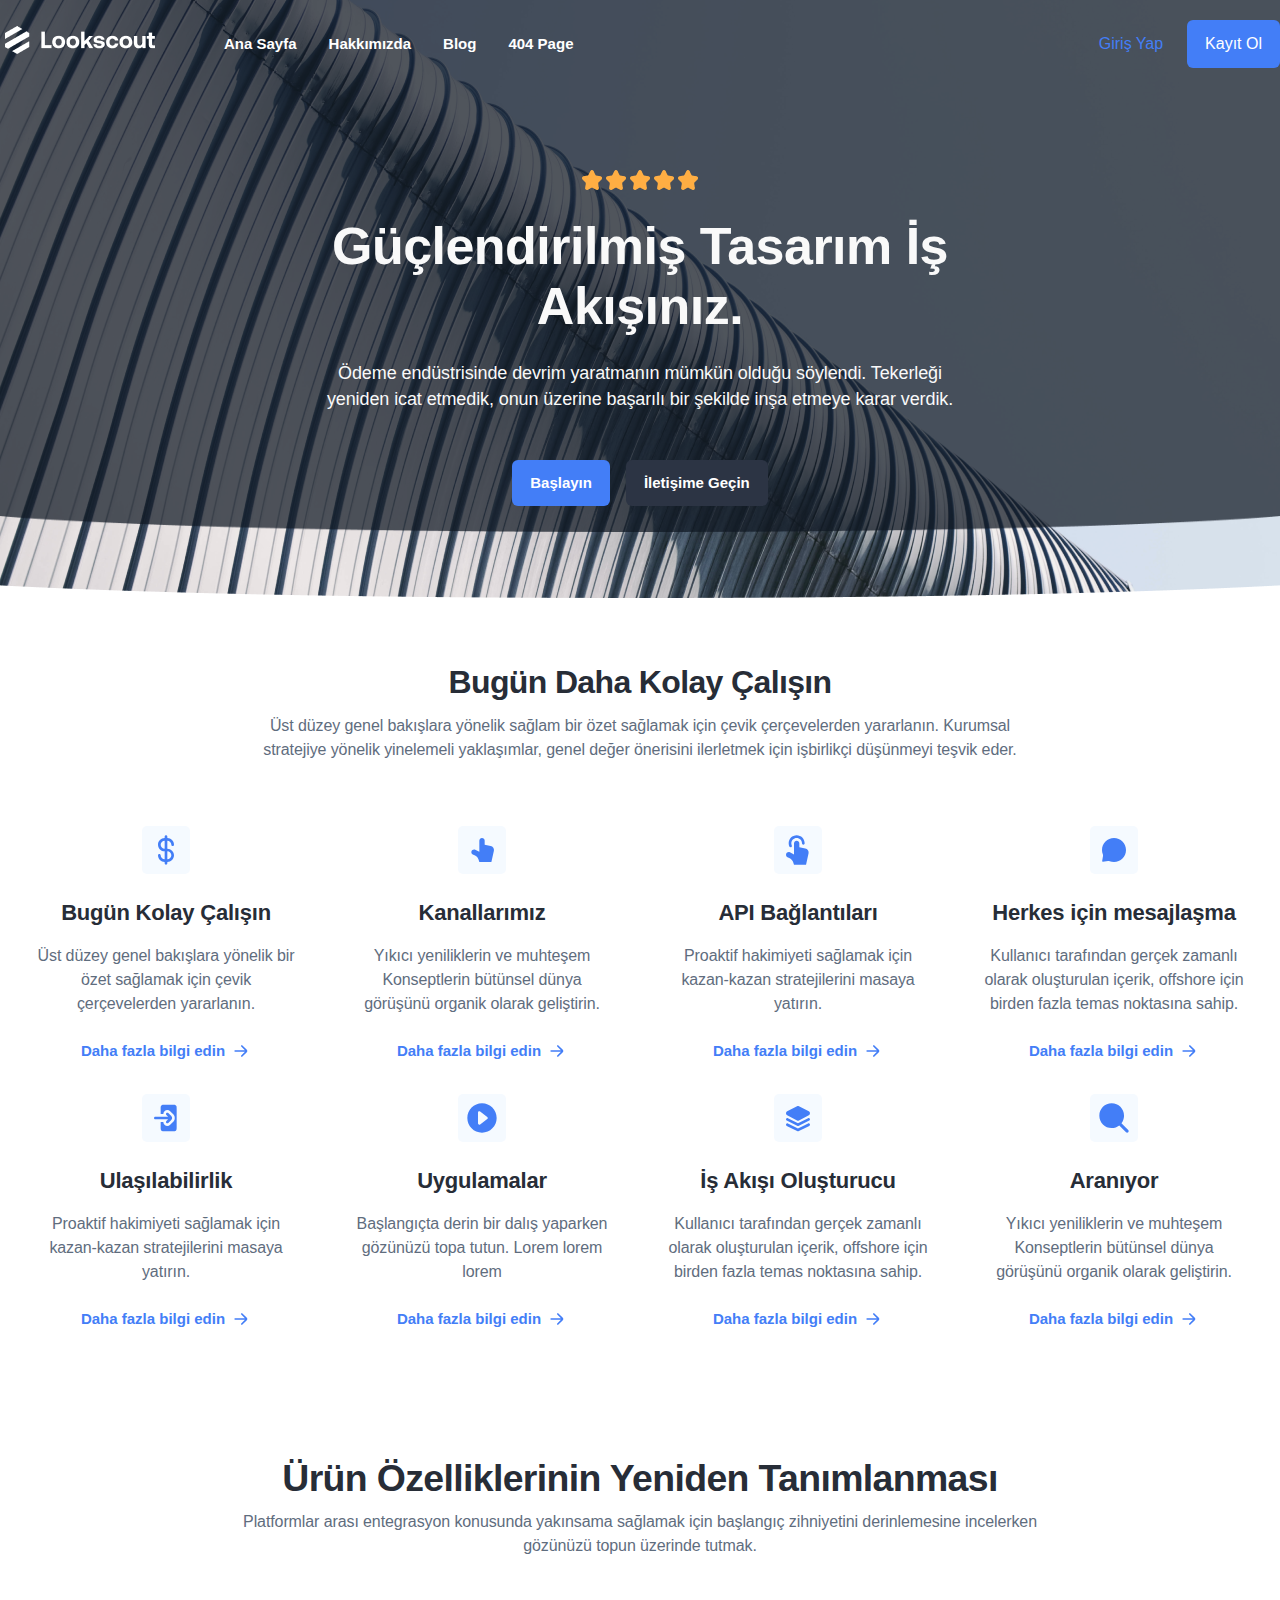
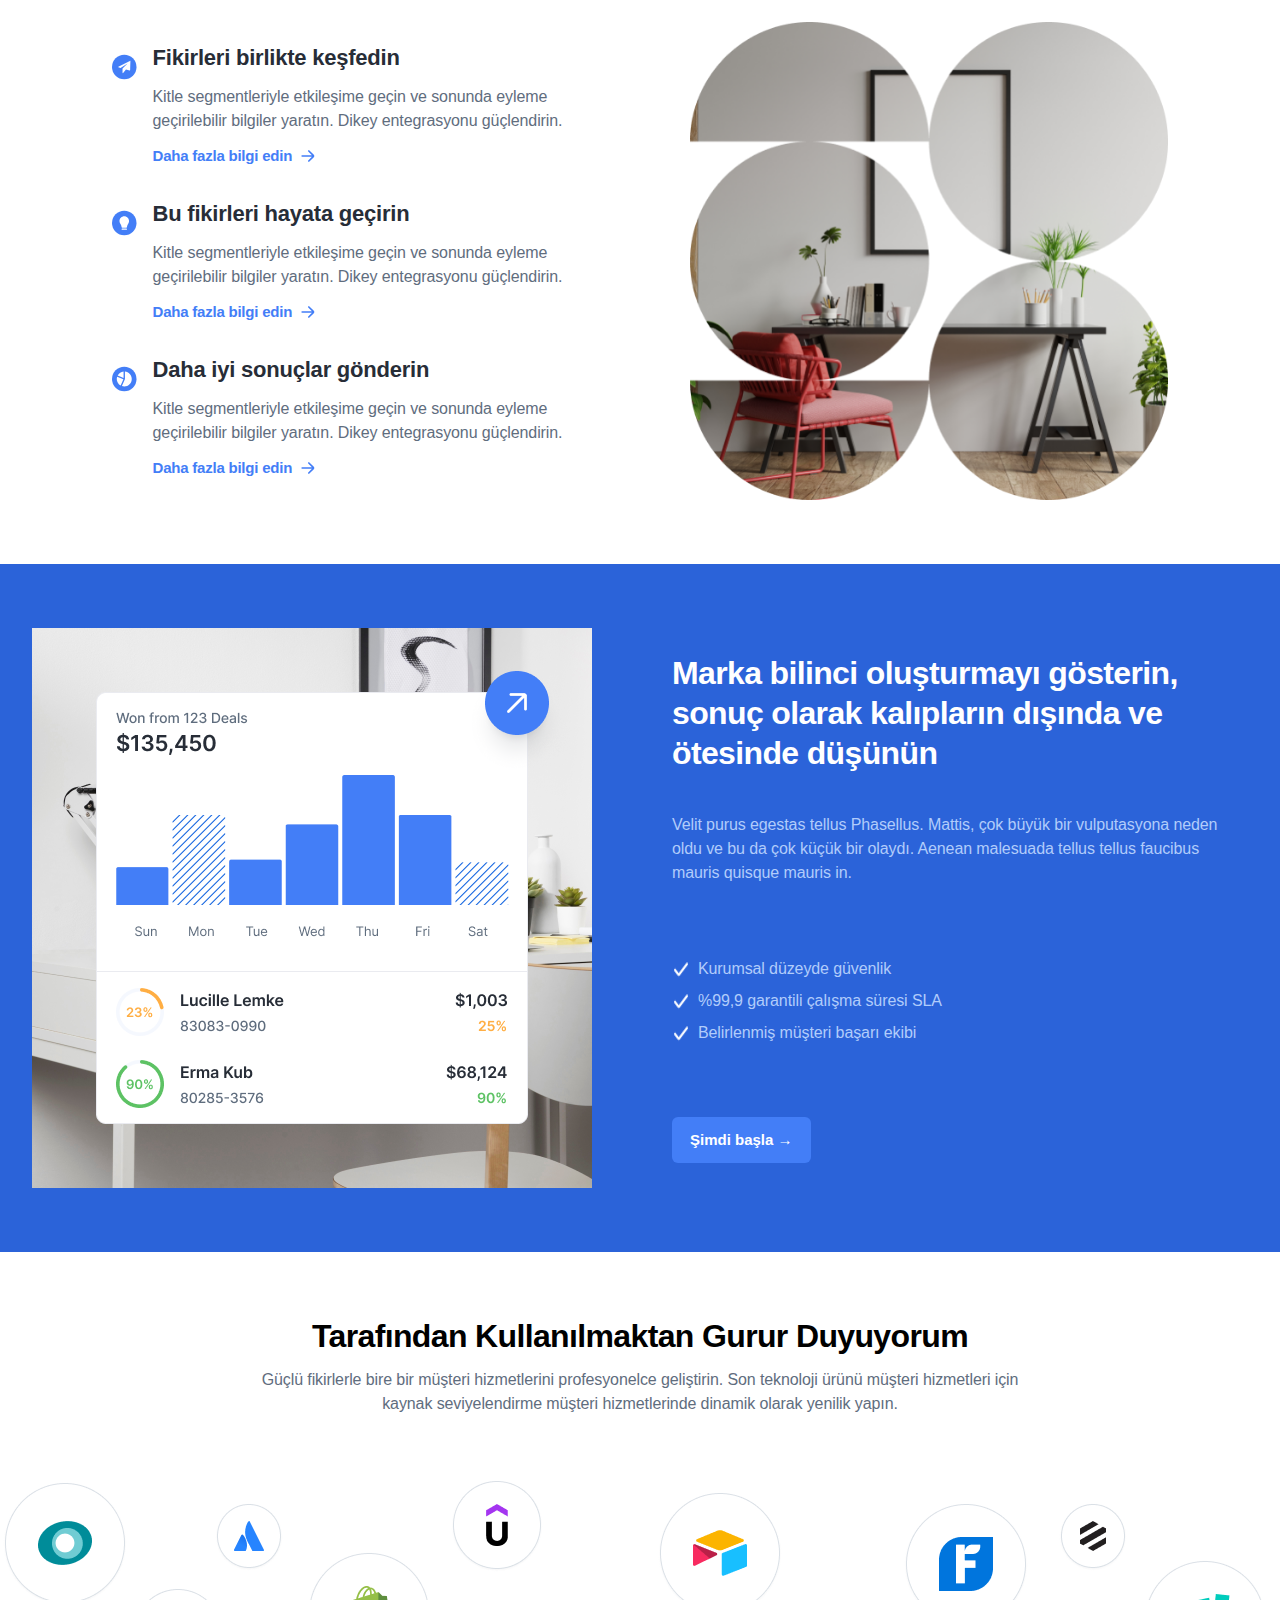
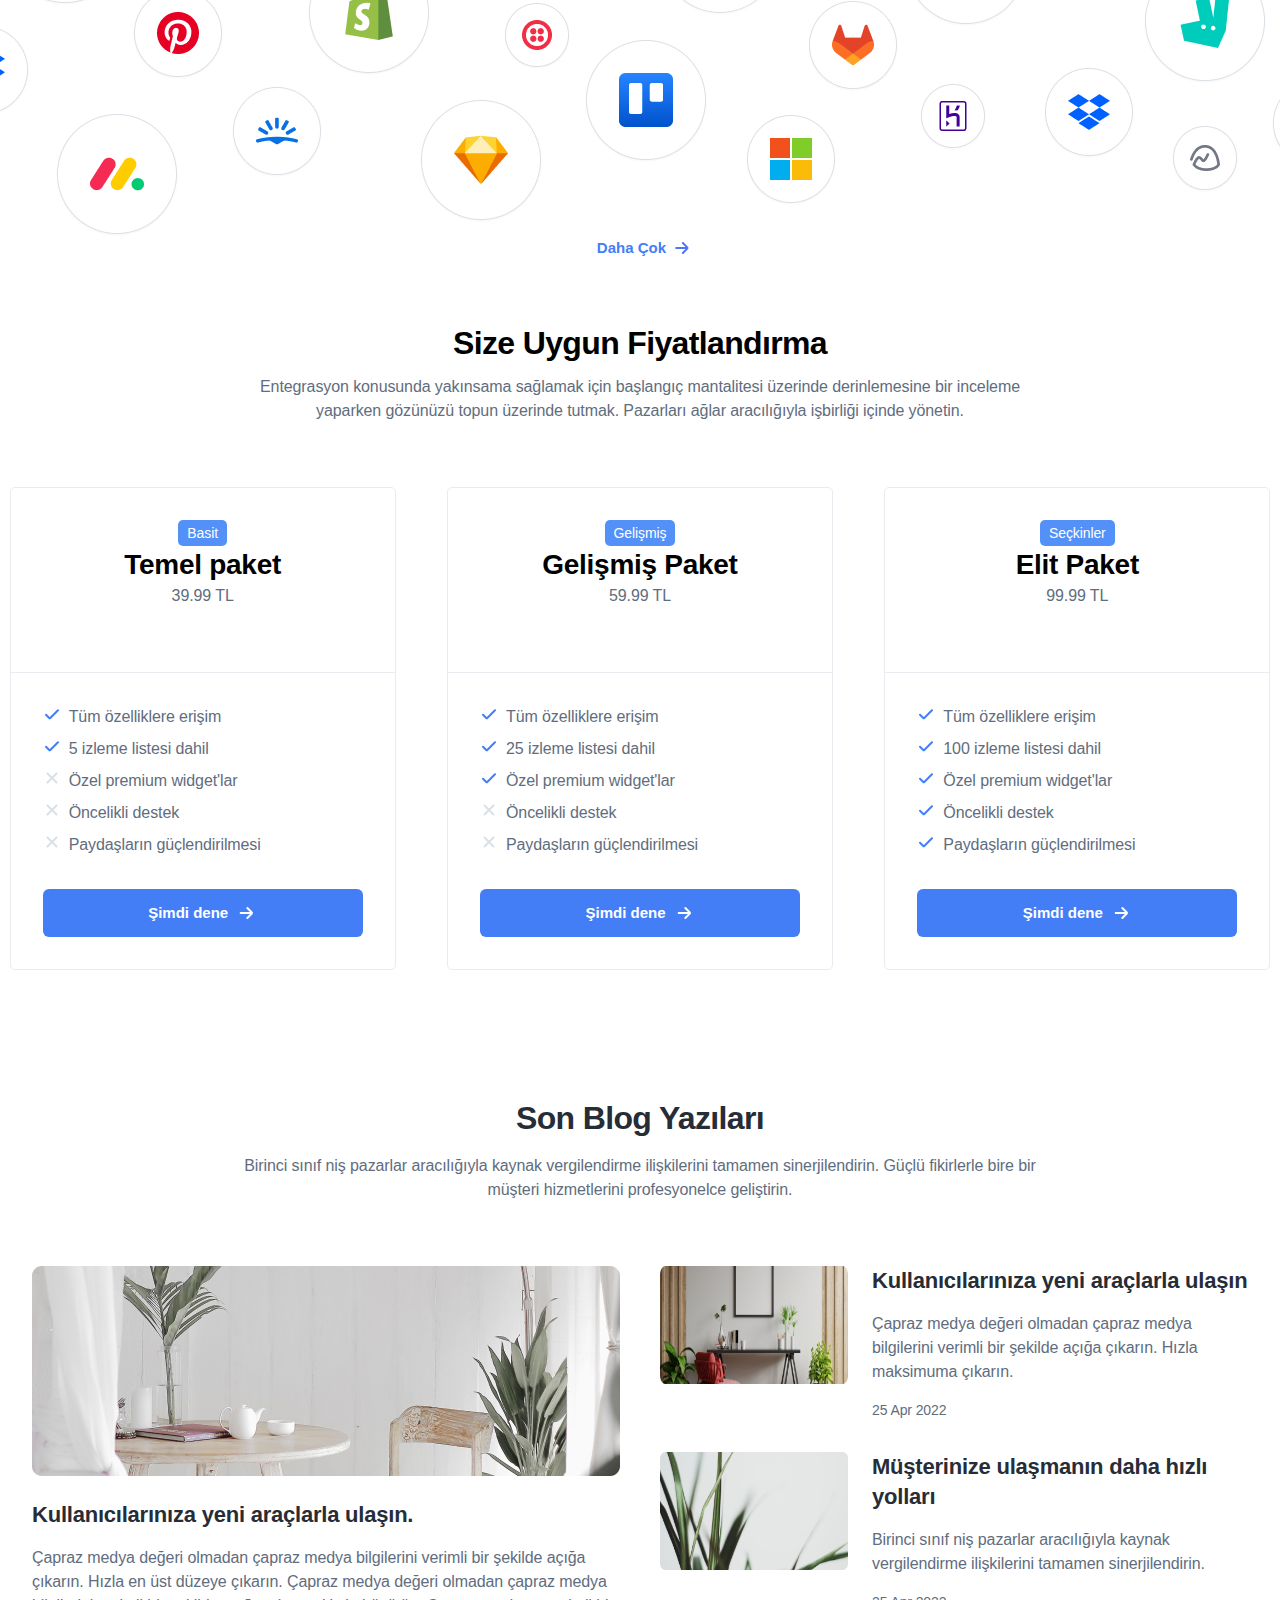
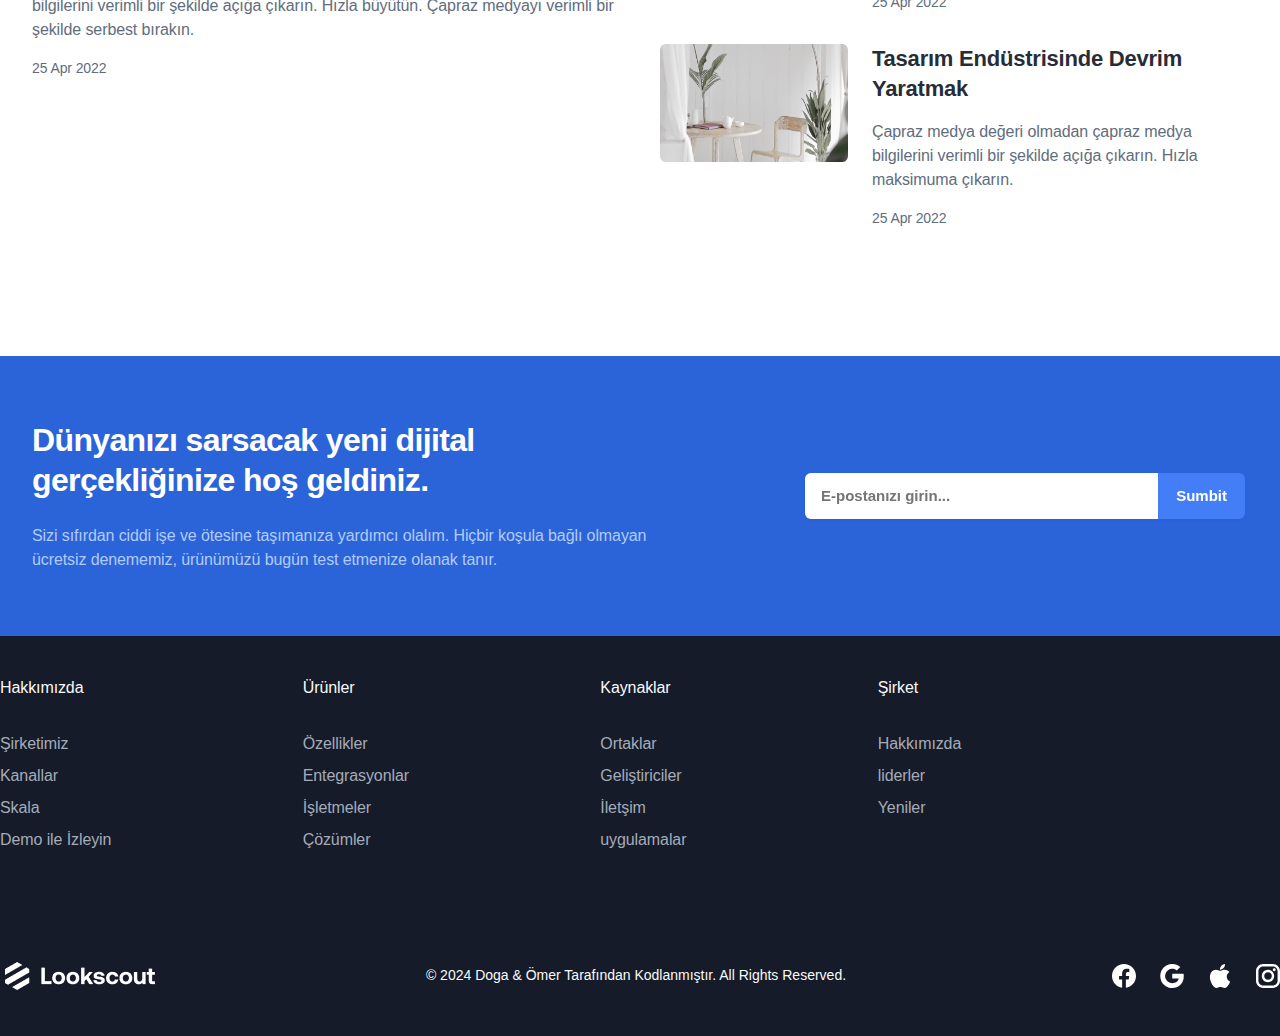
<file: index.html>
<!DOCTYPE html>
<html lang="tr">

<head>
  <meta charset="UTF-8">
  <meta name="viewport" content="width=device-width, initial-scale=1.0">
  <title>Header</title>
  <link rel="stylesheet" href="/assets/styles/header.css">
</head>

<body>
  <div class="container">

    <!-- header başlangıç -->
    <div class="header" style="background-image: url(/assets/img/base-background.png);" no-repeat>
      <img class="filter" src="/assets/img/filterbackground.png" alt="">
      <div class="header-navbar">
        <div class="header-navbar-box">
        <div class="header-navbar-box-logo">
          <a href="/header.html"><img src="/assets/img/logo.png" alt="logo"></a>
        </div>
        
          <div class="header-navbar-nav">
            <span></span>
            <span></span>
            <span></span>
            <ul>
              <li><a href="#">Ana Sayfa</a></li>
              <li><a href="/aboutus.html">Hakkımızda</a></li>
              <li><a href="/blog.html">Blog</a></li>
              <li><a href="/404.html">404 Page</a></li>
            </ul>
          </div>
        </div>
          <div class="header-navbar-nav-button">
            <label id="sing-up"><a href="#" style="color: #437EF7;">Giriş Yap</a></label>
            <label id="log-in"><a href="#">Kayıt Ol</a></label>
          </div>
        

      </div>
      <div class="header-navbar-col">
        <img src="/assets/img/Rating.png" alt="yıldız">
        <div class="header-navbar-text">
          <div class="header-navbar-text-box">
            <h1>Güçlendirilmiş Tasarım İş Akışınız.</h1>
            <p>Ödeme endüstrisinde devrim yaratmanın mümkün olduğu söylendi. Tekerleği yeniden icat
              etmedik, onun
              üzerine
              başarılı bir şekilde inşa etmeye karar verdik.</p>
          </div>
          <div class="header-navbar-text-buttom">
            <a href="#" id="blue">Başlayın</a>
            <a href="#" id="back">İletişime Geçin</a>
          </div>
        </div>
      </div>
    </div>
    <!-- header bitiş -->
    <!-- work-body başlangıç -->
    <div class="work-body">
      <div class="work-title-text">
        <h3>Bugün Daha Kolay Çalışın</h3>
        <p>Üst düzey genel bakışlara yönelik sağlam bir özet sağlamak için çevik çerçevelerden yararlanın. Kurumsal
          stratejiye yönelik yinelemeli yaklaşımlar, genel değer önerisini ilerletmek için işbirlikçi düşünmeyi teşvik
          eder.</p>
      </div>
      <div class="work-nav">
        <div class="work-nav-col-gap">
          <div class="work-nav-col-box">
            <div class="work-vav-col-icon">
              <svg width="48" height="48" viewBox="0 0 48 48" fill="none" xmlns="http://www.w3.org/2000/svg">
                <rect width="48" height="48" rx="5" fill="#F5FAFF" />
                <path fill-rule="evenodd" clip-rule="evenodd"
                  d="M25.3333 10.6663C25.3333 9.92996 24.7364 9.33301 24 9.33301C23.2636 9.33301 22.6667 9.92996 22.6667 10.6663V11.9997C18.9848 11.9997 16 14.9844 16 18.6663C16 22.3482 18.9848 25.333 22.6667 25.333V33.333C20.4575 33.333 18.6667 31.5421 18.6667 29.333C18.6667 28.5966 18.0697 27.9997 17.3333 27.9997C16.597 27.9997 16 28.5966 16 29.333C16 33.0149 18.9848 35.9997 22.6667 35.9997L22.6667 37.333C22.6667 38.0694 23.2636 38.6663 24 38.6663C24.7364 38.6663 25.3333 38.0694 25.3333 37.333L25.3333 35.9997C29.0152 35.9997 32 33.0149 32 29.333C32 25.6511 29.0152 22.6663 25.3333 22.6663V14.6663C27.5425 14.6663 29.3333 16.4572 29.3333 18.6663C29.3333 19.4027 29.9303 19.9997 30.6667 19.9997C31.403 19.9997 32 19.4027 32 18.6663C32 14.9844 29.0152 11.9997 25.3333 11.9997V10.6663ZM29.3333 29.333C29.3333 31.5421 27.5425 33.333 25.3333 33.333V25.333C27.5425 25.333 29.3333 27.1239 29.3333 29.333ZM18.6667 18.6663C18.6667 16.4572 20.4575 14.6663 22.6667 14.6663V22.6663C20.4575 22.6663 18.6667 20.8755 18.6667 18.6663Z"
                  fill="#437EF7" />
              </svg>
            </div>
            <div class="work-nav-col-text">
              <h4>Bugün Kolay Çalışın</h4>
              <p>Üst düzey genel bakışlara yönelik bir özet sağlamak için çevik çerçevelerden yararlanın.</p>
            </div>
            <div class="work-nav-col-detaly">
              <a href="#">
                <p>Daha fazla bilgi edin</p>
                <svg width="20" height="20" viewBox="0 0 20 20" fill="none" xmlns="http://www.w3.org/2000/svg">
                  <path
                    d="M4.16675 10H15.0001M10.8334 5L15.2442 9.41074C15.5696 9.73618 15.5696 10.2638 15.2442 10.5893L10.8334 15"
                    stroke="#437EF7" stroke-width="1.67" stroke-linecap="round" />
                </svg>
              </a>
            </div>
          </div>
          <div class="work-nav-col-box">
            <div class="work-vav-col-icon">
              <svg width="48" height="48" viewBox="0 0 48 48" fill="none" xmlns="http://www.w3.org/2000/svg">
                <rect width="48" height="48" rx="5" fill="#F5FAFF" />
                <path
                  d="M33.3809 36L35.9033 24.691C36.4026 22.4524 34.9145 20.2547 32.6441 19.8777L26.6666 18.6667V14.5714C26.6666 13.1513 25.4253 12 23.9999 12C22.5745 12 21.3333 13.2465 21.3333 14.6667L21.3364 25.7143L17.2313 23.6693C15.7654 22.9391 13.9902 23.6717 13.4719 25.2208C13.048 26.4876 13.6237 27.8721 14.8224 28.4693L17.0893 29.5986C18.707 30.4044 19.9371 31.8175 20.509 33.527L21.3364 36L33.3809 36Z"
                  fill="#437EF7" />
              </svg>
            </div>
            <div class="work-nav-col-text">
              <h4>Kanallarımız</h4>
              <p>Yıkıcı yeniliklerin ve muhteşem Konseptlerin bütünsel dünya görüşünü organik olarak geliştirin.</p>
            </div>
            <div class="work-nav-col-detaly">
              <a href="#">
                <p>Daha fazla bilgi edin</p>
                <svg width="20" height="20" viewBox="0 0 20 20" fill="none" xmlns="http://www.w3.org/2000/svg">
                  <path
                    d="M4.16675 10H15.0001M10.8334 5L15.2442 9.41074C15.5696 9.73618 15.5696 10.2638 15.2442 10.5893L10.8334 15"
                    stroke="#437EF7" stroke-width="1.67" stroke-linecap="round" />
                </svg>
              </a>
            </div>
          </div>
          <div class="work-nav-col-box">
            <div class="work-vav-col-icon">
              <svg width="48" height="48" viewBox="0 0 48 48" fill="none" xmlns="http://www.w3.org/2000/svg">
                <rect width="48" height="48" rx="5" fill="#F5FAFF" />
                <path
                  d="M17.3333 17.333C17.3333 14.3875 19.7211 11.9997 22.6667 11.9997C25.6122 11.9997 28 14.3875 28 17.333C28 18.0694 28.597 18.6663 29.3333 18.6663C30.0697 18.6663 30.6667 18.0694 30.6667 17.333C30.6667 12.9147 27.0849 9.33301 22.6667 9.33301C18.2484 9.33301 14.6667 12.9147 14.6667 17.333C14.6667 18.4683 14.904 19.5517 15.3329 20.5335C15.6277 21.2083 16.4138 21.5163 17.0886 21.2215C17.7633 20.9267 18.0714 20.1406 17.7765 19.4658C17.4919 18.8144 17.3333 18.094 17.3333 17.333Z"
                  fill="#437EF7" />
                <path
                  d="M34.57 27.3573L32.0476 38.6663L20.0032 38.6663L19.1758 36.1933C18.6038 34.4839 17.3737 33.0708 15.756 32.2649L13.4892 31.1357C12.2904 30.5385 11.7148 29.1539 12.1386 27.8871C12.6569 26.338 14.4322 25.6054 15.8981 26.3357L20.0032 28.3806L20 17.333C20 15.9128 21.2412 14.6663 22.6667 14.6663C24.0921 14.6663 25.3333 15.8176 25.3333 17.2378V21.333L31.3109 22.544C33.5813 22.921 35.0694 25.1187 34.57 27.3573Z"
                  fill="#437EF7" />
              </svg>
            </div>
            <div class="work-nav-col-text">
              <h4>API Bağlantıları</h4>
              <p>Proaktif hakimiyeti sağlamak için kazan-kazan stratejilerini masaya yatırın.</p>
            </div>
            <div class="work-nav-col-detaly">
              <a href="#">
                <p>Daha fazla bilgi edin</p>
                <svg width="20" height="20" viewBox="0 0 20 20" fill="none" xmlns="http://www.w3.org/2000/svg">
                  <path
                    d="M4.16675 10H15.0001M10.8334 5L15.2442 9.41074C15.5696 9.73618 15.5696 10.2638 15.2442 10.5893L10.8334 15"
                    stroke="#437EF7" stroke-width="1.67" stroke-linecap="round" />
                </svg>
              </a>
            </div>
          </div>
          <div class="work-nav-col-box">
            <div class="work-vav-col-icon">
              <svg width="48" height="48" viewBox="0 0 48 48" fill="none" xmlns="http://www.w3.org/2000/svg">
                <rect width="48" height="48" rx="5" fill="#F5FAFF" />
                <path
                  d="M24 36C30.6274 36 36 30.6274 36 24C36 17.3726 30.6274 12 24 12C17.3726 12 12 17.3726 12 24C12 25.5427 12.2911 27.0173 12.8213 28.3721C13.0206 28.8812 13.1061 29.432 13.0153 29.9712L12.1556 35.0763C12.0794 35.5283 12.4717 35.9206 12.9237 35.8444L18.0288 34.9847C18.568 34.8939 19.1188 34.9794 19.6279 35.1787C20.9827 35.7089 22.4573 36 24 36Z"
                  fill="#437EF7" />
              </svg>
            </div>
            <div class="work-nav-col-text">
              <h4>Herkes için mesajlaşma</h4>
              <p>Kullanıcı tarafından gerçek zamanlı olarak oluşturulan içerik, offshore için birden fazla temas
                noktasına
                sahip.</p>
            </div>
            <div class="work-nav-col-detaly">
              <a href="#">
                <p>Daha fazla bilgi edin</p>
                <svg width="20" height="20" viewBox="0 0 20 20" fill="none" xmlns="http://www.w3.org/2000/svg">
                  <path
                    d="M4.16675 10H15.0001M10.8334 5L15.2442 9.41074C15.5696 9.73618 15.5696 10.2638 15.2442 10.5893L10.8334 15"
                    stroke="#437EF7" stroke-width="1.67" stroke-linecap="round" />
                </svg>
              </a>
            </div>
          </div>
        </div>
        <div class="work-nav-col-gap">
          <div class="work-nav-col-box">
            <div class="work-vav-col-icon">
              <svg width="48" height="48" viewBox="0 0 48 48" fill="none" xmlns="http://www.w3.org/2000/svg">
                <rect width="48" height="48" rx="5" fill="#F5FAFF" />
                <path
                  d="M28.7977 21.5791C29.0357 21.817 29.2674 22.0487 29.4476 22.261C29.6455 22.4941 29.8583 22.79 29.9838 23.1763C30.1578 23.7119 30.1578 24.2888 29.9838 24.8244C29.8583 25.2107 29.6455 25.5065 29.4476 25.7396C29.2674 25.9519 29.0357 26.1836 28.7977 26.4215L26.2761 28.9431C25.7554 29.4638 24.9112 29.4638 24.3905 28.9431C23.8698 28.4224 23.8698 27.5782 24.3905 27.0575L26.1143 25.3337H13.3333C12.597 25.3337 12 24.7367 12 24.0003C12 23.2639 12.597 22.667 13.3333 22.667H26.1143L24.3905 20.9431C23.8698 20.4224 23.8698 19.5782 24.3905 19.0575C24.9112 18.5368 25.7554 18.5368 26.2761 19.0575L28.7977 21.5791Z"
                  fill="#437EF7" />
                <path
                  d="M18.6667 14.9337C18.6667 13.4402 18.6667 12.6934 18.9573 12.123C19.213 11.6213 19.6209 11.2133 20.1227 10.9576C20.6931 10.667 21.4399 10.667 22.9333 10.667H30.4C31.8935 10.667 32.6402 10.667 33.2106 10.9576C33.7124 11.2133 34.1204 11.6213 34.376 12.123C34.6667 12.6934 34.6667 13.4402 34.6667 14.9337V33.067C34.6667 34.5605 34.6667 35.3072 34.376 35.8776C34.1204 36.3794 33.7124 36.7873 33.2106 37.043C32.6402 37.3337 31.8935 37.3337 30.4 37.3337H22.9333C21.4399 37.3337 20.6931 37.3337 20.1227 37.043C19.6209 36.7873 19.213 36.3794 18.9573 35.8776C18.6667 35.3072 18.6667 34.5605 18.6667 33.067V28.0003H21.3333C21.3333 29.024 21.7238 30.0477 22.5049 30.8288C24.067 32.3909 26.5996 32.3909 28.1617 30.8288L30.7149 28.2756C30.9289 28.0618 31.2282 27.7627 31.4805 27.4655C31.7863 27.1052 32.2426 26.5021 32.52 25.6484C32.868 24.5773 32.868 23.4234 32.52 22.3522C32.2426 21.4986 31.7863 20.8954 31.4805 20.5352C31.2281 20.2379 30.9289 19.9389 30.7149 19.725L28.1617 17.1719C26.5996 15.6098 24.067 15.6098 22.5049 17.1719C21.7238 17.9529 21.3333 18.9766 21.3333 20.0003H18.6667V14.9337Z"
                  fill="#437EF7" />
              </svg>
            </div>
            <div class="work-nav-col-text">
              <h4>Ulaşılabilirlik</h4>
              <p>Proaktif hakimiyeti sağlamak için kazan-kazan stratejilerini masaya yatırın.</p>
            </div>
            <div class="work-nav-col-detaly">
              <a href="#">
                <p>Daha fazla bilgi edin</p>
                <svg width="20" height="20" viewBox="0 0 20 20" fill="none" xmlns="http://www.w3.org/2000/svg">
                  <path
                    d="M4.16675 10H15.0001M10.8334 5L15.2442 9.41074C15.5696 9.73618 15.5696 10.2638 15.2442 10.5893L10.8334 15"
                    stroke="#437EF7" stroke-width="1.67" stroke-linecap="round" />
                </svg>
              </a>
            </div>
          </div>
          <div class="work-nav-col-box">
            <div class="work-vav-col-icon">
              <svg width="48" height="48" viewBox="0 0 48 48" fill="none" xmlns="http://www.w3.org/2000/svg">
                <rect width="48" height="48" rx="5" fill="#F5FAFF" />
                <path fill-rule="evenodd" clip-rule="evenodd"
                  d="M23.9999 38.6663C32.1001 38.6663 38.6666 32.0998 38.6666 23.9997C38.6666 15.8995 32.1001 9.33301 23.9999 9.33301C15.8997 9.33301 9.33325 15.8995 9.33325 23.9997C9.33325 32.0998 15.8997 38.6663 23.9999 38.6663ZM22.1333 17.5997C21.2543 16.9404 19.9999 17.5676 19.9999 18.6663V29.333C19.9999 30.4317 21.2543 31.0589 22.1333 30.3997L29.2444 25.0663C29.9555 24.533 29.9555 23.4663 29.2444 22.933L22.1333 17.5997Z"
                  fill="#437EF7" />
              </svg>
            </div>
            <div class="work-nav-col-text">
              <h4>Uygulamalar</h4>
              <p>Başlangıçta derin bir dalış yaparken gözünüzü topa tutun. Lorem lorem lorem</p>
            </div>
            <div class="work-nav-col-detaly">
              <a href="#">
                <p>Daha fazla bilgi edin</p>
                <svg width="20" height="20" viewBox="0 0 20 20" fill="none" xmlns="http://www.w3.org/2000/svg">
                  <path
                    d="M4.16675 10H15.0001M10.8334 5L15.2442 9.41074C15.5696 9.73618 15.5696 10.2638 15.2442 10.5893L10.8334 15"
                    stroke="#437EF7" stroke-width="1.67" stroke-linecap="round" />
                </svg>
              </a>
            </div>
          </div>
          <div class="work-nav-col-box">
            <div class="work-vav-col-icon">
              <svg width="48" height="48" viewBox="0 0 48 48" fill="none" xmlns="http://www.w3.org/2000/svg">
                <rect width="48" height="48" rx="5" fill="#F5FAFF" />
                <path
                  d="M23.0397 12.235C23.6442 11.9217 24.3558 11.9217 24.9604 12.235L34.813 17.3421C36.3957 18.1625 36.3957 20.5041 34.813 21.3246L24.9604 26.4316C24.3558 26.745 23.6442 26.745 23.0397 26.4316L13.1871 21.3246C11.6044 20.5041 11.6043 18.1625 13.1871 17.3421L23.0397 12.235Z"
                  fill="#437EF7" />
                <path
                  d="M13.9332 24.1425C13.2755 23.8113 12.4739 24.0759 12.1426 24.7335C11.8113 25.3912 12.0759 26.1929 12.7336 26.5241L23.1021 31.7469C23.6671 32.0315 24.333 32.0315 24.898 31.7469L35.2665 26.5241C35.9242 26.1929 36.1888 25.3912 35.8575 24.7335C35.5262 24.0759 34.7245 23.8113 34.0669 24.1425L24 29.2134L13.9332 24.1425Z"
                  fill="#437EF7" />
                <path
                  d="M13.9332 29.5155C13.2755 29.1842 12.4739 29.4488 12.1426 30.1065C11.8113 30.7641 12.0759 31.5658 12.7336 31.8971L23.1021 37.1199C23.6671 37.4045 24.333 37.4045 24.898 37.1199L35.2665 31.8971C35.9242 31.5658 36.1888 30.7641 35.8575 30.1065C35.5262 29.4488 34.7245 29.1842 34.0669 29.5155L24 34.5863L13.9332 29.5155Z"
                  fill="#437EF7" />
              </svg>
            </div>
            <div class="work-nav-col-text">
              <h4>İş Akışı Oluşturucu</h4>
              <p>Kullanıcı tarafından gerçek zamanlı olarak oluşturulan içerik, offshore için birden fazla temas
                noktasına
                sahip.</p>
            </div>
            <div class="work-nav-col-detaly">
              <a href="#">
                <p>Daha fazla bilgi edin</p>
                <svg width="20" height="20" viewBox="0 0 20 20" fill="none" xmlns="http://www.w3.org/2000/svg">
                  <path
                    d="M4.16675 10H15.0001M10.8334 5L15.2442 9.41074C15.5696 9.73618 15.5696 10.2638 15.2442 10.5893L10.8334 15"
                    stroke="#437EF7" stroke-width="1.67" stroke-linecap="round" />
                </svg>
              </a>
            </div>
          </div>
          <div class="work-nav-col-box">
            <div class="work-vav-col-icon">
              <svg width="48" height="48" viewBox="0 0 48 48" fill="none" xmlns="http://www.w3.org/2000/svg">
                <rect width="48" height="48" rx="5" fill="#F5FAFF" />
                <path
                  d="M31.4412 29.2575C33.067 27.166 34.0351 24.538 34.0351 21.6838C34.0351 14.8627 28.5054 9.33301 21.6842 9.33301C14.863 9.33301 9.33337 14.8627 9.33337 21.6838C9.33337 28.505 14.863 34.0347 21.6842 34.0347C24.5384 34.0347 27.1664 33.0666 29.2578 31.4408L36.0312 38.2142C36.6341 38.8171 37.6116 38.8171 38.2145 38.2142C38.8174 37.6112 38.8174 36.6337 38.2145 36.0308L31.4412 29.2575Z"
                  fill="#437EF7" />
              </svg>
            </div>
            <div class="work-nav-col-text">
              <h4>Aranıyor</h4>
              <p>Yıkıcı yeniliklerin ve muhteşem Konseptlerin bütünsel dünya görüşünü organik olarak geliştirin.</p>
            </div>
            <div class="work-nav-col-detaly">
              <a href="#">
                <p>Daha fazla bilgi edin</p>
                <svg width="20" height="20" viewBox="0 0 20 20" fill="none" xmlns="http://www.w3.org/2000/svg">
                  <path
                    d="M4.16675 10H15.0001M10.8334 5L15.2442 9.41074C15.5696 9.73618 15.5696 10.2638 15.2442 10.5893L10.8334 15"
                    stroke="#437EF7" stroke-width="1.67" stroke-linecap="round" />
                </svg>
              </a>
            </div>
          </div>
        </div>
      </div>
    </div>
    <!-- work-body bitiş -->
    <!-- product-body başlangıç -->
    <div class="product-body">
      <div class="product">
        <div class="product-title-text">
          <h3>Ürün Özelliklerinin Yeniden Tanımlanması</h3>
          <p>Platformlar arası entegrasyon konusunda yakınsama sağlamak için başlangıç ​​zihniyetini derinlemesine
            incelerken gözünüzü topun üzerinde tutmak.</p>
        </div>
        <div class="product-col">
          <div class="product-col-box">
            <div class="product-box">
              <div class="product-box-nav">
                <svg width="48" height="48" viewBox="0 0 48 48" fill="none" xmlns="http://www.w3.org/2000/svg">
                  <rect width="48" height="48" rx="24" fill="#437EF7" />
                  <path
                    d="M34.9839 12.0747L12.3882 23.3143C11.8136 23.6001 11.8947 24.44 12.5135 24.6118L16.718 25.8129L30.4175 17.14L20.5883 26.9185V35.3001C20.5883 35.9361 21.3731 36.2412 21.8065 35.7736L27.3369 28.7272L34.5956 30.7424C35.035 30.8644 35.4727 30.5438 35.4861 30.0902L35.9997 12.72C36.0153 12.192 35.4588 11.8385 34.9839 12.0747Z"
                    fill="white" />
                </svg>
                <div class="product-box-text">
                  <div class="product-box-text-col">
                    <h4>Fikirleri birlikte keşfedin</h4>
                    <p>Kitle segmentleriyle etkileşime geçin ve sonunda eyleme geçirilebilir bilgiler yaratın. Dikey
                      entegrasyonu güçlendirin.</p>
                    <a href="#" class="product-detaly">Daha fazla bilgi edin
                      <svg width="20" height="20" viewBox="0 0 20 20" fill="none" xmlns="http://www.w3.org/2000/svg">
                        <path
                          d="M4.16675 10H15.0001M10.8334 5L15.2442 9.41074C15.5696 9.73618 15.5696 10.2638 15.2442 10.5893L10.8334 15"
                          stroke="#437EF7" stroke-width="1.67" stroke-linecap="round" />
                      </svg>

                    </a>
                  </div>
                </div>
              </div>
            </div>
            <div class="product-box">
              <div class="product-box-nav">
                <svg width="48" height="48" viewBox="0 0 48 48" fill="none" xmlns="http://www.w3.org/2000/svg">
                  <rect width="48" height="48" rx="24" fill="#437EF7" />
                  <path
                    d="M24.0001 10.6665C18.8454 10.6665 14.6667 14.8452 14.6667 19.9998C14.6667 21.3812 14.9677 22.696 15.5089 23.879C15.846 24.6158 16.228 25.3401 16.5931 26.0297L16.633 26.105C16.9896 26.7784 17.3291 27.4196 17.6316 28.0645C18.2602 29.4046 18.6667 30.6371 18.6667 31.8806C18.6667 32.6828 19.3171 33.3332 20.1193 33.3332H27.8809C28.6831 33.3332 29.3334 32.6828 29.3334 31.8806C29.3334 30.6371 29.74 29.4046 30.3685 28.0645C30.671 27.4196 31.0106 26.7784 31.3672 26.1051L31.407 26.0297C31.7722 25.3401 32.1541 24.6158 32.4912 23.879C33.0324 22.696 33.3334 21.3812 33.3334 19.9998C33.3334 14.8452 29.1547 10.6665 24.0001 10.6665Z"
                    fill="white" />
                  <path
                    d="M20.0001 34.6665C19.2637 34.6665 18.6667 35.2635 18.6667 35.9998C18.6667 36.7362 19.2637 37.3332 20.0001 37.3332H28.0001C28.7365 37.3332 29.3334 36.7362 29.3334 35.9998C29.3334 35.2635 28.7365 34.6665 28.0001 34.6665H20.0001Z"
                    fill="white" />
                </svg>

                <div class="product-box-text">
                  <div class="product-box-text-col">
                    <h4>Bu fikirleri hayata geçirin</h4>
                    <p>Kitle segmentleriyle etkileşime geçin ve sonunda eyleme geçirilebilir bilgiler yaratın. Dikey
                      entegrasyonu güçlendirin.</p>
                    <a href="#" class="product-detaly">Daha fazla bilgi edin
                      <svg width="20" height="20" viewBox="0 0 20 20" fill="none" xmlns="http://www.w3.org/2000/svg">
                        <path
                          d="M4.16675 10H15.0001M10.8334 5L15.2442 9.41074C15.5696 9.73618 15.5696 10.2638 15.2442 10.5893L10.8334 15"
                          stroke="#437EF7" stroke-width="1.67" stroke-linecap="round" />
                      </svg>

                    </a>
                  </div>
                </div>
              </div>
            </div>
            <div class="product-box">
              <div class="product-box-nav">
                <svg width="48" height="48" viewBox="0 0 48 48" fill="none" xmlns="http://www.w3.org/2000/svg">
                  <rect width="48" height="48" rx="24" fill="#437EF7" />
                  <path
                    d="M10.0758 19.3796C9.59406 20.8322 9.33325 22.3856 9.33325 23.9999C9.33325 29.5391 12.4039 34.3611 16.9359 36.8565L22.2446 24.6889L10.0758 19.3796Z"
                    fill="white" />
                  <path d="M11.1434 16.9359L22.6666 21.9636V9.39307C17.6935 9.84121 13.4363 12.7717 11.1434 16.9359Z"
                    fill="white" />
                  <path
                    d="M23.9999 38.6666C22.3856 38.6666 20.8322 38.4058 19.3795 37.924L25.2106 24.5593C25.2516 24.4708 25.2831 24.377 25.3039 24.2793C25.3261 24.1764 25.3356 24.0727 25.3333 23.9702V9.39307C32.8086 10.0667 38.6666 16.3492 38.6666 23.9999C38.6666 32.1001 32.1001 38.6666 23.9999 38.6666Z"
                    fill="white" />
                </svg>
                <div class="product-box-text">
                  <div class="product-box-text-col">
                    <h4>Daha iyi sonuçlar gönderin</h4>
                    <p>Kitle segmentleriyle etkileşime geçin ve sonunda eyleme geçirilebilir bilgiler yaratın. Dikey
                      entegrasyonu güçlendirin.</p>
                    <a href="#" class="product-detaly">Daha fazla bilgi edin
                      <svg width="20" height="20" viewBox="0 0 20 20" fill="none" xmlns="http://www.w3.org/2000/svg">
                        <path
                          d="M4.16675 10H15.0001M10.8334 5L15.2442 9.41074C15.5696 9.73618 15.5696 10.2638 15.2442 10.5893L10.8334 15"
                          stroke="#437EF7" stroke-width="1.67" stroke-linecap="round" />
                      </svg>
                    </a>
                  </div>
                </div>
              </div>
            </div>
          </div>
          <div class="product-img">
            <img class="desktop" src="/assets/img/back-Right.png" alt="">
            <img class="tablet-mobil" src="/assets/img/product.png" alt="">
          </div>
        </div>
      </div>
    </div>
    <!-- product-body bitiş -->
    <!-- features başlangıç -->
    <div class="features">
      <div class="features-body">
        <div class="features-img">
          <img src="/assets/img/features.png" alt="">
        </div>
        <div class="features-text">
          <h2>Marka bilinci oluşturmayı gösterin, sonuç olarak kalıpların dışında ve ötesinde düşünün</h2>
          <p>Velit purus egestas tellus Phasellus. Mattis, çok büyük bir vulputasyona neden oldu ve bu da çok küçük bir
            olaydı. Aenean malesuada tellus tellus faucibus mauris quisque mauris in.</p>
          <div class="features-text-list">
            <ul>
              <li><img src="/assets/img/check-whit.png" alt="">
                <p>Kurumsal düzeyde güvenlik</p>
              </li>
              <li><img src="/assets/img/check-whit.png" alt="">
                <p> %99,9 garantili çalışma süresi SLA</p>
              </li>
              <li><img src="/assets/img/check-whit.png" alt="">
                <p>Belirlenmiş müşteri başarı ekibi</p>
              </li>
            </ul>
          </div>
          <label><button>Şimdi başla &#8594;</button></label>
        </div>
      </div>
    </div>
    <!-- features bitiş -->
    <!-- proud başlangıç -->
    <div class="proud">
      <div class="proud-text">
        <h3>Tarafından Kullanılmaktan Gurur Duyuyorum</h3>
        <p style="color: #5F6D7E;">Güçlü fikirlerle bire bir müşteri hizmetlerini profesyonelce geliştirin. Son
          teknoloji ürünü müşteri
          hizmetleri için kaynak seviyelendirme müşteri hizmetlerinde dinamik olarak yenilik yapın.</p>
      </div>
      <div class="proud-img">
        <img class="desktop"  src="/assets/img/pagination.png" alt="desktop">
        <img class="tablet"  src="/assets/img/paginationtablet.png" alt="tablet">
        <img class="mobil"  src="/assets/img/paginationmobil.png" alt="mobil">
        <a href="#" style="color: #437EF7;">Daha Çok <svg width="20" height="20" viewBox="0 0 20 20" fill="none"
            xmlns="http://www.w3.org/2000/svg">
            <path
              d="M4.16675 10H15.0001M10.8334 5L15.2442 9.41074C15.5696 9.73618 15.5696 10.2638 15.2442 10.5893L10.8334 15"
              stroke="#4E74FA" stroke-width="2" stroke-linecap="round" />
          </svg>
        </a>
      </div>
    </div>
    <!-- proud bitiş -->
    <!-- princing başlangıç -->
    <div class="princing">
      <div class="princing-text">
        <h2>Size Uygun Fiyatlandırma</h2>
        <p>Entegrasyon konusunda yakınsama sağlamak için başlangıç ​​​​mantalitesi üzerinde derinlemesine bir inceleme
          yaparken gözünüzü topun üzerinde tutmak. Pazarları ağlar aracılığıyla işbirliği içinde yönetin.</p>
      </div>
      <div class="princing-card">
        <div class="princing-card-col">
          <div class="princing-card-col-container">
            <div class="pricing-plan-title">
              <p class="pricing-plan-bc-title"> Basit</p>
              <h3>Temel paket</h3>
              <h6>39.99 TL</h6>
            </div>
            <div class="pricing-plan-list">
              <ul>
                <li><svg width="18" height="18" viewBox="0 0 18 18" fill="none" xmlns="http://www.w3.org/2000/svg">
                    <path d="M15 5.25L7.28033 12.9697C6.98744 13.2626 6.51256 13.2626 6.21967 12.9697L3 9.75"
                      stroke="#437EF7" stroke-width="2" stroke-linecap="round" />
                  </svg>
                  <p>Tüm özelliklere erişim</p>
                </li>
                <li><svg width="18" height="18" viewBox="0 0 18 18" fill="none" xmlns="http://www.w3.org/2000/svg">
                    <path d="M15 5.25L7.28033 12.9697C6.98744 13.2626 6.51256 13.2626 6.21967 12.9697L3 9.75"
                      stroke="#437EF7" stroke-width="2" stroke-linecap="round" />
                  </svg>
                  <p>5 izleme listesi dahil</p>
                </li>
                <li><svg width="18" height="18" viewBox="0 0 18 18" fill="none" xmlns="http://www.w3.org/2000/svg">
                    <path d="M13.5 4.5L4.5 13.5M13.5 13.5L4.5 4.50001" stroke="#DAE0E6" stroke-width="2"
                      stroke-linecap="round" />
                  </svg>
                  <p>Özel premium widget'lar</p>
                </li>
                <li><svg width="18" height="18" viewBox="0 0 18 18" fill="none" xmlns="http://www.w3.org/2000/svg">
                    <path d="M13.5 4.5L4.5 13.5M13.5 13.5L4.5 4.50001" stroke="#DAE0E6" stroke-width="2"
                      stroke-linecap="round" />
                  </svg>
                  <p>Öncelikli destek</p>
                </li>
                <li><svg width="18" height="18" viewBox="0 0 18 18" fill="none" xmlns="http://www.w3.org/2000/svg">
                    <path d="M13.5 4.5L4.5 13.5M13.5 13.5L4.5 4.50001" stroke="#DAE0E6" stroke-width="2"
                      stroke-linecap="round" />
                  </svg>
                  <p>Paydaşların güçlendirilmesi</p>
                </li>
              </ul>
              <a href="#">Şimdi dene <svg width="21" height="20" viewBox="0 0 21 20" fill="none"
                  xmlns="http://www.w3.org/2000/svg">
                  <path
                    d="M4.66675 10H15.5001M11.3334 5L15.7442 9.41074C16.0696 9.73618 16.0696 10.2638 15.7442 10.5893L11.3334 15"
                    stroke="white" stroke-width="2" stroke-linecap="round" />
                </svg>
              </a>
            </div>
          </div>
        </div>
        <div class="princing-card-col">
          <div class="princing-card-col-container">
            <div class="pricing-plan-title">
              <p class="pricing-plan-bc-title"> Gelişmiş</p>
              <h3>Gelişmiş Paket</h3>
              <h6>59.99 TL</h6>
            </div>
            <div class="pricing-plan-list">
              <ul>
                <li><svg width="18" height="18" viewBox="0 0 18 18" fill="none" xmlns="http://www.w3.org/2000/svg">
                    <path d="M15 5.25L7.28033 12.9697C6.98744 13.2626 6.51256 13.2626 6.21967 12.9697L3 9.75"
                      stroke="#437EF7" stroke-width="2" stroke-linecap="round" />
                  </svg>
                  <p>Tüm özelliklere erişim</p>
                </li>
                <li><svg width="18" height="18" viewBox="0 0 18 18" fill="none" xmlns="http://www.w3.org/2000/svg">
                    <path d="M15 5.25L7.28033 12.9697C6.98744 13.2626 6.51256 13.2626 6.21967 12.9697L3 9.75"
                      stroke="#437EF7" stroke-width="2" stroke-linecap="round" />
                  </svg>
                  <p>25 izleme listesi dahil</p>
                </li>
                <li><svg width="18" height="18" viewBox="0 0 18 18" fill="none" xmlns="http://www.w3.org/2000/svg">
                    <path d="M15 5.25L7.28033 12.9697C6.98744 13.2626 6.51256 13.2626 6.21967 12.9697L3 9.75"
                      stroke="#437EF7" stroke-width="2" stroke-linecap="round" />
                  </svg>
                  <p>Özel premium widget'lar</p>
                </li>
                <li><svg width="18" height="18" viewBox="0 0 18 18" fill="none" xmlns="http://www.w3.org/2000/svg">
                    <path d="M13.5 4.5L4.5 13.5M13.5 13.5L4.5 4.50001" stroke="#DAE0E6" stroke-width="2"
                      stroke-linecap="round" />
                  </svg>
                  <p>Öncelikli destek</p>
                </li>
                <li><svg width="18" height="18" viewBox="0 0 18 18" fill="none" xmlns="http://www.w3.org/2000/svg">
                    <path d="M13.5 4.5L4.5 13.5M13.5 13.5L4.5 4.50001" stroke="#DAE0E6" stroke-width="2"
                      stroke-linecap="round" />
                  </svg>
                  <p>Paydaşların güçlendirilmesi</p>
                </li>
              </ul>
              <a href="#">Şimdi dene <svg width="21" height="20" viewBox="0 0 21 20" fill="none"
                  xmlns="http://www.w3.org/2000/svg">
                  <path
                    d="M4.66675 10H15.5001M11.3334 5L15.7442 9.41074C16.0696 9.73618 16.0696 10.2638 15.7442 10.5893L11.3334 15"
                    stroke="white" stroke-width="2" stroke-linecap="round" />
                </svg>
              </a>
            </div>
          </div>
        </div>
        <div class="princing-card-col tablet">
          <div class="princing-card-col-container">
            <div class="pricing-plan-title">
              <p class="pricing-plan-bc-title"> Seçkinler</p>
              <h3>Elit Paket</h3>
              <h6>99.99 TL</h6>
            </div>
            <div class="pricing-plan-list ">
              <ul>
                <li><svg width="18" height="18" viewBox="0 0 18 18" fill="none" xmlns="http://www.w3.org/2000/svg">
                    <path d="M15 5.25L7.28033 12.9697C6.98744 13.2626 6.51256 13.2626 6.21967 12.9697L3 9.75"
                      stroke="#437EF7" stroke-width="2" stroke-linecap="round" />
                  </svg>
                  <p>Tüm özelliklere erişim</p>
                </li>
                <li><svg width="18" height="18" viewBox="0 0 18 18" fill="none" xmlns="http://www.w3.org/2000/svg">
                    <path d="M15 5.25L7.28033 12.9697C6.98744 13.2626 6.51256 13.2626 6.21967 12.9697L3 9.75"
                      stroke="#437EF7" stroke-width="2" stroke-linecap="round" />
                  </svg>
                  <p>100 izleme listesi dahil</p>
                </li>
                <li><svg width="18" height="18" viewBox="0 0 18 18" fill="none" xmlns="http://www.w3.org/2000/svg">
                    <path d="M15 5.25L7.28033 12.9697C6.98744 13.2626 6.51256 13.2626 6.21967 12.9697L3 9.75"
                      stroke="#437EF7" stroke-width="2" stroke-linecap="round" />
                  </svg>
                  <p>Özel premium widget'lar</p>
                </li>
                <li><svg width="18" height="18" viewBox="0 0 18 18" fill="none" xmlns="http://www.w3.org/2000/svg">
                    <path d="M15 5.25L7.28033 12.9697C6.98744 13.2626 6.51256 13.2626 6.21967 12.9697L3 9.75"
                      stroke="#437EF7" stroke-width="2" stroke-linecap="round" />
                  </svg>
                  <p>Öncelikli destek</p>
                </li>
                <li><svg width="18" height="18" viewBox="0 0 18 18" fill="none" xmlns="http://www.w3.org/2000/svg">
                    <path d="M15 5.25L7.28033 12.9697C6.98744 13.2626 6.51256 13.2626 6.21967 12.9697L3 9.75"
                      stroke="#437EF7" stroke-width="2" stroke-linecap="round" />
                  </svg>
                  <p>Paydaşların güçlendirilmesi</p>
                </li>
              </ul>
              <a href="#">Şimdi dene <svg width="21" height="20" viewBox="0 0 21 20" fill="none"
                  xmlns="http://www.w3.org/2000/svg">
                  <path
                    d="M4.66675 10H15.5001M11.3334 5L15.7442 9.41074C16.0696 9.73618 16.0696 10.2638 15.7442 10.5893L11.3334 15"
                    stroke="white" stroke-width="2" stroke-linecap="round" />
                </svg>
              </a>
            </div>
          </div>
        </div>
      </div>
    </div>
    <!-- princing bitiş -->
    <!-- blog başlangıç -->
    <div class="blog">
      <div class="blog-text">
        <a href="#">
          <h2 style="color: #272D37;">Son Blog Yazıları</h2>
        </a>
        <p>Birinci sınıf niş pazarlar aracılığıyla kaynak vergilendirme ilişkilerini tamamen sinerjilendirin. Güçlü
          fikirlerle bire bir müşteri hizmetlerini profesyonelce geliştirin.</p>
      </div>

      <div class="blog-nav">
        <div class="blog-nav-tab">
          <a href="#">
            <img src="/assets/img/blog-img/Tooltip.png" alt="">
            <div class="blog-nav-tab-text">
              <h4>Kullanıcılarınıza yeni araçlarla ulaşın.</h4>
              <p>Çapraz medya değeri olmadan çapraz medya bilgilerini verimli bir şekilde açığa çıkarın. Hızla en üst
                düzeye çıkarın. Çapraz medya değeri olmadan çapraz medya bilgilerini verimli bir şekilde açığa çıkarın.
                Hızla büyütün. Çapraz medyayı verimli bir şekilde serbest bırakın.</p>
              <time>25 Apr 2022 </time>
            </div>
          </a>
        </div>


        <div class="blog-nav-col">
          <div class="blog-nav-col-tab">
            <a href="#">
              <img src="/assets/img/blog-img/cerceve.png" alt="">
              <div class="blog-nav-col-text">
                <h4>Kullanıcılarınıza yeni araçlarla ulaşın</h4>
                <p>Çapraz medya değeri olmadan çapraz medya bilgilerini verimli bir şekilde açığa çıkarın. Hızla
                  maksimuma
                  çıkarın.</p>
                <time>25 Apr 2022</time>
              </div>
            </a>
          </div>

          <div class="blog-nav-col">
            <div class="blog-nav-col-tab">
              <a href="#">
                <img src="/assets/img/blog-img/cicek.png" alt="">
                <div class="blog-nav-col-text">
                  <h4>Müşterinize ulaşmanın daha hızlı yolları</h4>
                  <p>Birinci sınıf niş pazarlar aracılığıyla kaynak vergilendirme ilişkilerini tamamen sinerjilendirin.
                  </p>
                  <time>25 Apr 2022</time>
                </div>
              </a>
            </div>

            <div class="blog-nav-col">
              <div class="blog-nav-col-tab">
                <a href="#">
                  <img src="/assets/img/blog-img/son.png" alt="">
                  <div class="blog-nav-col-text">
                    <h4>Tasarım Endüstrisinde Devrim Yaratmak</h4>
                    <p>Çapraz medya değeri olmadan çapraz medya bilgilerini verimli bir şekilde açığa çıkarın. Hızla
                      maksimuma
                      çıkarın.</p>
                    <time>25 Apr 2022</time>
                  </div>
                </a>
              </div>
            </div>
          </div>
        </div>
      </div>
    </div>
    <!-- blog bitiş -->
    <!-- call-to başlangıç -->
    <div class="call-to-container">
      <div class="call-to">
        <div class="call-to-text">
          <h2>Dünyanızı sarsacak yeni dijital gerçekliğinize hoş geldiniz.</h2>
          <p>Sizi sıfırdan ciddi işe ve ötesine taşımanıza yardımcı olalım. Hiçbir koşula bağlı olmayan ücretsiz
            denememiz, ürünümüzü bugün test etmenize olanak tanır.</p>
        </div>
        <div class="call-to-input">
          <form>
            <input type="text" name="mail" placeholder="E-postanızı girin...">
            <button>Sumbit</button>
          </form>
        </div>
      </div>
    </div>
    <!-- call-to bitiş -->

    <!-- footer başlangıç -->
    <div class="footer">
      <div class="footer-nav">
        <div class="footer-col">
          <h3>Hakkımızda</h3>
          <ul>
            <li>Şirketimiz</li>
            <li>Kanallar</li>
            <li>Skala</li>
            <li>Demo ile İzleyin</li>
          </ul>
        </div>
        <div class="footer-col">
          <h3>Ürünler</h3>
          <ul>
            <li>Özellikler</li>
            <li>Entegrasyonlar</li>
            <li>İşletmeler</li>
            <li>Çözümler</li>
          </ul>
        </div>
        <div class="footer-col">
          <h3>Kaynaklar</h3>
          <ul>
            <li>Ortaklar</li>
            <li>Geliştiriciler</li>
            <li>İletşim</li>
            <li>uygulamalar</li>
          </ul>
        </div>
        <div class="footer-col">
          <h3>Şirket</h3>
          <ul>
            <li>Hakkımızda</li>
            <li>liderler</li>
            <li>Yeniler</li>
          </ul>
        </div>
      </div>



      <div class="footer-bar">
        <a href="#"><img src="/assets/img/logo.png" alt="Logo"></a>
        <p>© 2024 Doga & Ömer Tarafından Kodlanmıştır. All Rights Reserved.</p>
        <ul>
          <li><a href="#"><img src="/assets/icons/facebook.svg" alt="facebook"></a></li>
          <li><a href="#"><img src="/assets/icons/google.svg" alt="google"></a></li>
          <li><a href="#"><img src="/assets/icons/apple.svg" alt="apple"></a></li>
          <li><a href="#"><img src="/assets/icons/instagram.svg" alt="instagram"></a></li>
        </ul>
      </div>
    </div>
    <!-- footer bitiş -->
  </div>




</body>

</html>
</file>
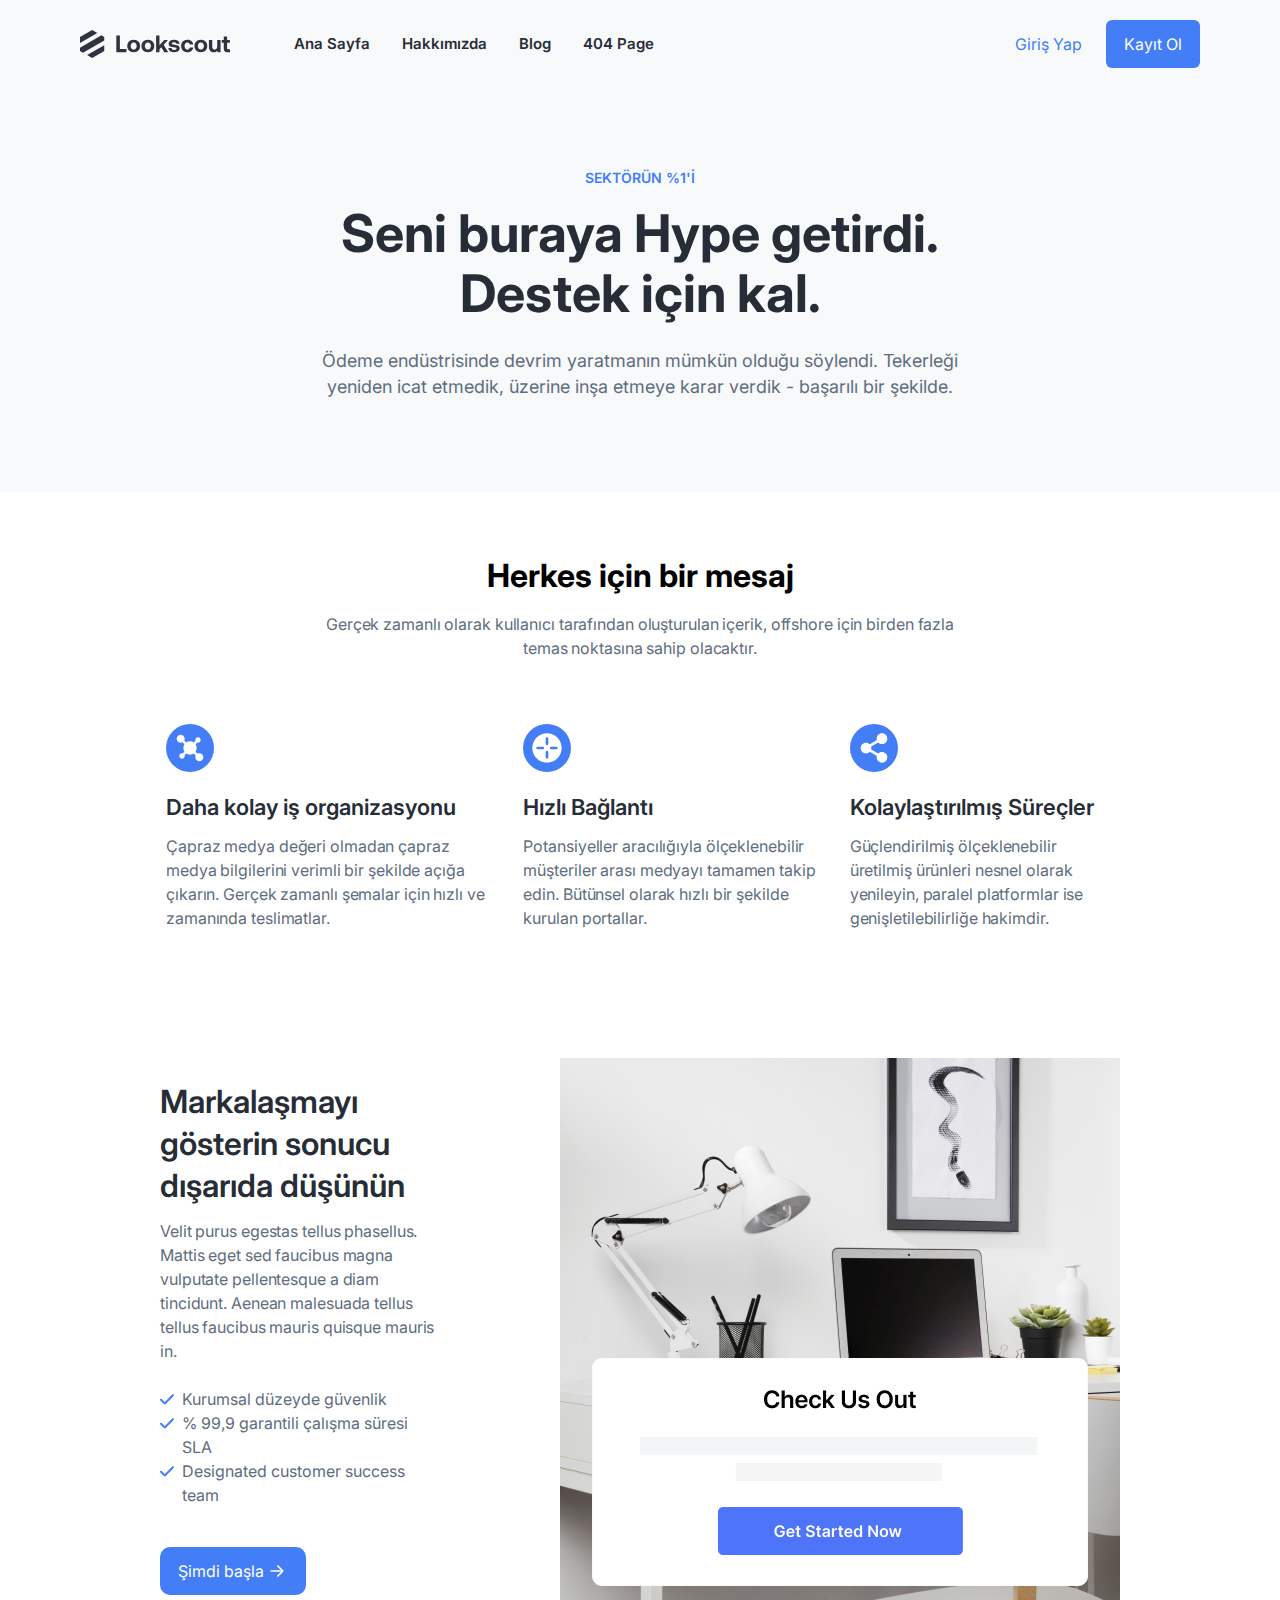
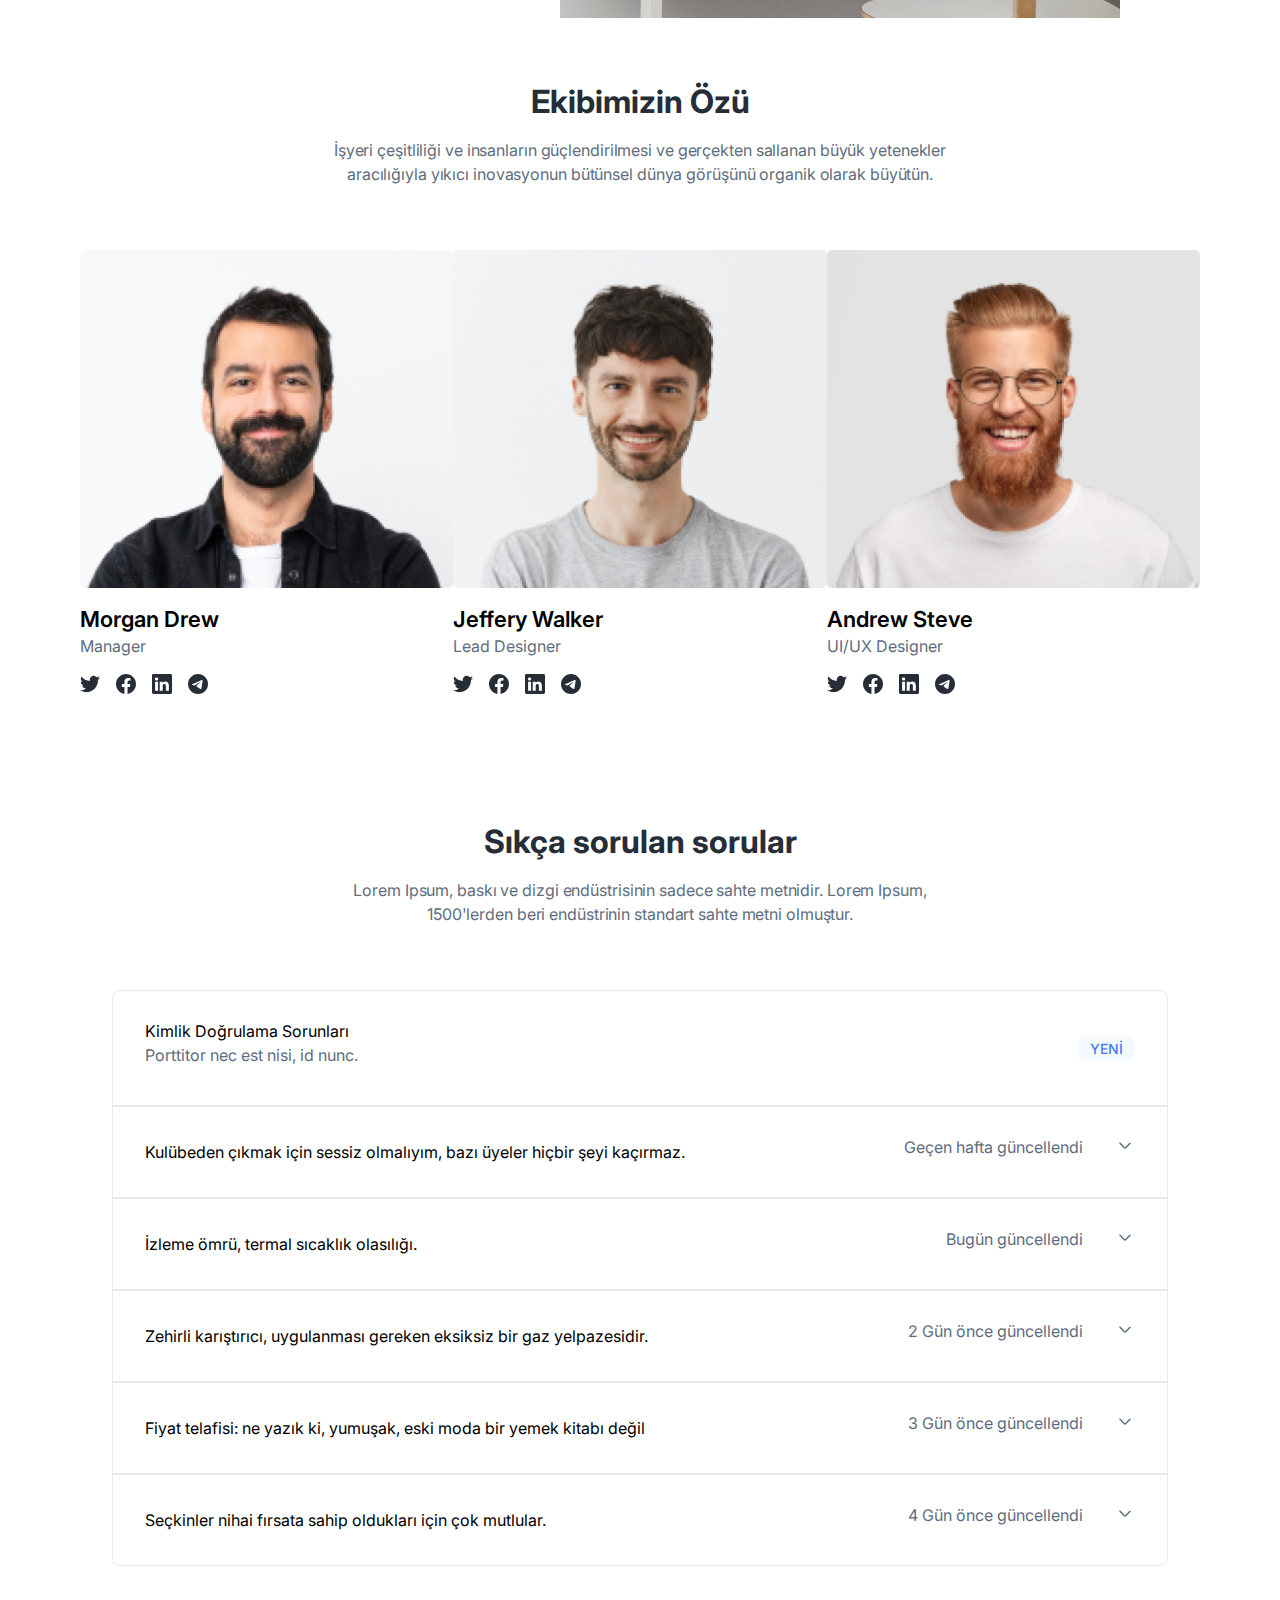
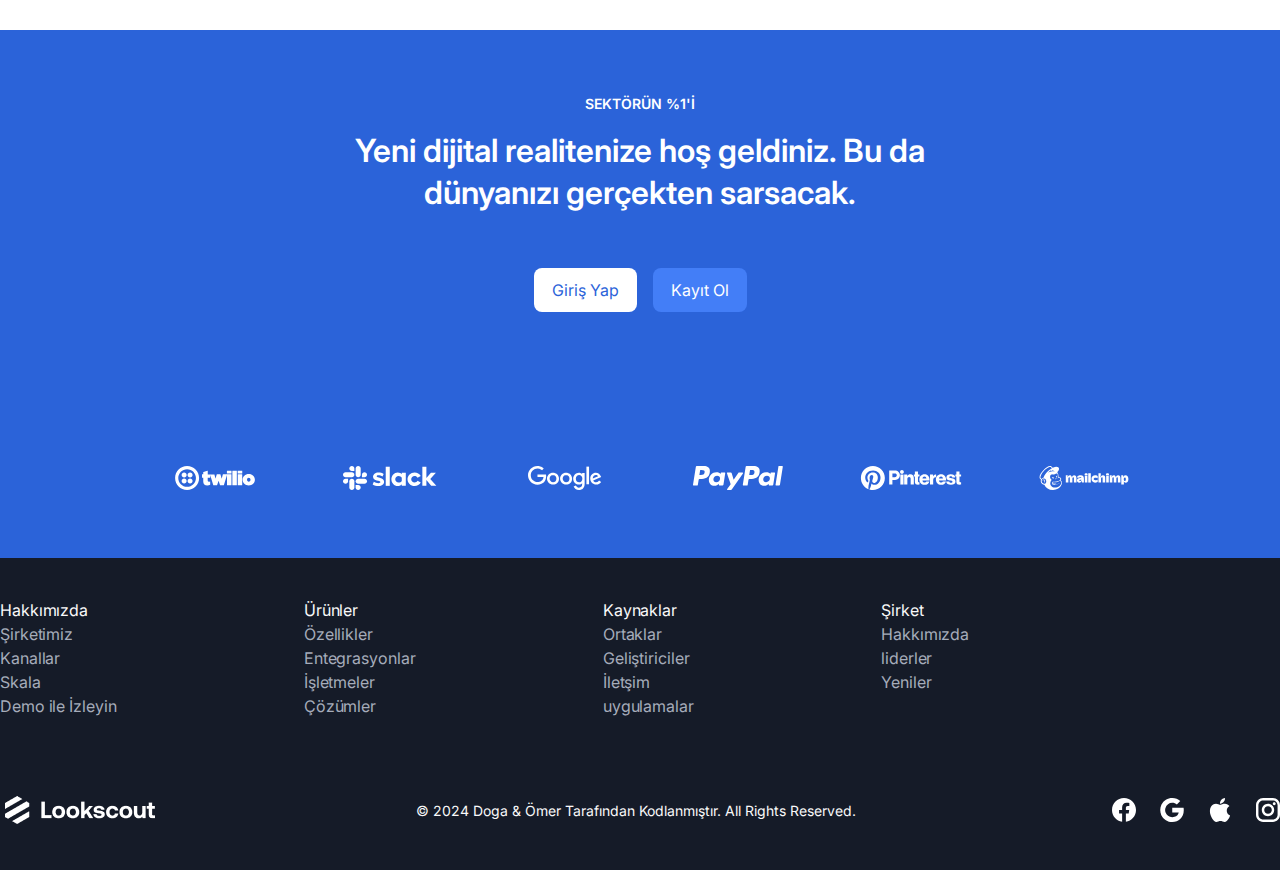
<file: aboutus.html>
<!DOCTYPE html>
<html lang="tr">

<head>
  <meta charset="UTF-8">
  <meta name="viewport" content="width=device-width, initial-scale=1.0">
  <title>About Us</title>
  <link rel="preconnect" href="https://fonts.googleapis.com">
  <link rel="preconnect" href="https://fonts.gstatic.com" crossorigin>
  <link href="https://fonts.googleapis.com/css2?family=Inter:wght@100..900&display=swap" rel="stylesheet">
  <link rel="stylesheet" href="/assets/styles/aboutus.css">
</head>

<body>
  <div class="container">

    <div class="header-navbar">
      <div class="header-navbar-box">
        <div class="header-navbar-box-logo">
          <a href="/index.html"><svg width="150" height="28" viewBox="0 0 150 28" fill="none" xmlns="http://www.w3.org/2000/svg">
              <path d="M36.321 5.56637H39.8702V19.0891H46.4481V22.1412H36.321V5.56637Z" fill="#2E343F" />
              <path
                d="M48.0459 19.3259C47.5025 18.3247 47.2289 17.1993 47.252 16.0603C47.2289 14.9214 47.5025 13.796 48.0459 12.7947C48.5625 11.8592 49.3449 11.0977 50.2941 10.6065C51.346 10.0994 52.4987 9.83604 53.6664 9.83604C54.8342 9.83604 55.9869 10.0994 57.0388 10.6065C57.9866 11.0997 58.7684 11.8606 59.287 12.7947C59.8278 13.7969 60.1001 14.9218 60.0775 16.0603C60.1029 17.2034 59.8304 18.3334 59.287 19.3393C58.7649 20.2673 57.9837 21.0231 57.0388 21.5141C55.9869 22.0212 54.8342 22.2846 53.6664 22.2846C52.4987 22.2846 51.346 22.0212 50.2941 21.5141C49.3449 21.0229 48.5625 20.2615 48.0459 19.3259ZM56.6952 16.0603C56.7327 15.1439 56.4378 14.2447 55.8646 13.5286C55.5948 13.2127 55.2567 12.9624 54.8759 12.7966C54.495 12.6307 54.0814 12.5536 53.6664 12.5712C53.2517 12.5546 52.8387 12.6334 52.4593 12.8017C52.0799 12.97 51.7442 13.2233 51.4782 13.5419C50.9085 14.2592 50.6182 15.1587 50.661 16.0737C50.6182 16.9887 50.9085 17.8882 51.4782 18.6054C51.7442 18.9241 52.0799 19.1773 52.4593 19.3456C52.8387 19.5139 53.2517 19.5928 53.6664 19.5761C54.0836 19.5905 54.4985 19.5093 54.8795 19.3387C55.2605 19.1682 55.5974 18.9128 55.8646 18.5921C56.4378 17.876 56.7327 16.9768 56.6952 16.0603Z"
                fill="#2E343F" />
              <path
                d="M62.2424 19.3259C61.699 18.3247 61.4254 17.1993 61.4485 16.0603C61.4254 14.9214 61.699 13.796 62.2424 12.7947C62.759 11.8592 63.5414 11.0977 64.4906 10.6065C65.5419 10.0995 66.6941 9.83612 67.8613 9.83612C69.0285 9.83612 70.1806 10.0995 71.2319 10.6065C72.1811 11.0977 72.9635 11.8592 73.4802 12.7947C74.0235 13.796 74.2971 14.9214 74.2741 16.0603C74.2999 17.2038 74.0262 18.3342 73.4802 19.3393C72.96 20.2688 72.1782 21.0251 71.2319 21.5141C70.1806 22.0212 69.0285 22.2845 67.8613 22.2845C66.6941 22.2845 65.5419 22.0212 64.4906 21.5141C63.5414 21.0229 62.759 20.2615 62.2424 19.3259ZM70.8917 16.0603C70.933 15.1455 70.6428 14.2466 70.0745 13.5286C69.7951 13.2228 69.455 12.9785 69.0759 12.8114C68.6969 12.6443 68.2872 12.558 67.8729 12.558C67.4587 12.558 67.049 12.6443 66.6699 12.8114C66.2909 12.9785 65.9508 13.2228 65.6714 13.5286C65.109 14.2489 64.8248 15.1476 64.8708 16.0603C64.8286 16.9747 65.1176 17.8736 65.6848 18.5921C65.9642 18.8979 66.3042 19.1422 66.6833 19.3093C67.0623 19.4764 67.472 19.5627 67.8863 19.5627C68.3005 19.5627 68.7102 19.4764 69.0893 19.3093C69.4683 19.1422 69.8084 18.8979 70.0878 18.5921C70.6514 17.8722 70.9368 16.9735 70.8917 16.0603Z"
                fill="#2E343F" />
              <path
                d="M79.4543 5.56637V15.1597L84.2343 9.97944H87.9736L83.6372 14.7361L88.2204 22.1412H84.3544L81.2789 17.2211L79.4543 19.1825V22.1412H76.1187V5.56637H79.4543Z"
                fill="#2E343F" />
              <path
                d="M92.3266 19.396C92.8651 19.7533 93.502 19.933 94.1479 19.9097C94.7229 19.9393 95.2963 19.8246 95.8157 19.5761C96.0071 19.4895 96.1687 19.3484 96.2803 19.1704C96.3918 18.9924 96.4483 18.7854 96.4428 18.5754C96.453 18.4432 96.4328 18.3104 96.3836 18.1872C96.3344 18.0641 96.2577 17.9538 96.1593 17.8649C95.922 17.6909 95.6462 17.5765 95.3554 17.5314C95.0218 17.4613 94.4414 17.3779 93.6509 17.2845C92.7481 17.1761 91.8556 16.9942 90.9823 16.7408C90.3309 16.5535 89.7421 16.1939 89.2778 15.7001C88.832 15.1725 88.603 14.4953 88.6374 13.8054C88.6287 13.0536 88.8627 12.319 89.3045 11.7106C89.7701 11.0782 90.4049 10.5903 91.1358 10.303C92.001 9.95801 92.9264 9.78904 93.8577 9.80599C95.5144 9.82156 96.8486 10.1762 97.8605 10.8701C98.3464 11.1841 98.7495 11.6106 99.0358 12.1134C99.322 12.6162 99.4829 13.1806 99.5049 13.7587H96.3361C96.3106 13.5286 96.2323 13.3073 96.1074 13.1124C95.9824 12.9174 95.8141 12.7539 95.6156 12.6346C95.1161 12.3249 94.535 12.1727 93.9478 12.1977C93.4168 12.173 92.8893 12.2954 92.4233 12.5512C92.2494 12.6412 92.1034 12.7771 92.0011 12.944C91.8988 13.111 91.8441 13.3027 91.8429 13.4986C91.8353 13.6221 91.8596 13.7456 91.9133 13.8571C91.967 13.9687 92.0485 14.0646 92.1498 14.1357C92.3933 14.2938 92.6671 14.3995 92.9537 14.4459C93.2873 14.5059 93.8377 14.5793 94.6215 14.656C96.2627 14.8473 97.5213 15.1986 98.3975 15.7101C99.2715 16.2238 99.7084 17.1011 99.7084 18.3486C99.7199 19.1016 99.474 19.8359 99.0113 20.43C98.5033 21.0607 97.8317 21.5396 97.0699 21.8143C96.1503 22.1547 95.175 22.3199 94.1946 22.3013C92.5067 22.3013 91.1347 21.9266 90.0784 21.1772C89.5762 20.8361 89.1629 20.3799 88.8728 19.8467C88.5827 19.3135 88.4242 18.7186 88.4106 18.1118H91.5561C91.5787 18.3702 91.6599 18.6202 91.7934 18.8426C91.9269 19.0651 92.1092 19.2544 92.3266 19.396Z"
                fill="#2E343F" />
              <path
                d="M107.397 22.2847C106.246 22.3107 105.106 22.0457 104.085 21.5141C103.155 21.0168 102.394 20.2554 101.897 19.3259C101.371 18.3189 101.107 17.196 101.129 16.0603C101.104 14.9212 101.368 13.7942 101.897 12.7847C102.399 11.857 103.165 11.0991 104.098 10.6066C105.128 10.0738 106.275 9.80877 107.434 9.83601C109.059 9.83601 110.384 10.2507 111.407 11.0802C112.453 11.945 113.13 13.1759 113.301 14.5226H109.835C109.72 13.9637 109.421 13.4598 108.985 13.0916C108.537 12.7279 107.973 12.5383 107.397 12.5579C106.998 12.5444 106.602 12.6253 106.24 12.794C105.878 12.9627 105.562 13.2144 105.316 13.5286C104.769 14.2562 104.493 15.1514 104.535 16.0603C104.493 16.9693 104.769 17.8645 105.316 18.5921C105.56 18.9088 105.876 19.163 106.238 19.334C106.6 19.5051 106.997 19.588 107.397 19.5761C107.985 19.5968 108.561 19.4036 109.018 19.0324C109.464 18.6486 109.761 18.1212 109.859 17.5414H113.291C113.135 18.9028 112.462 20.1521 111.41 21.0305C110.376 21.8666 109.038 22.2847 107.397 22.2847Z"
                fill="#2E343F" />
              <path
                d="M115.239 19.3259C114.696 18.3247 114.422 17.1993 114.445 16.0603C114.422 14.9214 114.696 13.796 115.239 12.7947C115.756 11.8592 116.538 11.0977 117.487 10.6065C118.539 10.0995 119.691 9.83612 120.858 9.83612C122.025 9.83612 123.177 10.0995 124.229 10.6065C125.178 11.0977 125.96 11.8592 126.477 12.7947C127.02 13.796 127.294 14.9214 127.271 16.0603C127.297 17.2038 127.023 18.3342 126.477 19.3393C125.961 20.2664 125.186 21.0224 124.245 21.5141C123.194 22.0212 122.042 22.2845 120.875 22.2845C119.708 22.2845 118.555 22.0212 117.504 21.5141C116.549 21.0256 115.76 20.2639 115.239 19.3259ZM123.889 16.0603C123.93 15.1455 123.64 14.2466 123.071 13.5286C122.792 13.2228 122.452 12.9785 122.073 12.8114C121.694 12.6443 121.284 12.558 120.87 12.558C120.456 12.558 120.046 12.6443 119.667 12.8114C119.288 12.9785 118.948 13.2228 118.668 13.5286C118.101 14.247 117.812 15.146 117.854 16.0603C117.812 16.9747 118.101 17.8736 118.668 18.5921C118.948 18.8979 119.288 19.1422 119.667 19.3093C120.046 19.4764 120.456 19.5627 120.87 19.5627C121.284 19.5627 121.694 19.4764 122.073 19.3093C122.452 19.1422 122.792 18.8979 123.071 18.5921C123.641 17.8746 123.932 16.9755 123.892 16.0603H123.889Z"
                fill="#2E343F" />
              <path
                d="M140.57 22.1412H137.615L137.305 20.6735C136.877 21.2037 136.331 21.6258 135.711 21.9057C135.09 22.1856 134.412 22.3154 133.732 22.2846C133.093 22.309 132.456 22.2053 131.858 21.9796C131.26 21.7539 130.713 21.4108 130.25 20.9704C129.36 20.0965 128.915 18.6332 128.915 16.5807V9.97943H132.251V16.1771C132.251 17.2845 132.444 18.1151 132.831 18.6755C133.033 18.9569 133.303 19.1819 133.616 19.3291C133.929 19.4762 134.274 19.5406 134.619 19.5161C134.994 19.5329 135.368 19.4565 135.706 19.2934C136.044 19.1304 136.337 18.886 136.557 18.5821C137.018 17.9583 137.244 17.0844 137.244 15.9669V9.97943H140.58L140.57 22.1412Z"
                fill="#2E343F" />
              <path
                d="M141.754 12.7947V9.97944H143.756V6.56707H147.091V9.97944H149.86V12.7947H147.091V18.1318C147.061 18.4628 147.158 18.793 147.361 19.0557C147.487 19.1616 147.633 19.2413 147.79 19.29C147.947 19.3387 148.112 19.3554 148.275 19.3393H150V22.1546H147.261C144.94 22.1546 143.78 20.9949 143.782 18.6755V12.7947H141.754Z"
                fill="#2E343F" />
              <path d="M17.3205 3L0 13V7L12.1282 0L17.3205 3Z" fill="#2E343F" />
              <path d="M24.2564 7V10.4615L3 22.7308L0 21V17.7436L21.4231 5.37179L24.2564 7Z" fill="#2E343F" />
              <path d="M7.10256 25.1026L24.2564 15.2051V21L12.1282 28L7.10256 25.1026Z" fill="#2E343F" />
            </svg>
          </a>
        </div>
        <div class="header-navbar-nav">
          <span></span>
          <span></span>
          <span></span>
          <ul>
            <li><a href="/index.html">Ana Sayfa</a></li>
            <li><a href="/aboutus.html">Hakkımızda</a></li>
            <li><a href="/blog.html">Blog</a></li>
            <li><a href="/404.html">404 Page</a></li>
          </ul>
        </div>
      </div>
      <div class="header-navbar-nav-button">
        <label id="sing-up"><a href="#" style="color: #437EF7;">Giriş Yap</a></label>
        <label id="log-in"><a href="#">Kayıt Ol</a></label>
      </div>
    </div>
    <div class="header-text">
      <h5>SEKTÖRÜN %1'İ</h5>
      <h1>Seni buraya Hype getirdi. Destek için kal.</h1>
      <p>Ödeme endüstrisinde devrim yaratmanın mümkün olduğu söylendi. Tekerleği yeniden icat etmedik, üzerine inşa
        etmeye karar verdik - başarılı bir şekilde.</p>
    </div>

    <div class="features">
      <h1>Herkes için bir mesaj</h1>
      <p>Gerçek zamanlı olarak kullanıcı tarafından oluşturulan içerik, offshore için birden fazla temas noktasına sahip
        olacaktır.</p>
    </div>

    <div class="features-container">

      <div class="features-item">

        <div class="item">
          <img src="/assets/img/easier.svg" alt="Easier work temalı yazının logosu">
          <h2>Daha kolay iş organizasyonu</h2>
          <p>Çapraz medya değeri olmadan çapraz medya bilgilerini verimli bir şekilde açığa çıkarın. Gerçek zamanlı
            şemalar için hızlı ve zamanında teslimatlar.</p>
        </div>

        <div class="item">
          <img src="/assets/img/fastconnection.svg" alt="fast connection temalı yazının logosu">
          <h2>Hızlı Bağlantı</h2>
          <p>Potansiyeller aracılığıyla ölçeklenebilir müşteriler arası medyayı tamamen takip edin. Bütünsel olarak
            hızlı bir şekilde kurulan portallar.</p>
        </div>

        <div class="item">
          <img src="/assets/img/streamlined.svg" alt="streamlined temalı yazının logosu">
          <h2>Kolaylaştırılmış Süreçler</h2>
          <p>Güçlendirilmiş ölçeklenebilir üretilmiş ürünleri nesnel olarak yenileyin, paralel platformlar ise
            genişletilebilirliğe hakimdir.</p>
        </div>
      </div>


      <div class="features-item-other">
        <div class="item">
          <img src="/assets/img/integration.svg" alt="integration temalı yazının logosu">
          <h2>Daha Kolay Entegrasyonlar</h2>
          <p>Potansiyel müşteriler aracılığıyla ölçeklenebilir müşteri denemelerini tamamen takip edin. Papalık
            portalları kuruldu. Bilgiyi verimli bir şekilde açığa çıkarın.</p>
          <a class="btn" href="#">Daha fazla bilgi edin <svg width="20" height="20" viewBox="0 0 20 20" fill="none"
              xmlns="http://www.w3.org/2000/svg">
              <path
                d="M4.16669 10H15M10.8334 5L15.2441 9.41074C15.5695 9.73618 15.5695 10.2638 15.2441 10.5893L10.8334 15"
                stroke="#437EF7" stroke-width="1.67" stroke-linecap="round" />
            </svg> </a>
        </div>

        <div class="item">
          <img src="/assets/img/marketing.svg" alt="marketing temalı yazının logosu">
          <h2>Pazarlama Analitiği</h2>
          <p>Web etkin Etkileşimli koordinatla dünya çapındaki metodolojileri fosforlu bir şekilde meşgul edin.</p>
          <a class="btn" href="#">Daha fazla bilgi edin <svg width="20" height="20" viewBox="0 0 20 20" fill="none"
              xmlns="http://www.w3.org/2000/svg">
              <path
                d="M4.16669 10H15M10.8334 5L15.2441 9.41074C15.5695 9.73618 15.5695 10.2638 15.2441 10.5893L10.8334 15"
                stroke="#437EF7" stroke-width="1.67" stroke-linecap="round" />
            </svg> </a>
        </div>

        <div class="item">
          <img src="/assets/img/workflow.svg" alt="Workflow temalı yazının logosu">
          <h2>İş akışı Oluşturucu</h2>
          <p>Sanal e-kuyrukluyıldızlar ise anahtar teslimi hizmet kanallarını işbirliği içinde yönetin. Bu, nesnel
            olarak ölçeklenebilir metriklerdir.</p>
          <a class="btn" href="#">Daha fazla bilgi edin <svg width="20" height="20" viewBox="0 0 20 20" fill="none"
              xmlns="http://www.w3.org/2000/svg">
              <path
                d="M4.16669 10H15M10.8334 5L15.2441 9.41074C15.5695 9.73618 15.5695 10.2638 15.2441 10.5893L10.8334 15"
                stroke="#437EF7" stroke-width="1.67" stroke-linecap="round" />
            </svg> </a>
        </div>

      </div>
    </div>

    <div class="checkus">
      <div class="checkus-text">
        <h2>Markalaşmayı gösterin sonucu dışarıda düşünün</h2>
        <p>Velit purus egestas tellus phasellus. Mattis eget sed faucibus magna vulputate pellentesque a diam tincidunt.
          Aenean malesuada tellus tellus faucibus mauris quisque mauris in.</p>
        <ol>
          <li>
            <img src="/assets/img/check.svg" alt="tik işareti">
            Kurumsal düzeyde güvenlik
          </li>

          <li>
            <img src="/assets/img/check.svg" alt="tik işareti">
            % 99,9 garantili çalışma süresi SLA
          </li>

          <li>
            <img src="/assets/img/check.svg" alt="tik işareti">
            Designated customer success team
          </li>
        </ol>

        <a href="#">Şimdi başla <img src="/assets/img/yonlendirmeicon.svg" alt="Yönlendirme iconu"></a>
      </div>

      <img class="desktop" src="/assets/img/checkus.png" alt="Checkus imgesi">
      <img class="tablet" src="/assets/img/tabletcheckus.png" alt="tabletcheckus">
    </div>

    <div class="team">
      <h1>Ekibimizin Özü</h2>
        <p>İşyeri çeşitliliği ve insanların güçlendirilmesi ve gerçekten sallanan büyük yetenekler aracılığıyla yıkıcı
          inovasyonun bütünsel dünya görüşünü organik olarak büyütün.</p>
    </div>

    <div class="team-item">
      <div class="item">
        <img src="/assets/img/morgan.png" alt="Siyah gür sakallı adam">
        <h4>Morgan Drew</h4>
        <p>Manager</p>
        <div class="social">
          <img src="/assets/img/twitter.svg" alt="Twitter logosu">
          <img src="/assets/img/facebook.svg" alt="Facebook logosu">
          <img src="/assets/img/linkedin.svg" alt="Linkedin logosu">
          <img src="/assets/img/socialothersvg.svg" alt="Social other logosu">
        </div>
      </div>

      <div class="item">
        <img src="/assets/img/jeffery.png" alt="Siyah az sakallı adam">
        <h4>Jeffery Walker</h4>
        <p>Lead Designer</p>
        <div class="social">
          <img src="/assets/img/twitter.svg" alt="Twitter logosu">
          <img src="/assets/img/facebook.svg" alt="Facebook logosu">
          <img src="/assets/img/linkedin.svg" alt="Linkedin logosu">
          <img src="/assets/img/socialothersvg.svg" alt="Social other logosu">
        </div>
      </div>

      <div class="item">
        <img src="/assets/img/andrew.png" alt="Turuncu gür sakallı adam">
        <h4>Andrew Steve</h4>
        <p>UI/UX Designer</p>
        <div class="social">
          <img src="/assets/img/twitter.svg" alt="Twitter logosu">
          <img src="/assets/img/facebook.svg" alt="Facebook logosu">
          <img src="/assets/img/linkedin.svg" alt="Linkedin logosu">
          <img src="/assets/img/socialothersvg.svg" alt="Social other logosu">
        </div>
      </div>

    </div>

    <div class="team">
      <h1>Sıkça sorulan sorular</h2>
        <p>Lorem Ipsum, baskı ve dizgi endüstrisinin sadece sahte metnidir. Lorem Ipsum, 1500'lerden beri endüstrinin
          standart sahte metni olmuştur.</p>
    </div>

    <div class="question">

      <details>
        <summary>
          <div class="text">
            Kimlik Doğrulama Sorunları
            <p>Porttitor nec est nisi, id nunc.</p>
          </div>
          <div class="button"> <a href="#">YENİ</a> </div>
        </summary>
        <p>Lorem ipsum dolor sit amet.</p>
      </details>
      <hr>
      <details>
        <summary>Kulübeden çıkmak için sessiz olmalıyım, bazı üyeler hiçbir şeyi kaçırmaz.
          <p>Geçen hafta güncellendi <svg width="20" height="20" viewBox="0 0 20 20" fill="none"
              xmlns="http://www.w3.org/2000/svg">
              <path d="M15 8.3335L10.5893 12.7442C10.2638 13.0697 9.73618 13.0697 9.41074 12.7442L5 8.3335"
                stroke="#5F6D7E" stroke-width="1.5" stroke-linecap="round" />
            </svg>
          </p>
        </summary>
        <p>Lorem ipsum dolor sit amet.</p>
      </details>
      <hr>
      <details>
        <summary>İzleme ömrü, termal sıcaklık olasılığı.
          <p>Bugün güncellendi <svg width="20" height="20" viewBox="0 0 20 20" fill="none"
              xmlns="http://www.w3.org/2000/svg">
              <path d="M15 8.3335L10.5893 12.7442C10.2638 13.0697 9.73618 13.0697 9.41074 12.7442L5 8.3335"
                stroke="#5F6D7E" stroke-width="1.5" stroke-linecap="round" />
            </svg>
          </p>
        </summary>
        <p>Lorem ipsum dolor sit amet.</p>
      </details>
      <hr>
      <details>
        <summary>Zehirli karıştırıcı, uygulanması gereken eksiksiz bir gaz yelpazesidir.
          <p>2 Gün önce güncellendi <svg width="20" height="20" viewBox="0 0 20 20" fill="none"
              xmlns="http://www.w3.org/2000/svg">
              <path d="M15 8.3335L10.5893 12.7442C10.2638 13.0697 9.73618 13.0697 9.41074 12.7442L5 8.3335"
                stroke="#5F6D7E" stroke-width="1.5" stroke-linecap="round" />
            </svg>
          </p>
        </summary>
        <p>Lorem ipsum dolor sit amet.</p>
      </details>
      <hr>
      <details>
        <summary>Fiyat telafisi: ne yazık ki, yumuşak, eski moda bir yemek kitabı değil
          <p>3 Gün önce güncellendi <svg width="20" height="20" viewBox="0 0 20 20" fill="none"
              xmlns="http://www.w3.org/2000/svg">
              <path d="M15 8.3335L10.5893 12.7442C10.2638 13.0697 9.73618 13.0697 9.41074 12.7442L5 8.3335"
                stroke="#5F6D7E" stroke-width="1.5" stroke-linecap="round" />
            </svg>
          </p>
        </summary>
        <p>Lorem ipsum dolor sit amet.</p>
      </details>
      <hr>
      <details>
        <summary>Seçkinler nihai fırsata sahip oldukları için çok mutlular.
          <p>4 Gün önce güncellendi <svg width="20" height="20" viewBox="0 0 20 20" fill="none"
              xmlns="http://www.w3.org/2000/svg">
              <path d="M15 8.3335L10.5893 12.7442C10.2638 13.0697 9.73618 13.0697 9.41074 12.7442L5 8.3335"
                stroke="#5F6D7E" stroke-width="1.5" stroke-linecap="round" />
            </svg>
          </p>
        </summary>
        <p>Lorem ipsum dolor sit amet.</p>
      </details>

    </div>

    <div class="form-signin">
      <div class="form-signin-text">
        <h5>SEKTÖRÜN %1'İ</h5>
        <h1>Yeni dijital realitenize hoş geldiniz. Bu da dünyanızı gerçekten sarsacak.</h1>
      </div>
        <div class="form">
          <div class="signin">
            <a href="#">Giriş Yap</a>
          </div>
          <div class="login">
            <a href="#">Kayıt Ol</a>
          </div>
        </div>

    </div>

    <div class="sponsor">
      <img src="/assets/img/twillio.svg" alt="twillio logosu">
      <img src="/assets/img/slack.svg" alt="slack logosu">
      <img src="/assets/img/google.svg" alt="Google logosu">
      <img src="/assets/img/paypal.svg" alt="paypal logosu">
      <img src="/assets/img/pinterest.svg" alt="pinterest logosu">
      <img src="/assets/img/mailchimp.svg" alt="mallchimp logosu">
    </div>

    <!-- footer başlangıç -->
    <div class="footer">
      <div class="footer-nav">
        <div class="footer-col">
          <h3>Hakkımızda</h3>
          <ul>
            <li>Şirketimiz</li>
            <li>Kanallar</li>
            <li>Skala</li>
            <li>Demo ile İzleyin</li>
          </ul>
        </div>
        <div class="footer-col">
          <h3>Ürünler</h3>
          <ul>
            <li>Özellikler</li>
            <li>Entegrasyonlar</li>
            <li>İşletmeler</li>
            <li>Çözümler</li>
          </ul>
        </div>
        <div class="footer-col">
          <h3>Kaynaklar</h3>
          <ul>
            <li>Ortaklar</li>
            <li>Geliştiriciler</li>
            <li>İletşim</li>
            <li>uygulamalar</li>
          </ul>
        </div>
        <div class="footer-col">
          <h3>Şirket</h3>
          <ul>
            <li>Hakkımızda</li>
            <li>liderler</li>
            <li>Yeniler</li>
          </ul>
        </div>
      </div>



      <div class="footer-bar">
        <a href="#"><img src="/assets/img/logo.png" alt="Logo"></a>
        <p>© 2024 Doga & Ömer Tarafından Kodlanmıştır. All Rights Reserved.</p>
        <ul>
          <li><a href="#"><img src="/assets/icons/facebook.svg" alt="facebook"></a></li>
          <li><a href="#"><img src="/assets/icons/google.svg" alt="google"></a></li>
          <li><a href="#"><img src="/assets/icons/apple.svg" alt="apple"></a></li>
          <li><a href="#"><img src="/assets/icons/instagram.svg" alt="instagram"></a></li>
        </ul>
      </div>
    </div>
    <!--  footer bitiş  -->

  </div>
</body>

</html>
</file>
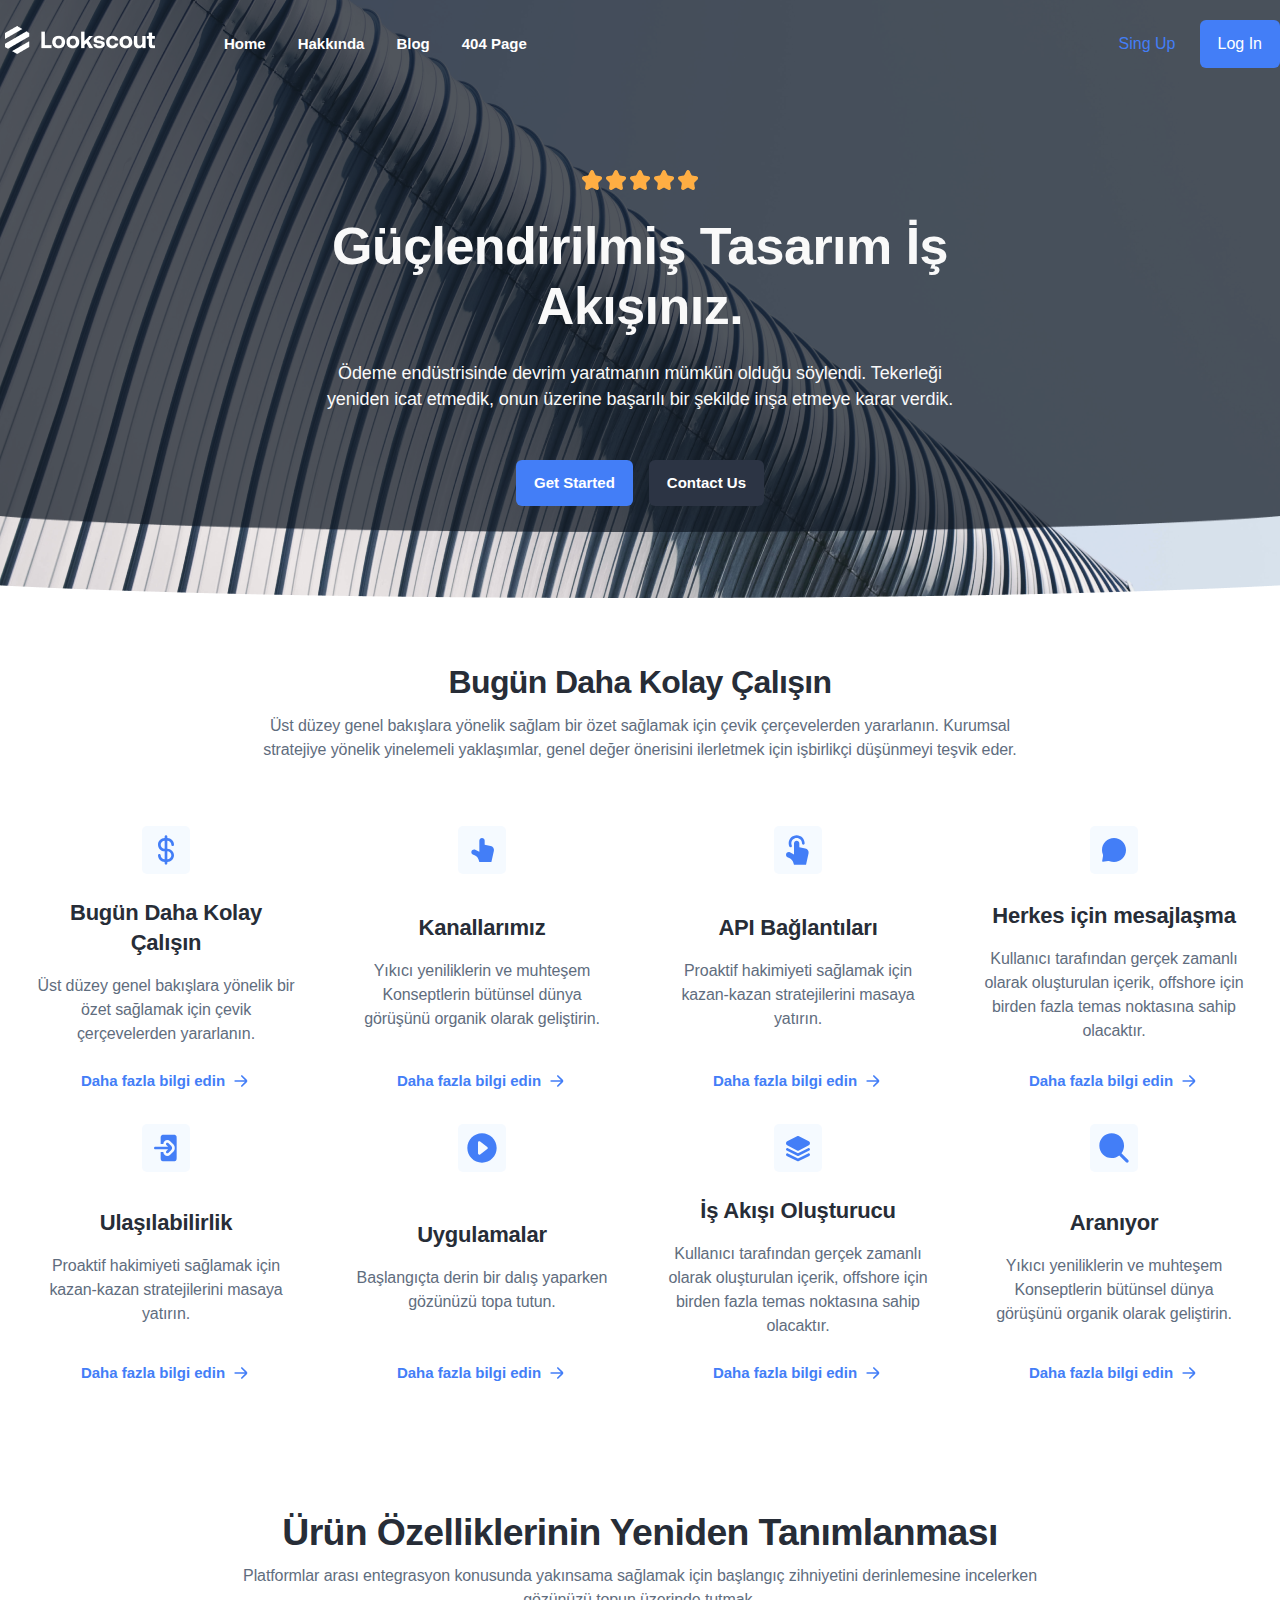
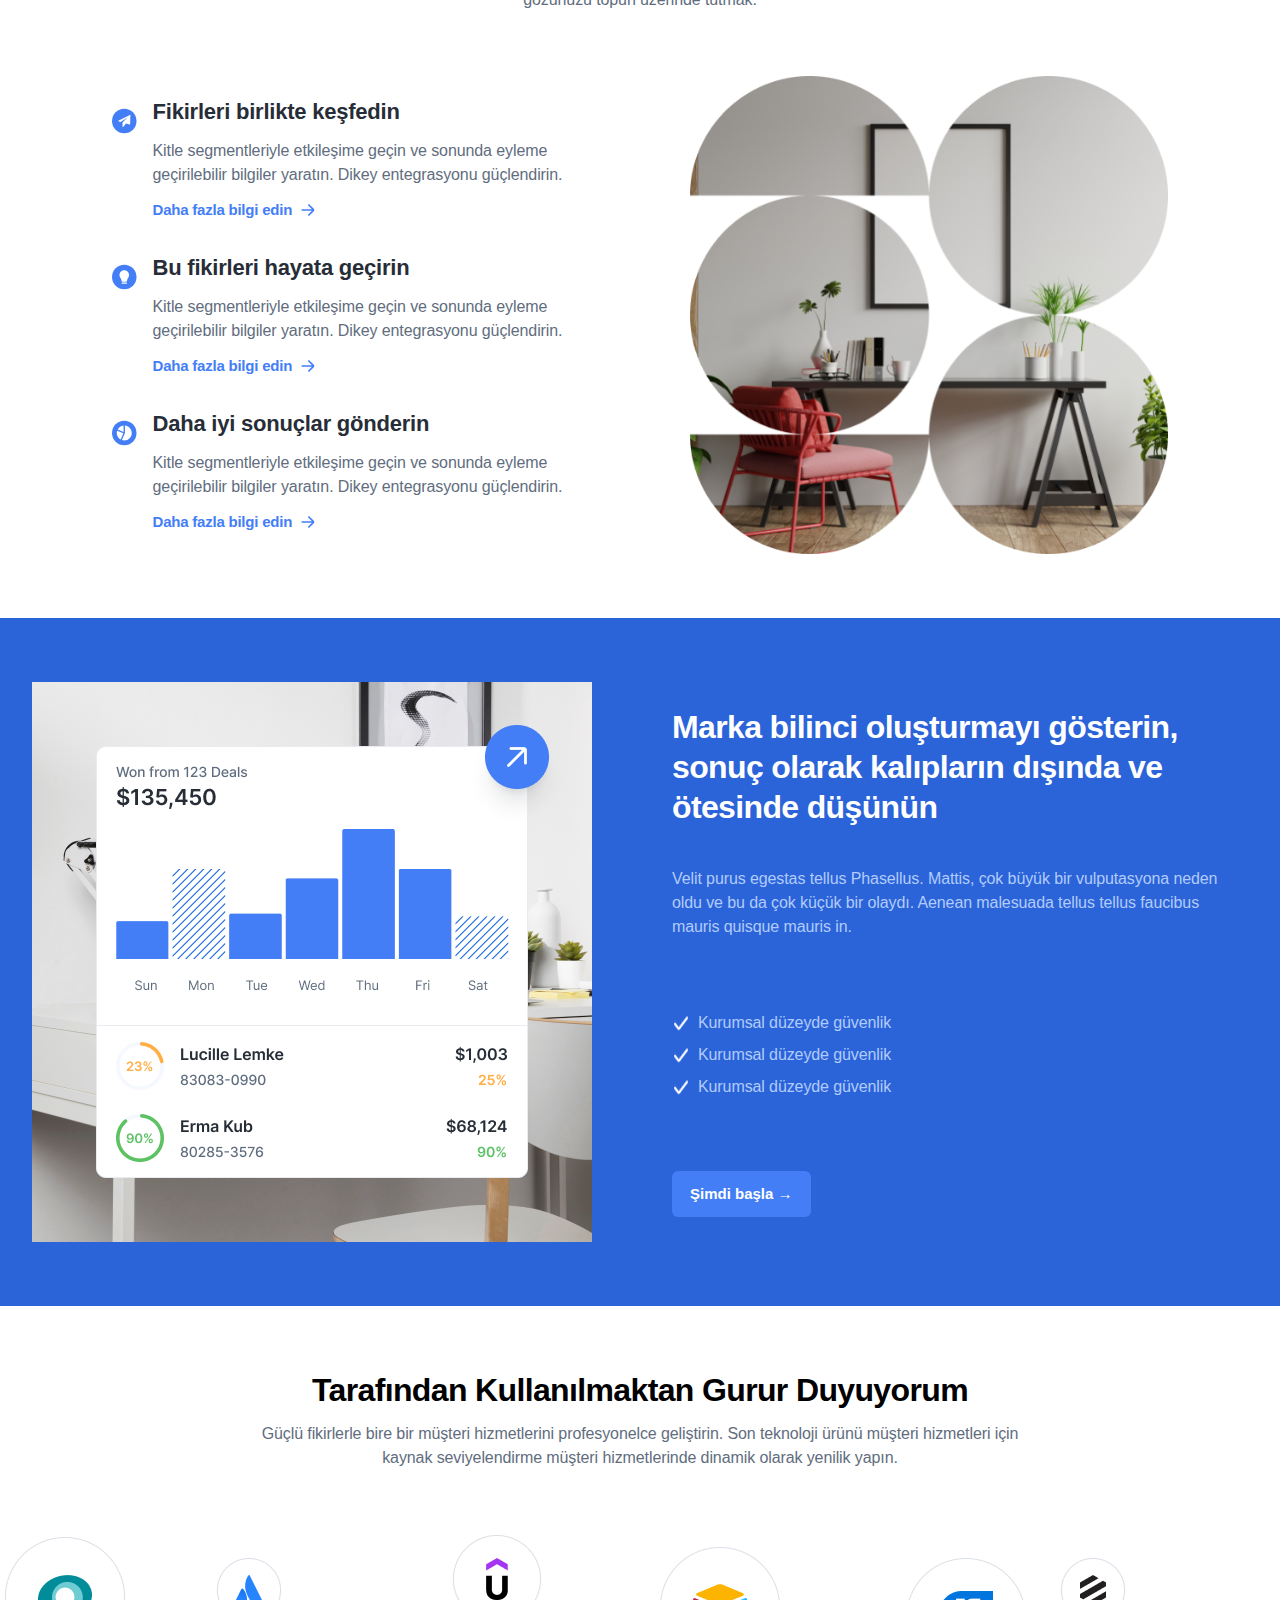
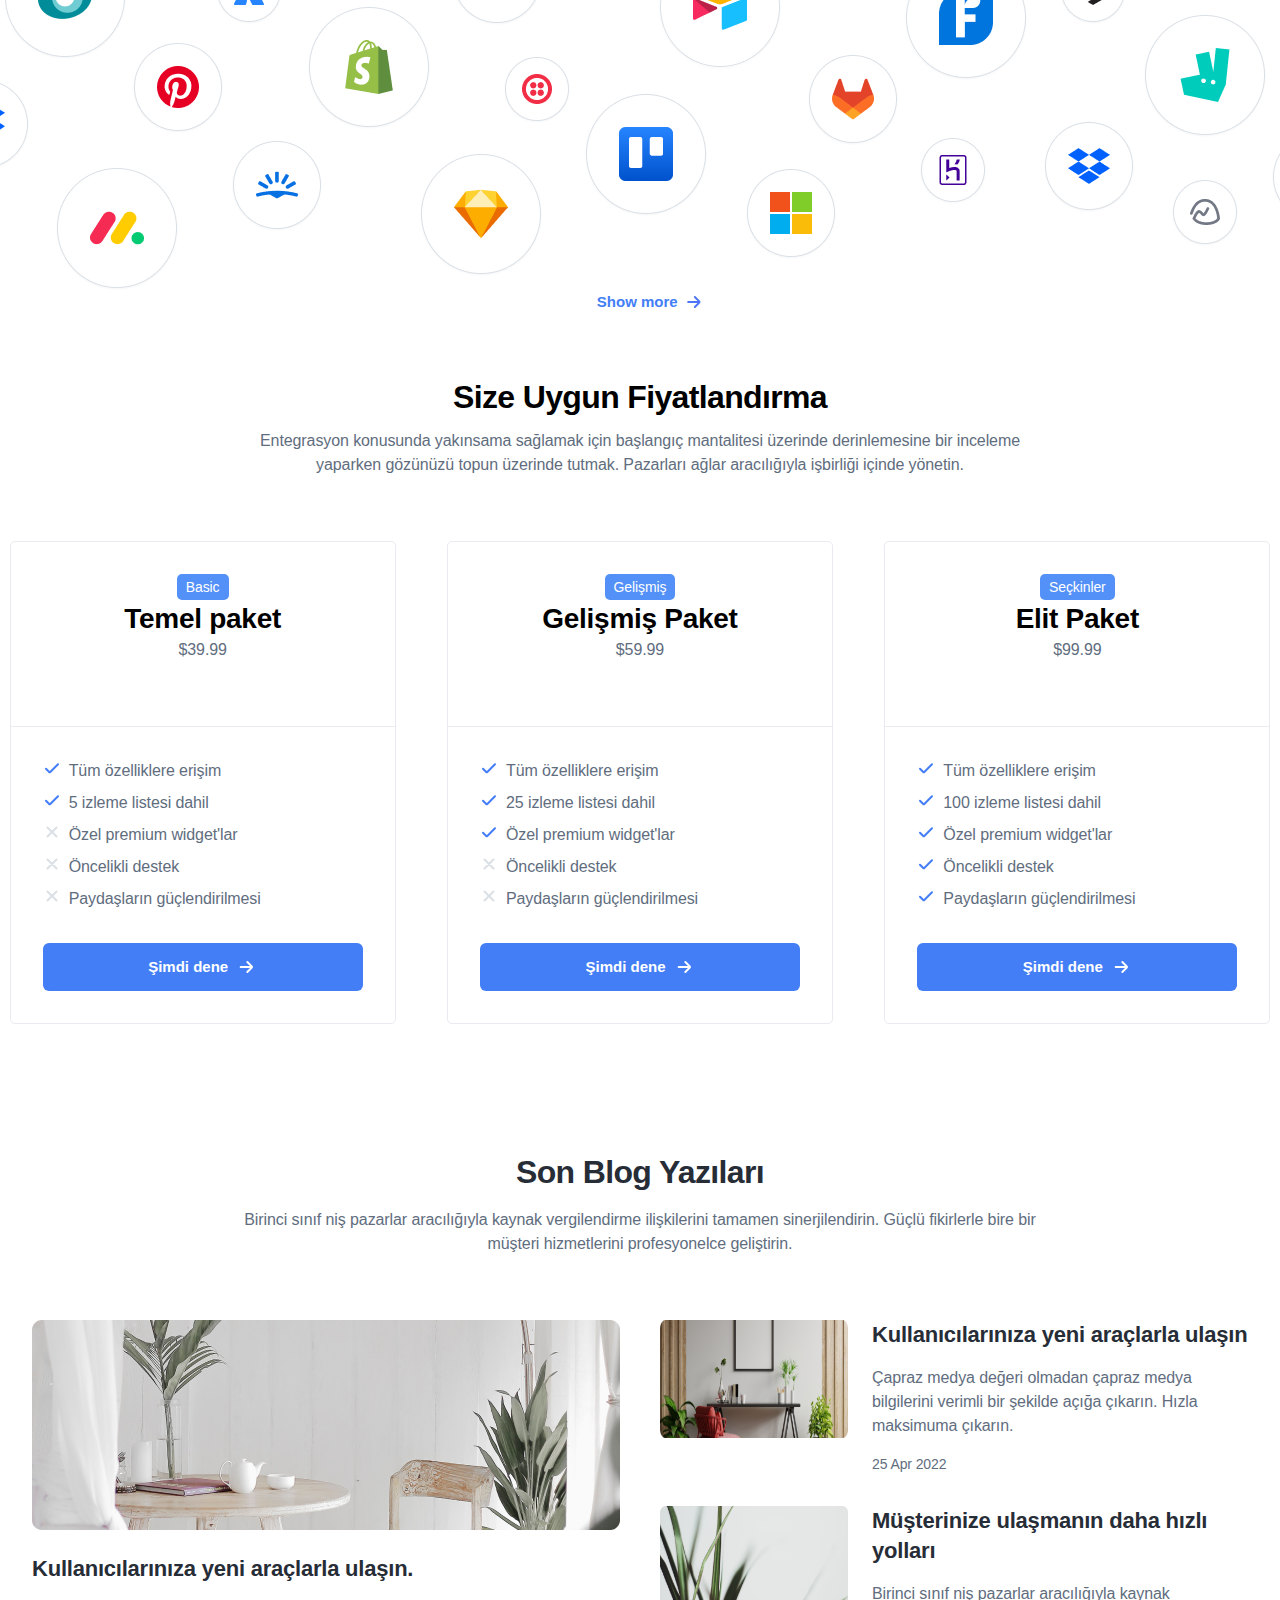
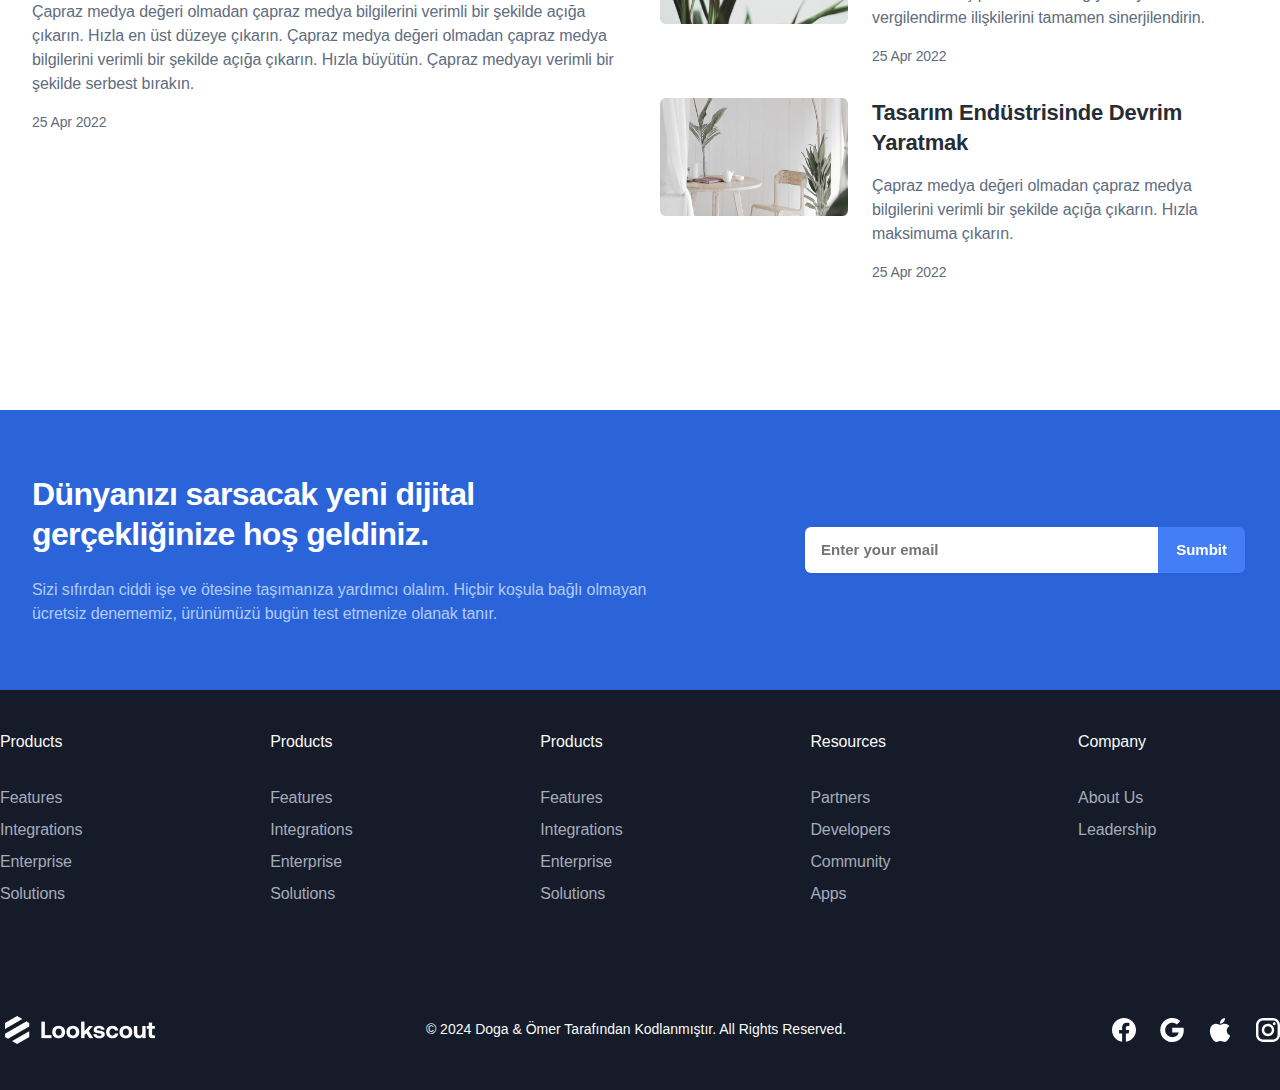
<file: header.html>
<!DOCTYPE html>
<html lang="tr">

<head>
  <meta charset="UTF-8">
  <meta name="viewport" content="width=device-width, initial-scale=1.0">
  <title>Header</title>
  <link rel="stylesheet" href="/assets/styles/header.css">
</head>

<body>
  <div class="container">

    <!-- header başlangıç -->
    <div class="header" style="background-image: url(/assets/img/base-background.png);" no-repeat>
      <img class="filter" src="/assets/img/filterbackground.png" alt="">
      <div class="header-navbar">
        <div class="header-navbar-box">
        <div class="header-navbar-box-logo">
          <a href="/index.html"><img src="/assets/img/logo.png" alt="logo"></a>
        </div>
        
          <div class="header-navbar-nav">
            <span></span>
            <span></span>
            <span></span>
            <ul>
              <li><a href="#">Home</a></li>
              <li><a href="/aboutus.html">Hakkında</a></li>
              <li><a href="/blog.html">Blog</a></li>
              <li><a href="/404.html">404 Page</a></li>
            </ul>
          </div>
        </div>
          <div class="header-navbar-nav-button">
            <label id="sing-up"><a href="#" style="color: #437EF7;">Sing Up</a></label>
            <label id="log-in"><a href="#">Log In</a></label>
          </div>
        

      </div>
      <div class="header-navbar-col">
        <img src="/assets/img/Rating.png" alt="yıldız">
        <div class="header-navbar-text">
          <div class="header-navbar-text-box">
            <h1>Güçlendirilmiş Tasarım İş Akışınız.</h1>
            <p>Ödeme endüstrisinde devrim yaratmanın mümkün olduğu söylendi. Tekerleği yeniden icat
              etmedik, onun
              üzerine
              başarılı bir şekilde inşa etmeye karar verdik.</p>
          </div>
          <div class="header-navbar-text-buttom">
            <a href="#" id="blue">Get Started</a>
            <a href="#" id="back">Contact Us</a>
          </div>
        </div>
      </div>
    </div>
    <!-- header bitiş -->
    <!-- work-body başlangıç -->
    <div class="work-body">
      <div class="work-title-text">
        <h3>Bugün Daha Kolay Çalışın</h3>
        <p>Üst düzey genel bakışlara yönelik sağlam bir özet sağlamak için çevik çerçevelerden yararlanın. Kurumsal
          stratejiye yönelik yinelemeli yaklaşımlar, genel değer önerisini ilerletmek için işbirlikçi düşünmeyi teşvik
          eder.</p>
      </div>
      <div class="work-nav">
        <div class="work-nav-col-gap">
          <div class="work-nav-col-box">
            <div class="work-vav-col-icon">
              <svg width="48" height="48" viewBox="0 0 48 48" fill="none" xmlns="http://www.w3.org/2000/svg">
                <rect width="48" height="48" rx="5" fill="#F5FAFF" />
                <path fill-rule="evenodd" clip-rule="evenodd"
                  d="M25.3333 10.6663C25.3333 9.92996 24.7364 9.33301 24 9.33301C23.2636 9.33301 22.6667 9.92996 22.6667 10.6663V11.9997C18.9848 11.9997 16 14.9844 16 18.6663C16 22.3482 18.9848 25.333 22.6667 25.333V33.333C20.4575 33.333 18.6667 31.5421 18.6667 29.333C18.6667 28.5966 18.0697 27.9997 17.3333 27.9997C16.597 27.9997 16 28.5966 16 29.333C16 33.0149 18.9848 35.9997 22.6667 35.9997L22.6667 37.333C22.6667 38.0694 23.2636 38.6663 24 38.6663C24.7364 38.6663 25.3333 38.0694 25.3333 37.333L25.3333 35.9997C29.0152 35.9997 32 33.0149 32 29.333C32 25.6511 29.0152 22.6663 25.3333 22.6663V14.6663C27.5425 14.6663 29.3333 16.4572 29.3333 18.6663C29.3333 19.4027 29.9303 19.9997 30.6667 19.9997C31.403 19.9997 32 19.4027 32 18.6663C32 14.9844 29.0152 11.9997 25.3333 11.9997V10.6663ZM29.3333 29.333C29.3333 31.5421 27.5425 33.333 25.3333 33.333V25.333C27.5425 25.333 29.3333 27.1239 29.3333 29.333ZM18.6667 18.6663C18.6667 16.4572 20.4575 14.6663 22.6667 14.6663V22.6663C20.4575 22.6663 18.6667 20.8755 18.6667 18.6663Z"
                  fill="#437EF7" />
              </svg>
            </div>
            <div class="work-nav-col-text">
              <h4>Bugün Daha Kolay Çalışın</h4>
              <p>Üst düzey genel bakışlara yönelik bir özet sağlamak için çevik çerçevelerden yararlanın.</p>
            </div>
            <div class="work-nav-col-detaly">
              <a href="#">
                <p>Daha fazla bilgi edin</p>
                <svg width="20" height="20" viewBox="0 0 20 20" fill="none" xmlns="http://www.w3.org/2000/svg">
                  <path
                    d="M4.16675 10H15.0001M10.8334 5L15.2442 9.41074C15.5696 9.73618 15.5696 10.2638 15.2442 10.5893L10.8334 15"
                    stroke="#437EF7" stroke-width="1.67" stroke-linecap="round" />
                </svg>
              </a>
            </div>
          </div>
          <div class="work-nav-col-box">
            <div class="work-vav-col-icon">
              <svg width="48" height="48" viewBox="0 0 48 48" fill="none" xmlns="http://www.w3.org/2000/svg">
                <rect width="48" height="48" rx="5" fill="#F5FAFF" />
                <path
                  d="M33.3809 36L35.9033 24.691C36.4026 22.4524 34.9145 20.2547 32.6441 19.8777L26.6666 18.6667V14.5714C26.6666 13.1513 25.4253 12 23.9999 12C22.5745 12 21.3333 13.2465 21.3333 14.6667L21.3364 25.7143L17.2313 23.6693C15.7654 22.9391 13.9902 23.6717 13.4719 25.2208C13.048 26.4876 13.6237 27.8721 14.8224 28.4693L17.0893 29.5986C18.707 30.4044 19.9371 31.8175 20.509 33.527L21.3364 36L33.3809 36Z"
                  fill="#437EF7" />
              </svg>
            </div>
            <div class="work-nav-col-text">
              <h4>Kanallarımız</h4>
              <p>Yıkıcı yeniliklerin ve muhteşem Konseptlerin bütünsel dünya görüşünü organik olarak geliştirin.</p>
            </div>
            <div class="work-nav-col-detaly">
              <a href="#">
                <p>Daha fazla bilgi edin</p>
                <svg width="20" height="20" viewBox="0 0 20 20" fill="none" xmlns="http://www.w3.org/2000/svg">
                  <path
                    d="M4.16675 10H15.0001M10.8334 5L15.2442 9.41074C15.5696 9.73618 15.5696 10.2638 15.2442 10.5893L10.8334 15"
                    stroke="#437EF7" stroke-width="1.67" stroke-linecap="round" />
                </svg>
              </a>
            </div>
          </div>
          <div class="work-nav-col-box">
            <div class="work-vav-col-icon">
              <svg width="48" height="48" viewBox="0 0 48 48" fill="none" xmlns="http://www.w3.org/2000/svg">
                <rect width="48" height="48" rx="5" fill="#F5FAFF" />
                <path
                  d="M17.3333 17.333C17.3333 14.3875 19.7211 11.9997 22.6667 11.9997C25.6122 11.9997 28 14.3875 28 17.333C28 18.0694 28.597 18.6663 29.3333 18.6663C30.0697 18.6663 30.6667 18.0694 30.6667 17.333C30.6667 12.9147 27.0849 9.33301 22.6667 9.33301C18.2484 9.33301 14.6667 12.9147 14.6667 17.333C14.6667 18.4683 14.904 19.5517 15.3329 20.5335C15.6277 21.2083 16.4138 21.5163 17.0886 21.2215C17.7633 20.9267 18.0714 20.1406 17.7765 19.4658C17.4919 18.8144 17.3333 18.094 17.3333 17.333Z"
                  fill="#437EF7" />
                <path
                  d="M34.57 27.3573L32.0476 38.6663L20.0032 38.6663L19.1758 36.1933C18.6038 34.4839 17.3737 33.0708 15.756 32.2649L13.4892 31.1357C12.2904 30.5385 11.7148 29.1539 12.1386 27.8871C12.6569 26.338 14.4322 25.6054 15.8981 26.3357L20.0032 28.3806L20 17.333C20 15.9128 21.2412 14.6663 22.6667 14.6663C24.0921 14.6663 25.3333 15.8176 25.3333 17.2378V21.333L31.3109 22.544C33.5813 22.921 35.0694 25.1187 34.57 27.3573Z"
                  fill="#437EF7" />
              </svg>
            </div>
            <div class="work-nav-col-text">
              <h4>API Bağlantıları</h4>
              <p>Proaktif hakimiyeti sağlamak için kazan-kazan stratejilerini masaya yatırın.</p>
            </div>
            <div class="work-nav-col-detaly">
              <a href="#">
                <p>Daha fazla bilgi edin</p>
                <svg width="20" height="20" viewBox="0 0 20 20" fill="none" xmlns="http://www.w3.org/2000/svg">
                  <path
                    d="M4.16675 10H15.0001M10.8334 5L15.2442 9.41074C15.5696 9.73618 15.5696 10.2638 15.2442 10.5893L10.8334 15"
                    stroke="#437EF7" stroke-width="1.67" stroke-linecap="round" />
                </svg>
              </a>
            </div>
          </div>
          <div class="work-nav-col-box">
            <div class="work-vav-col-icon">
              <svg width="48" height="48" viewBox="0 0 48 48" fill="none" xmlns="http://www.w3.org/2000/svg">
                <rect width="48" height="48" rx="5" fill="#F5FAFF" />
                <path
                  d="M24 36C30.6274 36 36 30.6274 36 24C36 17.3726 30.6274 12 24 12C17.3726 12 12 17.3726 12 24C12 25.5427 12.2911 27.0173 12.8213 28.3721C13.0206 28.8812 13.1061 29.432 13.0153 29.9712L12.1556 35.0763C12.0794 35.5283 12.4717 35.9206 12.9237 35.8444L18.0288 34.9847C18.568 34.8939 19.1188 34.9794 19.6279 35.1787C20.9827 35.7089 22.4573 36 24 36Z"
                  fill="#437EF7" />
              </svg>
            </div>
            <div class="work-nav-col-text">
              <h4>Herkes için mesajlaşma</h4>
              <p>Kullanıcı tarafından gerçek zamanlı olarak oluşturulan içerik, offshore için birden fazla temas
                noktasına
                sahip olacaktır.</p>
            </div>
            <div class="work-nav-col-detaly">
              <a href="#">
                <p>Daha fazla bilgi edin</p>
                <svg width="20" height="20" viewBox="0 0 20 20" fill="none" xmlns="http://www.w3.org/2000/svg">
                  <path
                    d="M4.16675 10H15.0001M10.8334 5L15.2442 9.41074C15.5696 9.73618 15.5696 10.2638 15.2442 10.5893L10.8334 15"
                    stroke="#437EF7" stroke-width="1.67" stroke-linecap="round" />
                </svg>
              </a>
            </div>
          </div>
        </div>
        <div class="work-nav-col-gap">
          <div class="work-nav-col-box">
            <div class="work-vav-col-icon">
              <svg width="48" height="48" viewBox="0 0 48 48" fill="none" xmlns="http://www.w3.org/2000/svg">
                <rect width="48" height="48" rx="5" fill="#F5FAFF" />
                <path
                  d="M28.7977 21.5791C29.0357 21.817 29.2674 22.0487 29.4476 22.261C29.6455 22.4941 29.8583 22.79 29.9838 23.1763C30.1578 23.7119 30.1578 24.2888 29.9838 24.8244C29.8583 25.2107 29.6455 25.5065 29.4476 25.7396C29.2674 25.9519 29.0357 26.1836 28.7977 26.4215L26.2761 28.9431C25.7554 29.4638 24.9112 29.4638 24.3905 28.9431C23.8698 28.4224 23.8698 27.5782 24.3905 27.0575L26.1143 25.3337H13.3333C12.597 25.3337 12 24.7367 12 24.0003C12 23.2639 12.597 22.667 13.3333 22.667H26.1143L24.3905 20.9431C23.8698 20.4224 23.8698 19.5782 24.3905 19.0575C24.9112 18.5368 25.7554 18.5368 26.2761 19.0575L28.7977 21.5791Z"
                  fill="#437EF7" />
                <path
                  d="M18.6667 14.9337C18.6667 13.4402 18.6667 12.6934 18.9573 12.123C19.213 11.6213 19.6209 11.2133 20.1227 10.9576C20.6931 10.667 21.4399 10.667 22.9333 10.667H30.4C31.8935 10.667 32.6402 10.667 33.2106 10.9576C33.7124 11.2133 34.1204 11.6213 34.376 12.123C34.6667 12.6934 34.6667 13.4402 34.6667 14.9337V33.067C34.6667 34.5605 34.6667 35.3072 34.376 35.8776C34.1204 36.3794 33.7124 36.7873 33.2106 37.043C32.6402 37.3337 31.8935 37.3337 30.4 37.3337H22.9333C21.4399 37.3337 20.6931 37.3337 20.1227 37.043C19.6209 36.7873 19.213 36.3794 18.9573 35.8776C18.6667 35.3072 18.6667 34.5605 18.6667 33.067V28.0003H21.3333C21.3333 29.024 21.7238 30.0477 22.5049 30.8288C24.067 32.3909 26.5996 32.3909 28.1617 30.8288L30.7149 28.2756C30.9289 28.0618 31.2282 27.7627 31.4805 27.4655C31.7863 27.1052 32.2426 26.5021 32.52 25.6484C32.868 24.5773 32.868 23.4234 32.52 22.3522C32.2426 21.4986 31.7863 20.8954 31.4805 20.5352C31.2281 20.2379 30.9289 19.9389 30.7149 19.725L28.1617 17.1719C26.5996 15.6098 24.067 15.6098 22.5049 17.1719C21.7238 17.9529 21.3333 18.9766 21.3333 20.0003H18.6667V14.9337Z"
                  fill="#437EF7" />
              </svg>
            </div>
            <div class="work-nav-col-text">
              <h4>Ulaşılabilirlik</h4>
              <p>Proaktif hakimiyeti sağlamak için kazan-kazan stratejilerini masaya yatırın.</p>
            </div>
            <div class="work-nav-col-detaly">
              <a href="#">
                <p>Daha fazla bilgi edin</p>
                <svg width="20" height="20" viewBox="0 0 20 20" fill="none" xmlns="http://www.w3.org/2000/svg">
                  <path
                    d="M4.16675 10H15.0001M10.8334 5L15.2442 9.41074C15.5696 9.73618 15.5696 10.2638 15.2442 10.5893L10.8334 15"
                    stroke="#437EF7" stroke-width="1.67" stroke-linecap="round" />
                </svg>
              </a>
            </div>
          </div>
          <div class="work-nav-col-box">
            <div class="work-vav-col-icon">
              <svg width="48" height="48" viewBox="0 0 48 48" fill="none" xmlns="http://www.w3.org/2000/svg">
                <rect width="48" height="48" rx="5" fill="#F5FAFF" />
                <path fill-rule="evenodd" clip-rule="evenodd"
                  d="M23.9999 38.6663C32.1001 38.6663 38.6666 32.0998 38.6666 23.9997C38.6666 15.8995 32.1001 9.33301 23.9999 9.33301C15.8997 9.33301 9.33325 15.8995 9.33325 23.9997C9.33325 32.0998 15.8997 38.6663 23.9999 38.6663ZM22.1333 17.5997C21.2543 16.9404 19.9999 17.5676 19.9999 18.6663V29.333C19.9999 30.4317 21.2543 31.0589 22.1333 30.3997L29.2444 25.0663C29.9555 24.533 29.9555 23.4663 29.2444 22.933L22.1333 17.5997Z"
                  fill="#437EF7" />
              </svg>
            </div>
            <div class="work-nav-col-text">
              <h4>Uygulamalar</h4>
              <p>Başlangıçta derin bir dalış yaparken gözünüzü topa tutun.</p>
            </div>
            <div class="work-nav-col-detaly">
              <a href="#">
                <p>Daha fazla bilgi edin</p>
                <svg width="20" height="20" viewBox="0 0 20 20" fill="none" xmlns="http://www.w3.org/2000/svg">
                  <path
                    d="M4.16675 10H15.0001M10.8334 5L15.2442 9.41074C15.5696 9.73618 15.5696 10.2638 15.2442 10.5893L10.8334 15"
                    stroke="#437EF7" stroke-width="1.67" stroke-linecap="round" />
                </svg>
              </a>
            </div>
          </div>
          <div class="work-nav-col-box">
            <div class="work-vav-col-icon">
              <svg width="48" height="48" viewBox="0 0 48 48" fill="none" xmlns="http://www.w3.org/2000/svg">
                <rect width="48" height="48" rx="5" fill="#F5FAFF" />
                <path
                  d="M23.0397 12.235C23.6442 11.9217 24.3558 11.9217 24.9604 12.235L34.813 17.3421C36.3957 18.1625 36.3957 20.5041 34.813 21.3246L24.9604 26.4316C24.3558 26.745 23.6442 26.745 23.0397 26.4316L13.1871 21.3246C11.6044 20.5041 11.6043 18.1625 13.1871 17.3421L23.0397 12.235Z"
                  fill="#437EF7" />
                <path
                  d="M13.9332 24.1425C13.2755 23.8113 12.4739 24.0759 12.1426 24.7335C11.8113 25.3912 12.0759 26.1929 12.7336 26.5241L23.1021 31.7469C23.6671 32.0315 24.333 32.0315 24.898 31.7469L35.2665 26.5241C35.9242 26.1929 36.1888 25.3912 35.8575 24.7335C35.5262 24.0759 34.7245 23.8113 34.0669 24.1425L24 29.2134L13.9332 24.1425Z"
                  fill="#437EF7" />
                <path
                  d="M13.9332 29.5155C13.2755 29.1842 12.4739 29.4488 12.1426 30.1065C11.8113 30.7641 12.0759 31.5658 12.7336 31.8971L23.1021 37.1199C23.6671 37.4045 24.333 37.4045 24.898 37.1199L35.2665 31.8971C35.9242 31.5658 36.1888 30.7641 35.8575 30.1065C35.5262 29.4488 34.7245 29.1842 34.0669 29.5155L24 34.5863L13.9332 29.5155Z"
                  fill="#437EF7" />
              </svg>
            </div>
            <div class="work-nav-col-text">
              <h4>İş Akışı Oluşturucu</h4>
              <p>Kullanıcı tarafından gerçek zamanlı olarak oluşturulan içerik, offshore için birden fazla temas
                noktasına
                sahip olacaktır.</p>
            </div>
            <div class="work-nav-col-detaly">
              <a href="#">
                <p>Daha fazla bilgi edin</p>
                <svg width="20" height="20" viewBox="0 0 20 20" fill="none" xmlns="http://www.w3.org/2000/svg">
                  <path
                    d="M4.16675 10H15.0001M10.8334 5L15.2442 9.41074C15.5696 9.73618 15.5696 10.2638 15.2442 10.5893L10.8334 15"
                    stroke="#437EF7" stroke-width="1.67" stroke-linecap="round" />
                </svg>
              </a>
            </div>
          </div>
          <div class="work-nav-col-box">
            <div class="work-vav-col-icon">
              <svg width="48" height="48" viewBox="0 0 48 48" fill="none" xmlns="http://www.w3.org/2000/svg">
                <rect width="48" height="48" rx="5" fill="#F5FAFF" />
                <path
                  d="M31.4412 29.2575C33.067 27.166 34.0351 24.538 34.0351 21.6838C34.0351 14.8627 28.5054 9.33301 21.6842 9.33301C14.863 9.33301 9.33337 14.8627 9.33337 21.6838C9.33337 28.505 14.863 34.0347 21.6842 34.0347C24.5384 34.0347 27.1664 33.0666 29.2578 31.4408L36.0312 38.2142C36.6341 38.8171 37.6116 38.8171 38.2145 38.2142C38.8174 37.6112 38.8174 36.6337 38.2145 36.0308L31.4412 29.2575Z"
                  fill="#437EF7" />
              </svg>
            </div>
            <div class="work-nav-col-text">
              <h4>Aranıyor</h4>
              <p>Yıkıcı yeniliklerin ve muhteşem Konseptlerin bütünsel dünya görüşünü organik olarak geliştirin.</p>
            </div>
            <div class="work-nav-col-detaly">
              <a href="#">
                <p>Daha fazla bilgi edin</p>
                <svg width="20" height="20" viewBox="0 0 20 20" fill="none" xmlns="http://www.w3.org/2000/svg">
                  <path
                    d="M4.16675 10H15.0001M10.8334 5L15.2442 9.41074C15.5696 9.73618 15.5696 10.2638 15.2442 10.5893L10.8334 15"
                    stroke="#437EF7" stroke-width="1.67" stroke-linecap="round" />
                </svg>
              </a>
            </div>
          </div>
        </div>
      </div>
    </div>
    <!-- work-body bitiş -->
    <!-- product-body başlangıç -->
    <div class="product-body">
      <div class="product">
        <div class="product-title-text">
          <h3>Ürün Özelliklerinin Yeniden Tanımlanması</h3>
          <p>Platformlar arası entegrasyon konusunda yakınsama sağlamak için başlangıç ​​zihniyetini derinlemesine
            incelerken gözünüzü topun üzerinde tutmak.</p>
        </div>
        <div class="product-col">
          <div class="product-col-box">
            <div class="product-box">
              <div class="product-box-nav">
                <svg width="48" height="48" viewBox="0 0 48 48" fill="none" xmlns="http://www.w3.org/2000/svg">
                  <rect width="48" height="48" rx="24" fill="#437EF7" />
                  <path
                    d="M34.9839 12.0747L12.3882 23.3143C11.8136 23.6001 11.8947 24.44 12.5135 24.6118L16.718 25.8129L30.4175 17.14L20.5883 26.9185V35.3001C20.5883 35.9361 21.3731 36.2412 21.8065 35.7736L27.3369 28.7272L34.5956 30.7424C35.035 30.8644 35.4727 30.5438 35.4861 30.0902L35.9997 12.72C36.0153 12.192 35.4588 11.8385 34.9839 12.0747Z"
                    fill="white" />
                </svg>
                <div class="product-box-text">
                  <div class="product-box-text-col">
                    <h4>Fikirleri birlikte keşfedin</h4>
                    <p>Kitle segmentleriyle etkileşime geçin ve sonunda eyleme geçirilebilir bilgiler yaratın. Dikey
                      entegrasyonu güçlendirin.</p>
                    <a href="#" class="product-detaly">Daha fazla bilgi edin
                      <svg width="20" height="20" viewBox="0 0 20 20" fill="none" xmlns="http://www.w3.org/2000/svg">
                        <path
                          d="M4.16675 10H15.0001M10.8334 5L15.2442 9.41074C15.5696 9.73618 15.5696 10.2638 15.2442 10.5893L10.8334 15"
                          stroke="#437EF7" stroke-width="1.67" stroke-linecap="round" />
                      </svg>

                    </a>
                  </div>
                </div>
              </div>
            </div>
            <div class="product-box">
              <div class="product-box-nav">
                <svg width="48" height="48" viewBox="0 0 48 48" fill="none" xmlns="http://www.w3.org/2000/svg">
                  <rect width="48" height="48" rx="24" fill="#437EF7" />
                  <path
                    d="M24.0001 10.6665C18.8454 10.6665 14.6667 14.8452 14.6667 19.9998C14.6667 21.3812 14.9677 22.696 15.5089 23.879C15.846 24.6158 16.228 25.3401 16.5931 26.0297L16.633 26.105C16.9896 26.7784 17.3291 27.4196 17.6316 28.0645C18.2602 29.4046 18.6667 30.6371 18.6667 31.8806C18.6667 32.6828 19.3171 33.3332 20.1193 33.3332H27.8809C28.6831 33.3332 29.3334 32.6828 29.3334 31.8806C29.3334 30.6371 29.74 29.4046 30.3685 28.0645C30.671 27.4196 31.0106 26.7784 31.3672 26.1051L31.407 26.0297C31.7722 25.3401 32.1541 24.6158 32.4912 23.879C33.0324 22.696 33.3334 21.3812 33.3334 19.9998C33.3334 14.8452 29.1547 10.6665 24.0001 10.6665Z"
                    fill="white" />
                  <path
                    d="M20.0001 34.6665C19.2637 34.6665 18.6667 35.2635 18.6667 35.9998C18.6667 36.7362 19.2637 37.3332 20.0001 37.3332H28.0001C28.7365 37.3332 29.3334 36.7362 29.3334 35.9998C29.3334 35.2635 28.7365 34.6665 28.0001 34.6665H20.0001Z"
                    fill="white" />
                </svg>

                <div class="product-box-text">
                  <div class="product-box-text-col">
                    <h4>Bu fikirleri hayata geçirin</h4>
                    <p>Kitle segmentleriyle etkileşime geçin ve sonunda eyleme geçirilebilir bilgiler yaratın. Dikey
                      entegrasyonu güçlendirin.</p>
                    <a href="#" class="product-detaly">Daha fazla bilgi edin
                      <svg width="20" height="20" viewBox="0 0 20 20" fill="none" xmlns="http://www.w3.org/2000/svg">
                        <path
                          d="M4.16675 10H15.0001M10.8334 5L15.2442 9.41074C15.5696 9.73618 15.5696 10.2638 15.2442 10.5893L10.8334 15"
                          stroke="#437EF7" stroke-width="1.67" stroke-linecap="round" />
                      </svg>

                    </a>
                  </div>
                </div>
              </div>
            </div>
            <div class="product-box">
              <div class="product-box-nav">
                <svg width="48" height="48" viewBox="0 0 48 48" fill="none" xmlns="http://www.w3.org/2000/svg">
                  <rect width="48" height="48" rx="24" fill="#437EF7" />
                  <path
                    d="M10.0758 19.3796C9.59406 20.8322 9.33325 22.3856 9.33325 23.9999C9.33325 29.5391 12.4039 34.3611 16.9359 36.8565L22.2446 24.6889L10.0758 19.3796Z"
                    fill="white" />
                  <path d="M11.1434 16.9359L22.6666 21.9636V9.39307C17.6935 9.84121 13.4363 12.7717 11.1434 16.9359Z"
                    fill="white" />
                  <path
                    d="M23.9999 38.6666C22.3856 38.6666 20.8322 38.4058 19.3795 37.924L25.2106 24.5593C25.2516 24.4708 25.2831 24.377 25.3039 24.2793C25.3261 24.1764 25.3356 24.0727 25.3333 23.9702V9.39307C32.8086 10.0667 38.6666 16.3492 38.6666 23.9999C38.6666 32.1001 32.1001 38.6666 23.9999 38.6666Z"
                    fill="white" />
                </svg>
                <div class="product-box-text">
                  <div class="product-box-text-col">
                    <h4>Daha iyi sonuçlar gönderin</h4>
                    <p>Kitle segmentleriyle etkileşime geçin ve sonunda eyleme geçirilebilir bilgiler yaratın. Dikey
                      entegrasyonu güçlendirin.</p>
                    <a href="#" class="product-detaly">Daha fazla bilgi edin
                      <svg width="20" height="20" viewBox="0 0 20 20" fill="none" xmlns="http://www.w3.org/2000/svg">
                        <path
                          d="M4.16675 10H15.0001M10.8334 5L15.2442 9.41074C15.5696 9.73618 15.5696 10.2638 15.2442 10.5893L10.8334 15"
                          stroke="#437EF7" stroke-width="1.67" stroke-linecap="round" />
                      </svg>
                    </a>
                  </div>
                </div>
              </div>
            </div>
          </div>
          <div class="product-img">
            <img class="desktop" src="/assets/img/back-Right.png" alt="">
            <img class="tablet-mobil" src="/assets/img/product.png" alt="">
          </div>
        </div>
      </div>
    </div>
    <!-- product-body bitiş -->
    <!-- features başlangıç -->
    <div class="features">
      <div class="features-body">
        <div class="features-img">
          <img src="/assets/img/features.png" alt="">
        </div>
        <div class="features-text">
          <h2>Marka bilinci oluşturmayı gösterin, sonuç olarak kalıpların dışında ve ötesinde düşünün</h2>
          <p>Velit purus egestas tellus Phasellus. Mattis, çok büyük bir vulputasyona neden oldu ve bu da çok küçük bir
            olaydı. Aenean malesuada tellus tellus faucibus mauris quisque mauris in.</p>
          <div class="features-text-list">
            <ul>
              <li><img src="/assets/img/check-whit.png" alt="">
                <p>Kurumsal düzeyde güvenlik</p>
              </li>
              <li><img src="/assets/img/check-whit.png" alt="">
                <p>Kurumsal düzeyde güvenlik</p>
              </li>
              <li><img src="/assets/img/check-whit.png" alt="">
                <p>Kurumsal düzeyde güvenlik</p>
              </li>
            </ul>
          </div>
          <label><button>Şimdi başla &#8594;</button></label>
        </div>
      </div>
    </div>
    <!-- features bitiş -->
    <!-- proud başlangıç -->
    <div class="proud">
      <div class="proud-text">
        <h3>Tarafından Kullanılmaktan Gurur Duyuyorum</h3>
        <p style="color: #5F6D7E;">Güçlü fikirlerle bire bir müşteri hizmetlerini profesyonelce geliştirin. Son
          teknoloji ürünü müşteri
          hizmetleri için kaynak seviyelendirme müşteri hizmetlerinde dinamik olarak yenilik yapın.</p>
      </div>
      <div class="proud-img">
        <img src="/assets/img/pagination.png" alt="">
        <a href="#" style="color: #437EF7;">Show more <svg width="20" height="20" viewBox="0 0 20 20" fill="none"
            xmlns="http://www.w3.org/2000/svg">
            <path
              d="M4.16675 10H15.0001M10.8334 5L15.2442 9.41074C15.5696 9.73618 15.5696 10.2638 15.2442 10.5893L10.8334 15"
              stroke="#4E74FA" stroke-width="2" stroke-linecap="round" />
          </svg>
        </a>
      </div>
    </div>
    <!-- proud bitiş -->
    <!-- princing başlangıç -->
    <div class="princing">
      <div class="princing-text">
        <h2>Size Uygun Fiyatlandırma</h2>
        <p>Entegrasyon konusunda yakınsama sağlamak için başlangıç ​​​​mantalitesi üzerinde derinlemesine bir inceleme
          yaparken gözünüzü topun üzerinde tutmak. Pazarları ağlar aracılığıyla işbirliği içinde yönetin.</p>
      </div>
      <div class="princing-card">
        <div class="princing-card-col">
          <div class="princing-card-col-container">
            <div class="pricing-plan-title">
              <p class="pricing-plan-bc-title"> Basic</p>
              <h3>Temel paket</h3>
              <h6>$39.99</h6>
            </div>
            <div class="pricing-plan-list">
              <ul>
                <li><svg width="18" height="18" viewBox="0 0 18 18" fill="none" xmlns="http://www.w3.org/2000/svg">
                    <path d="M15 5.25L7.28033 12.9697C6.98744 13.2626 6.51256 13.2626 6.21967 12.9697L3 9.75"
                      stroke="#437EF7" stroke-width="2" stroke-linecap="round" />
                  </svg>
                  <p>Tüm özelliklere erişim</p>
                </li>
                <li><svg width="18" height="18" viewBox="0 0 18 18" fill="none" xmlns="http://www.w3.org/2000/svg">
                    <path d="M15 5.25L7.28033 12.9697C6.98744 13.2626 6.51256 13.2626 6.21967 12.9697L3 9.75"
                      stroke="#437EF7" stroke-width="2" stroke-linecap="round" />
                  </svg>
                  <p>5 izleme listesi dahil</p>
                </li>
                <li><svg width="18" height="18" viewBox="0 0 18 18" fill="none" xmlns="http://www.w3.org/2000/svg">
                    <path d="M13.5 4.5L4.5 13.5M13.5 13.5L4.5 4.50001" stroke="#DAE0E6" stroke-width="2"
                      stroke-linecap="round" />
                  </svg>
                  <p>Özel premium widget'lar</p>
                </li>
                <li><svg width="18" height="18" viewBox="0 0 18 18" fill="none" xmlns="http://www.w3.org/2000/svg">
                    <path d="M13.5 4.5L4.5 13.5M13.5 13.5L4.5 4.50001" stroke="#DAE0E6" stroke-width="2"
                      stroke-linecap="round" />
                  </svg>
                  <p>Öncelikli destek</p>
                </li>
                <li><svg width="18" height="18" viewBox="0 0 18 18" fill="none" xmlns="http://www.w3.org/2000/svg">
                    <path d="M13.5 4.5L4.5 13.5M13.5 13.5L4.5 4.50001" stroke="#DAE0E6" stroke-width="2"
                      stroke-linecap="round" />
                  </svg>
                  <p>Paydaşların güçlendirilmesi</p>
                </li>
              </ul>
              <a href="#">Şimdi dene <svg width="21" height="20" viewBox="0 0 21 20" fill="none"
                  xmlns="http://www.w3.org/2000/svg">
                  <path
                    d="M4.66675 10H15.5001M11.3334 5L15.7442 9.41074C16.0696 9.73618 16.0696 10.2638 15.7442 10.5893L11.3334 15"
                    stroke="white" stroke-width="2" stroke-linecap="round" />
                </svg>
              </a>
            </div>
          </div>
        </div>
        <div class="princing-card-col">
          <div class="princing-card-col-container">
            <div class="pricing-plan-title">
              <p class="pricing-plan-bc-title"> Gelişmiş</p>
              <h3>Gelişmiş Paket</h3>
              <h6>$59.99</h6>
            </div>
            <div class="pricing-plan-list">
              <ul>
                <li><svg width="18" height="18" viewBox="0 0 18 18" fill="none" xmlns="http://www.w3.org/2000/svg">
                    <path d="M15 5.25L7.28033 12.9697C6.98744 13.2626 6.51256 13.2626 6.21967 12.9697L3 9.75"
                      stroke="#437EF7" stroke-width="2" stroke-linecap="round" />
                  </svg>
                  <p>Tüm özelliklere erişim</p>
                </li>
                <li><svg width="18" height="18" viewBox="0 0 18 18" fill="none" xmlns="http://www.w3.org/2000/svg">
                    <path d="M15 5.25L7.28033 12.9697C6.98744 13.2626 6.51256 13.2626 6.21967 12.9697L3 9.75"
                      stroke="#437EF7" stroke-width="2" stroke-linecap="round" />
                  </svg>
                  <p>25 izleme listesi dahil</p>
                </li>
                <li><svg width="18" height="18" viewBox="0 0 18 18" fill="none" xmlns="http://www.w3.org/2000/svg">
                    <path d="M15 5.25L7.28033 12.9697C6.98744 13.2626 6.51256 13.2626 6.21967 12.9697L3 9.75"
                      stroke="#437EF7" stroke-width="2" stroke-linecap="round" />
                  </svg>
                  <p>Özel premium widget'lar</p>
                </li>
                <li><svg width="18" height="18" viewBox="0 0 18 18" fill="none" xmlns="http://www.w3.org/2000/svg">
                    <path d="M13.5 4.5L4.5 13.5M13.5 13.5L4.5 4.50001" stroke="#DAE0E6" stroke-width="2"
                      stroke-linecap="round" />
                  </svg>
                  <p>Öncelikli destek</p>
                </li>
                <li><svg width="18" height="18" viewBox="0 0 18 18" fill="none" xmlns="http://www.w3.org/2000/svg">
                    <path d="M13.5 4.5L4.5 13.5M13.5 13.5L4.5 4.50001" stroke="#DAE0E6" stroke-width="2"
                      stroke-linecap="round" />
                  </svg>
                  <p>Paydaşların güçlendirilmesi</p>
                </li>
              </ul>
              <a href="#">Şimdi dene <svg width="21" height="20" viewBox="0 0 21 20" fill="none"
                  xmlns="http://www.w3.org/2000/svg">
                  <path
                    d="M4.66675 10H15.5001M11.3334 5L15.7442 9.41074C16.0696 9.73618 16.0696 10.2638 15.7442 10.5893L11.3334 15"
                    stroke="white" stroke-width="2" stroke-linecap="round" />
                </svg>
              </a>
            </div>
          </div>
        </div>
        <div class="princing-card-col tablet">
          <div class="princing-card-col-container">
            <div class="pricing-plan-title">
              <p class="pricing-plan-bc-title"> Seçkinler</p>
              <h3>Elit Paket</h3>
              <h6>$99.99</h6>
            </div>
            <div class="pricing-plan-list ">
              <ul>
                <li><svg width="18" height="18" viewBox="0 0 18 18" fill="none" xmlns="http://www.w3.org/2000/svg">
                    <path d="M15 5.25L7.28033 12.9697C6.98744 13.2626 6.51256 13.2626 6.21967 12.9697L3 9.75"
                      stroke="#437EF7" stroke-width="2" stroke-linecap="round" />
                  </svg>
                  <p>Tüm özelliklere erişim</p>
                </li>
                <li><svg width="18" height="18" viewBox="0 0 18 18" fill="none" xmlns="http://www.w3.org/2000/svg">
                    <path d="M15 5.25L7.28033 12.9697C6.98744 13.2626 6.51256 13.2626 6.21967 12.9697L3 9.75"
                      stroke="#437EF7" stroke-width="2" stroke-linecap="round" />
                  </svg>
                  <p>100 izleme listesi dahil</p>
                </li>
                <li><svg width="18" height="18" viewBox="0 0 18 18" fill="none" xmlns="http://www.w3.org/2000/svg">
                    <path d="M15 5.25L7.28033 12.9697C6.98744 13.2626 6.51256 13.2626 6.21967 12.9697L3 9.75"
                      stroke="#437EF7" stroke-width="2" stroke-linecap="round" />
                  </svg>
                  <p>Özel premium widget'lar</p>
                </li>
                <li><svg width="18" height="18" viewBox="0 0 18 18" fill="none" xmlns="http://www.w3.org/2000/svg">
                    <path d="M15 5.25L7.28033 12.9697C6.98744 13.2626 6.51256 13.2626 6.21967 12.9697L3 9.75"
                      stroke="#437EF7" stroke-width="2" stroke-linecap="round" />
                  </svg>
                  <p>Öncelikli destek</p>
                </li>
                <li><svg width="18" height="18" viewBox="0 0 18 18" fill="none" xmlns="http://www.w3.org/2000/svg">
                    <path d="M15 5.25L7.28033 12.9697C6.98744 13.2626 6.51256 13.2626 6.21967 12.9697L3 9.75"
                      stroke="#437EF7" stroke-width="2" stroke-linecap="round" />
                  </svg>
                  <p>Paydaşların güçlendirilmesi</p>
                </li>
              </ul>
              <a href="#">Şimdi dene <svg width="21" height="20" viewBox="0 0 21 20" fill="none"
                  xmlns="http://www.w3.org/2000/svg">
                  <path
                    d="M4.66675 10H15.5001M11.3334 5L15.7442 9.41074C16.0696 9.73618 16.0696 10.2638 15.7442 10.5893L11.3334 15"
                    stroke="white" stroke-width="2" stroke-linecap="round" />
                </svg>
              </a>
            </div>
          </div>
        </div>
      </div>
    </div>
    <!-- princing bitiş -->
    <!-- blog başlangıç -->
    <div class="blog">
      <div class="blog-text">
        <a href="#">
          <h2 style="color: #272D37;">Son Blog Yazıları</h2>
        </a>
        <p>Birinci sınıf niş pazarlar aracılığıyla kaynak vergilendirme ilişkilerini tamamen sinerjilendirin. Güçlü
          fikirlerle bire bir müşteri hizmetlerini profesyonelce geliştirin.</p>
      </div>

      <div class="blog-nav">
        <div class="blog-nav-tab">
          <a href="#">
            <img src="/assets/img/blog-img/Tooltip.png" alt="">
            <div class="blog-nav-tab-text">
              <h4>Kullanıcılarınıza yeni araçlarla ulaşın.</h4>
              <p>Çapraz medya değeri olmadan çapraz medya bilgilerini verimli bir şekilde açığa çıkarın. Hızla en üst
                düzeye çıkarın. Çapraz medya değeri olmadan çapraz medya bilgilerini verimli bir şekilde açığa çıkarın.
                Hızla büyütün. Çapraz medyayı verimli bir şekilde serbest bırakın.</p>
              <time>25 Apr 2022 </time>
            </div>
          </a>
        </div>


        <div class="blog-nav-col">
          <div class="blog-nav-col-tab">
            <a href="#">
              <img src="/assets/img/blog-img/cerceve.png" alt="">
              <div class="blog-nav-col-text">
                <h4>Kullanıcılarınıza yeni araçlarla ulaşın</h4>
                <p>Çapraz medya değeri olmadan çapraz medya bilgilerini verimli bir şekilde açığa çıkarın. Hızla
                  maksimuma
                  çıkarın.</p>
                <time>25 Apr 2022</time>
              </div>
            </a>
          </div>

          <div class="blog-nav-col">
            <div class="blog-nav-col-tab">
              <a href="#">
                <img src="/assets/img/blog-img/cicek.png" alt="">
                <div class="blog-nav-col-text">
                  <h4>Müşterinize ulaşmanın daha hızlı yolları</h4>
                  <p>Birinci sınıf niş pazarlar aracılığıyla kaynak vergilendirme ilişkilerini tamamen sinerjilendirin.
                  </p>
                  <time>25 Apr 2022</time>
                </div>
              </a>
            </div>

            <div class="blog-nav-col">
              <div class="blog-nav-col-tab">
                <a href="#">
                  <img src="/assets/img/blog-img/son.png" alt="">
                  <div class="blog-nav-col-text">
                    <h4>Tasarım Endüstrisinde Devrim Yaratmak</h4>
                    <p>Çapraz medya değeri olmadan çapraz medya bilgilerini verimli bir şekilde açığa çıkarın. Hızla
                      maksimuma
                      çıkarın.</p>
                    <time>25 Apr 2022</time>
                  </div>
                </a>
              </div>
            </div>
          </div>
        </div>
      </div>
    </div>
    <!-- blog bitiş -->
    <!-- call-to başlangıç -->
    <div class="call-to-container">
      <div class="call-to">
        <div class="call-to-text">
          <h2>Dünyanızı sarsacak yeni dijital gerçekliğinize hoş geldiniz.</h2>
          <p>Sizi sıfırdan ciddi işe ve ötesine taşımanıza yardımcı olalım. Hiçbir koşula bağlı olmayan ücretsiz
            denememiz, ürünümüzü bugün test etmenize olanak tanır.</p>
        </div>
        <div class="call-to-input">
          <form>
            <input type="text" name="mail" placeholder="Enter your email">
            <button>Sumbit</button>
          </form>
        </div>
      </div>
    </div>
    <!-- call-to bitiş -->

    <!-- footer başlangıç -->
    <div class="footer">
      <div class="footer-nav">
        <div class="footer-col">
          <h3>Products</h3>
          <ul>
            <li>Features</li>
            <li>Integrations</li>
            <li>Enterprise</li>
            <li>Solutions</li>
          </ul>
        </div>
        <div class="footer-col">
          <h3>Products</h3>
          <ul>
            <li>Features</li>
            <li>Integrations</li>
            <li>Enterprise</li>
            <li>Solutions</li>
          </ul>
        </div>
        <div class="footer-col">
          <h3>Products</h3>
          <ul>
            <li>Features</li>
            <li>Integrations</li>
            <li>Enterprise</li>
            <li>Solutions</li>
          </ul>
        </div>
        <div class="footer-col">
          <h3>Resources</h3>
          <ul>
            <li>Partners</li>
            <li>Developers</li>
            <li>Community</li>
            <li>Apps</li>
          </ul>
        </div>
        <div class="footer-col">
          <h3>Company</h3>
          <ul>
            <li>About Us</li>
            <li>Leadership</li>
          </ul>
        </div>
      </div>



      <div class="footer-bar">
        <a href="#"><img src="/assets/img/logo.png" alt="Logo"></a>
        <p>© 2024 Doga & Ömer Tarafından Kodlanmıştır. All Rights Reserved.</p>
        <ul>
          <li><a href="#"><img src="/assets/icons/facebook.svg" alt="facebook"></a></li>
          <li><a href="#"><img src="/assets/icons/google.svg" alt="google"></a></li>
          <li><a href="#"><img src="/assets/icons/apple.svg" alt="apple"></a></li>
          <li><a href="#"><img src="/assets/icons/instagram.svg" alt="instagram"></a></li>
        </ul>
      </div>
    </div>
    <!-- footer bitiş -->
  </div>




</body>

</html>
</file>
<file: assets/styles/header.css>
*::before, *::after {
  box-sizing: border-box;
}

* {
  margin: 0;
  padding: 0;
  font-family: "Inter", sans-serif;
}

html, body {
  height: 100%;
}

body {
  line-height: 1.5;
  -webkit-font-smoothing: antialiased;

}

img, picture, video, canvas, svg {
  display: block;
  max-width: 100%;
}

input, button, textarea, select {
  font: inherit;
}

p, h1, h2, h3, h4, h5, h6 {
  overflow-wrap: break-word;
}

ul li {
  list-style: none;
}

#root,
#__next {
  isolation: isolate;
}

a {
  text-decoration: none;
  color: #FFFFFF;
  text-align: center;
}

p {
  color: #5F6D7E;
}


.container {
  display: flex;
  flex-direction: column;
  align-items: center;
  width: 100%;
  height: auto;
}

/*Header başlangıç yeri*/

.header {
  display: flex;
  flex-wrap: wrap;
  justify-content: center;
  background-repeat: no-repeat;
  width: 1440px;
  height: 598px;
}

.header .filter {
  position: absolute;
  z-index: -0;
  opacity: 85%;
}

.header-navbar {
  display: flex;
  flex-wrap: wrap;
  justify-content: space-between;
  width: 100%;
  padding: 20px 80px;
  z-index: 1;
  gap: 64px;
}
.header-navbar-box {
  display: flex;
  gap: 64px;
}

.header-navbar-nav span {
  display: none;
}

.header-navbar-nav {
  display: flex;
  gap: 32px;
  font-size: 15px;
  font-weight: 600;
  line-height: 22px;
  text-align: left;
}

.header-navbar-nav ul {
  display: flex;
  flex-direction: row;
  align-items: center;
  padding: 0;
  gap: 32px;
  margin: 0;
}

.header-navbar-nav-button {
  display: flex;
  align-items: center;
  gap: 24px;
  font: 600 15px/22px;
}

.header-navbar-nav-button #log-in {
  padding: 12px 18px;
  border: none;
  border-radius: 6px;
  background-color: #437EF7;
}

.header-navbar-col {
  display: flex;
  flex-direction: column;
  align-items: center;
  padding: 80px 30px 92px 30px;
  gap: 24px;
  z-index: 1;
  color: #FFFFFF;
  height: 100%;
}

.header-navbar-col h1 {
  font-size: 52px;
  font-weight: 700;
  line-height: 60px;
  letter-spacing: -0.01em;
  text-align: center;
  color: #F9F9F9;
}

.header-navbar-col p {
  font-size: 18px;
  font-weight: 400;
  line-height: 26px;
  letter-spacing: -0.10000000149011612px;
  text-align: center;
  color: #F9F9F9;
}

.header-navbar-text {
  display: flex;
  flex-direction: column;
  align-items: center;
  gap: 48px;
}

.header-navbar-text-box {
  text-align: center;
  width: 640px;
}
.header-navbar-text-box p {
  padding-top: 24px;
}

.header-navbar-text-buttom {
  display: flex;
  gap: 16px;

}

.header-navbar-text-buttom a {
  padding: 12px 18px;
  border-radius: 6px;
  border: none;
  font-size: 15px;
  font-weight: 600;
  line-height: 22px;
  text-align: left;
}

.header-navbar-text-buttom #blue {
  background-color: #437EF7;
  color: #FFFFFF;
}

.header-navbar-text-buttom #back {
  background-color: #2C3444;
  color: #FFFFFF;
}

/* Header bitiş yeri*/
/* work başlangıç yeri*/

.work-body {
  display: flex;
  flex-direction: column;
  justify-content: center;
  align-items: center;
  padding: 64px 80px;
  gap: 64px;
  color: #272D37;
}

.work-body p {
  color: #5F6D7E;
}
.work-body a p {
  color: #437EF7;
}

.work-title-text {
  display: flex;
  flex-direction: column;
  justify-content: center;
  align-items: center;
  width: 800px;
  gap: 12px;
}

.work-title-text h3 {
  font-size: 32px;
  font-weight: 700;
  line-height: 40px;
  letter-spacing: -0.02em;
  text-align: center;
  color: #272D37;
}

.work-title-text p {
  font-size: 16px;
  font-weight: 400;
  line-height: 24px;
  letter-spacing: -0.10000000149011612px;
  text-align: center;
  color: #5F6D7E;
}

.work-nav {
  display: grid;
  padding: 0px 32px;
  gap: 32px;
}

.work-nav-col-gap {
  display: flex;
  gap: 48px;
}

.work-nav-col-box {
  display: flex;
  flex-direction: column;
  align-items: center;
  justify-content: space-between;
  width: 268px;
  text-align: center;
  gap: 24px;
}

.work-nav-col-text {
  display: flex;
  flex-direction: column;
  gap: 16px;
  font-size: 22px;
  font-weight: 600;
  line-height: 30px;
  letter-spacing: -0.01em;
  text-align: center;
  color: #272D37;
}
.work-nav-col-text p {
  font-size: 16px;
  font-weight: 400;
  line-height: 24px;
  letter-spacing: -0.10000000149011612px;
  text-align: center;
  color: #5F6D7E;
}

.work-nav-col-detaly a{
  display: flex;
  align-items: center;
  gap: 6px;
  font-size: 15px;
  font-weight: 600;
  line-height: 22px;
  text-align: left;
}

/* work bitiş yeri*/
/*product başlangıç yeri*/

.product-body {
  display: flex;
  justify-content: center;
  color: #272D37;
}

.product-body p {
  color: #5F6D7E;
  font-size: 16px;
  font-weight: 400;
  line-height: 24px;
  letter-spacing: -0.10000000149011612px;
 
}

.product-body a {
  color: #437EF7;
  font-size: 15px;
  font-weight: 600;
  line-height: 22px;
  text-align: left;
}

.product {
  display: flex;
  flex-direction: column;
  justify-content: center;
  align-items: center;
  gap: 64px;
  padding: 64px 80px;
}

.product-title-text {
  display: flex;
  flex-direction: column;
  text-align: center;
  gap: 12px;
  padding: 0 32px;
  width: 800px;
  font-size: 32px;
  font-weight: 700;
  line-height: 40px;
  letter-spacing: -0.02em;
  text-align: center;
}

.product-col {
  display: flex;
  gap: 124px;
  padding: 0 32px;
  font-size: 22px;
  font-weight: 600;
  line-height: 30px;
  letter-spacing: -0.01em;
}

.product-box {
  display: flex;
  gap: 32px;
}

.product-col-box {
  display: flex;
  flex-direction: column;
  justify-content: center;
  gap: 32px;
}

.product-box-nav {
  display: flex;
  gap: 16px;
}

.product-box-text-col {
  display: flex;
  flex-direction: column;
  gap: 12px;
}

.product-img img{
  max-width: none;
}
.product-img .tablet-mobil {
  display: none;
}

.product-detaly {
  display: flex;
  align-items: center;
  gap: 6px;
}

/*product bitiş yeri*/
/* features başlangıç yeri*/

.features {
  display: flex;
  align-items: center;
  justify-content: center;
  background-color: #2B63D9;
  padding: 64px 0;
  gap: 64px;
  width: 1440px;
}

.features-body {
  display: flex;
  padding: 0 32px;
  gap: 80px;
}

.features-text {
  display: flex;
  flex-direction: column;
  justify-content: center;
  width: 576px;
  color: #FFFFFF;
  gap: 40px;

}
.features-text h2 {
  text-align: left;
  font-size: 32px;
  font-weight: 700;
  line-height: 40px;
  letter-spacing: -0.02em;

}

.features-text p{
  color: #B1CCFB;
  text-align: left;
  font-size: 16px;
  font-weight: 400;
  line-height: 24px;
  letter-spacing: -0.10000000149011612px;
}

.features-text-list {
  gap: 40px;
}

.features-text-list li{
  display: flex;
  color: #B1CCFB;
  gap: 8px;
  font-size: 16px;
  font-weight: 400;
  line-height: 24px;
  letter-spacing: -0.10000000149011612px;
}

.features-body button {
  padding: 12px 18px;
  border-radius: 6px;
  border: none;
  color: #FFFFFF;
  background-color: #437EF7;
  font-size: 15px;
  font-weight: 600;
  line-height: 22px;
  text-align: center;
}

/* features bitiş yeri*/
/* proud başlangıç yeri*/

.proud {
  display: flex;
  flex-direction: column;
  align-items: center;
  gap: 64px;
  padding: 64px 0;
  width: 1440px;
}
.product-col-box {
  width: 532px;
}
.proud-text {
  display: flex;
  flex-direction: column;
  align-items: center;
  gap: 12px;
  padding: 0 32px;
  width: 800px;
}
.proud-text h3 {
  font-size: 32px;
  font-weight: 700;
  line-height: 40px;
  letter-spacing: -0.02em;
  text-align: center;
}
.proud-text p {
  font-size: 16px;
  font-weight: 400;
  line-height: 24px;
  letter-spacing: -0.10000000149011612px;
  text-align: center;
}
/*proud-img ismini desktop yaptım*/
.desktop {
  display: inherit;
  display: flex;
  flex-direction: column;
  align-items: center;
  width: 100%;
  gap: 32px;
}

.tablet {
  display: none;
}

.mobil {
  display: none;
}

.proud-img a {
  display: flex;
  align-items: center;
  gap: 6px;
  width: 108px;
  font-size: 15px;
  font-weight: 600;
  line-height: 22px;
  text-align: center;
  margin-inline: 47%;
}

.tablet {
  display: none;
}

.mobil {
  display: none;
}

/* proud bitiş yeri*/
/*pricing başlangıç yeri*/

.princing {
  display: flex;
  flex-wrap: wrap;
  justify-content: center;
  width: 1440px;
  gap: 64px;
}

.princing-text {
  display: flex;
  flex-direction: column;
  width: 800px;
  gap: 12px;
}

.princing-text h2 {
  font-size: 32px;
  font-weight: 700;
  line-height: 40px;
  letter-spacing: -0.02em;
  text-align: center;
}

.princing-text p {
  font-size: 16px;
  font-weight: 400;
  line-height: 24px;
  letter-spacing: -0.10000000149011612px;
  text-align: center;
}

.princing-card {
  display: flex;
  flex-direction: row;
  align-items: flex-end;
  justify-content: center;
  padding: 0px 32px;
  gap: 32px;
  width: 1280px;
}

.princing-card-col {
  display: flex;
  flex-direction: column;
  align-items: center;
  gap: 32px;
  width: 100%;
}

.princing-card-col-container {
  display: flex;
  flex-direction: column;
  width: 384px;
  gap: 32px;
  border: 1px solid #EAEBF0;
  border-radius: 5px;
  padding-bottom: 32px;
}

.pricing-plan-title {
  text-align: center;
  gap: 8px;
  padding: 32px;
}

.pricing-plan-title h3 {
  text-align: center;
  font-size: 28px;
  font-weight: 600;
  line-height: 38px;
  letter-spacing: -0.01em;
}

.pricing-plan-title h6 {
  color: #5F6D7E;
  font-size: 16px;
  font-weight: 400;
  line-height: 24px;
  letter-spacing: -0.10000000149011612px;
  text-align: center;
}

.pricing-plan-bc-title {
  display: inline-block;
  border-radius: 5px;
  border: 1px solid transparent;
  background-color: #5390F8;
  padding: 2px 8px;
  color: #FFFFFF;
  font-size: 14px;
  font-weight: 500;
  line-height: 20px;
  letter-spacing: -0.10000000149011612px;
}

.pricing-plan-list {
  padding: 0 32px;
  border-top: 1px solid #EAEBF0;
}

.pricing-plan-list p {
  font-size: 16px;
  font-weight: 400;
  line-height: 24px;
  letter-spacing: -0.10000000149011612px;
}

.princing-plan-list, ul {
  display: flex;
  flex-direction: column;
  gap: 8px;
  padding: 32px 0 ;
}

.princing-plan-list, li {
  display: flex;
  gap: 8px;
  color: #272D37;
}

.pricing-plan-list a {
  display: flex;
  justify-content: center;
  align-items: center;
  background-color: #437EF7;
  color: #FFFFFF;
  border: 1px solid transparent;
  border-radius: 6px;
  padding: 12px 18px 12px 18px;
  gap: 8px;
  font-size: 15px;
  font-weight: 600;
  line-height: 22px;
  text-align: center;
}

/*pricing bitiş yeri*/
/*Blog başlangıç yeri*/

.blog {
  display: flex;
  flex-direction: column;
  align-items: center;
  width: 1440px;
  gap: 64px;
  text-align: center;
  padding-block: 128px;
}

.blog-nav {
  display: flex;
  justify-content: center;
  width: 100%;
  gap: 40px;
}
.blog-text {
  width: 800px;

}

.blog-text h2 {
  font-size: 32px;
  font-weight: 700;
  line-height: 40px;
  letter-spacing: -0.02em;
  text-align: center;
}

.blog-text p {
  padding-top: 16px;
  font-size: 16px;
  font-weight: 400;
  line-height: 24px;
  letter-spacing: -0.10000000149011612px;
  text-align: center;
}
.blog-nav-tab {
  width: 588px;
}

time {
  font-size: 14px;
  font-weight: 500;
  line-height: 20px;
  letter-spacing: -0.10000000149011612px;
  text-align: left;
  color: #5F6D7E;
}
.blog-nav-tab a{
  display: flex;
  flex-direction: column;
  width: 100%;
  gap: 24px;
}

.blog-nav-tab-text {
  display: flex;
  flex-direction: column;
  gap: 16px;
}

.blog-nav-tab-text h4 {
  font-size: 22px;
  font-weight: 600;
  line-height: 30px;
  letter-spacing: -0.01em;
  text-align: left;
  color: #272D37;
}

.blog-nav-tab-text p{
  font-size: 16px;
  font-weight: 400;
  line-height: 24px;
  letter-spacing: -0.10000000149011612px;
  text-align: left;
}

.blog-nav-col-tab h4 {
  font-size: 22px;
  font-weight: 600;
  line-height: 30px;
  letter-spacing: -0.01em;
  text-align: left;
  color: #272D37;
}
.blog-nav-col-tab p {
  font-size: 16px;
  font-weight: 400;
  line-height: 24px;
  letter-spacing: -0.10000000149011612px;
  text-align: left;
}

.blog-nav-col {
  display: flex;
  flex-direction: column;
  width: 588px;
  gap: 32px;
}

.blog-nav-col-tab a{
  display: flex;
  width: 100%;
  gap: 24px;
}

.blog-nav-col-tab img {
  width: 188px;
  height: 118px;
}

.blog-nav-col-text {
  display: flex;
  flex-direction: column;
  width: 376px;
  gap: 16px;
}

/*Blog bitiş yeri*/
/* call to başlangıç yeri*/

.call-to-container {
  background-color: #2B63D9;
  color: #FFFFFF;
  padding: inherit;
  width: 1440px;
  display: flex;
  flex-direction: column;
  align-items: center;
}

.call-to {
  display: flex;
  flex-direction: row;
  justify-content: space-evenly;
  align-items: center;
  padding: 64px 0px;
  gap: 120px;
  width: 1280px;
}

.call-to-text {
  width: 656px;
  padding-left: 32px;
}
.call-to-text h2 {
  font-size: 32px;
  font-weight: 700;
  line-height: 40px;
  letter-spacing: -0.02em;
  text-align: left;
}
.call-to-text p {
  font-size: 16px;
  font-weight: 400;
  line-height: 24px;
  letter-spacing: -0.10000000149011612px;
  text-align: left;
  padding-top: 24px;
  color: #B1CCFB;
}
.call-to-input{
  padding-right: 32px;
  border-radius: 6px ;
  border: solid transparent;
  filter: drop-shadow(0px 1px 1px rgba(16, 24, 40, 0.04));
}

.call-to-input form {
  display: flex;
  flex-direction: row;
  align-items: flex-start;
  width: 440px;
}

.call-to-input input {
  width: 352px;
  padding: 12px 16px 12px 16px;
  gap: 8px;
  border-radius: 6px 0px 0px 6px;
  border: none;
  font-size: 15px;
  font-weight: 600;
  line-height: 22px;
  text-align: left;
}

.call-to-input button {
  width: 88px;
  height: 46px;
  padding: 12px 18px 12px 18px;
  gap: 6px;
  border-radius: 0px 6px 6px 0px;
  background-color: #437EF7; 
  color: #FFFFFF;
  font-size: 15px;
  font-weight: 600;
  line-height: 22px;
  text-align: left;
  border: none;
  cursor: pointer;
}

/* call to bitiş yeri*/
/* Footer başlangıç yeri*/


.footer {
  display: flex;
  flex-direction: column;
  align-items: center;
  padding: 40px 0;
  background: #151B28;
  width: 1440px;
}

.footer-nav {
  display: grid;
  grid-template-columns: repeat(5, auto);
  gap: 64px;
  width: 1280px;
  height: auto;
}

.footer-col h3 {
  font-size: 16px;
  font-weight: 400;
  line-height: 24px;
  letter-spacing: -0.10000000149011612px;
  text-align: left;
  color: #F9F9F9;
}
.footer-col li {
  font-size: 16px;
  font-weight: 400;
  line-height: 24px;
  letter-spacing: -0.10000000149011612px;
  text-align: left;
  color: #A5ACBA;
}
.footer-bar {
  display: flex;
  flex-direction: row;
  align-items: center;
  justify-content: space-between;
  padding-top: 72px;
  gap: 80px;
  width: 1280px;
  height: auto;
}

.footer-bar img {
  max-width: 100%;
  height: auto;
}

.footer-bar p {
  color: #F9F9F9;
  font-size: 14px;
}

.footer-bar ul {
  display: flex;
  flex-direction: row;
  align-items: center;
  justify-content: center;
  gap: 24px;
  padding: 0;
}
/* Footer bitiş yeri*/



/*tablet başlangıç yeri*/


@media ( width <= 768px ) {
  
  .header {
    width: 768px;
    height: 100%;
  }
  .header .filter {
    height: 610px;
  }
  .header-navbar-nav li{
    display: none;
  }
  .header-navbar-nav-button label {
    display: none;
  }
  .header-navbar-nav {
    display: block;
    cursor: pointer;
  }
  .header-navbar {
    padding: 0;
    width: 768px;
    flex-direction: column;
    justify-content: space-between;
  }
  .header-navbar-nav span {
    display: block;
    width: 33px;
    height: 4px;
    margin-bottom: 5px;
    background: #cdcdcd;
    border-radius: 3px;
    transform-origin: 4px 0px;
    transition: transform 0.5s cubic-bezier(0.77,0.2,0.05,1.0),
                background 0.5s cubic-bezier(0.77,0.2,0.05,1.0),
                opacity 0.55s ease;
  }
  .header-navbar-box {
    padding: 16px;
    width: 736px;
    align-items: center;
    justify-content: space-between;
  }
  .header-navbar-col {
    padding: 48px 48px 88px 48px;
  }

  .work-title-text {
    width: 100%;
  }
  .work-nav {
    width: 100%;
    padding: 0;
  }
  .work-nav-col-gap {
    flex-wrap: wrap;
    justify-content: space-evenly;
  }
  .product {
    width: 768px;
    padding: 40px 0;
    
  }
  .product-title-text {
    width: 704px;
    align-items: center;
  }
  .product-img .desktop {
    display: none;
  }
  .product-img .tablet-mobil {
    display: inline;
  }
  .product-col {
    flex-direction: column-reverse;
    gap: 48px;
  }
  .product-col-box {
    width: 704px;
  }
  .features {
    width: 768px;
  }
  .features-body {
    flex-direction: column;
    padding: 0;
    width: 704px;
    gap: 32px;
  }
  .features-img img {
    width: 100%;
    height: 100%;
  }
  .features-text {
    width: 100%;
    gap: 24px;
  }
  .features-text-list ul {
    padding: 0;
  }
  .features-text p {
    display: none;
  }
  .features-text-list p {
    display: block;
  }
  .princing {
    width: 768px;
    
  }
  .princing-text {
    padding: 40px 32px;
    width: 100%;
    text-align: center;
  }
  .princing-card-col {
    width: 336px;
    padding: 0;
  }
  .princing-card-col-container {
    align-items: center;
    width: 336px;
    padding: 0 0 32px;
    gap: 0;
  }
  .pricing-plan-title {
    width: 272px;
    padding: 32px;
  }
  .pricing-plan-list {
    width: 272px;
    padding: 0 32px 32px ;
  }
  .princing-card {
    width: 704px;
    justify-content: center;
    padding: 0;
  }
  .princing-card .tablet {
    display: none;
  }
  .princing-card-col-container a {
    width: 272px;
    align-items: center;
    padding: 12px 0;
  }
  .proud {
    width: 768px;
  }
  .proud-text {
    width: 704px;
  }
  .desktop {
    width: 768px;
    display: none;
  }

  .tablet {
    display: inherit;
  }
  
  .mobil {
    display: none;
  }

  .blog {
    width: 768px;
    padding: 0;
  }
  .blog-text {
    width: 704px;
    padding: 32px 16px 24px 16px;
  }
  .blog-nav {
    width: 704px;
    flex-direction: column;
    align-items: center;
    padding: 32px 16px 48px;
  }
  .blog-nav-tab {
    width: 704px;
  }
  .blog-nav-col {
    width: 704px;
  }

  .blog-nav-col-text {
    width: 492px;
    gap: 10px;
  }

  .call-to-container {
    width: 768px;

  }
  .call-to {
    width: 704px;
    display: flex;
    flex-direction: column;
    align-items: flex-start;
    padding: 40px 32px;
    gap: 32px;
  }
  .call-to-text {
    width: 100%;
    padding: 0;
    gap: 16px;
    text-align: left;
  }
  .call-to-input {
    width: 100%;
    padding-right: 24px;
  }
  .call-to-input form {
    width: 100%;
  }
  .call-to-input input {
    width: 613px;
  }
  
  .footer {
    display: flex;
    justify-items:center;
    width: 768px;
    padding: 0;
  }

  .footer-nav {
    display: grid;
    grid-template-columns: repeat(3, auto);
    width: 704px;
    padding: 40px 32px;
  }

  .footer-bar {
    width: 704px;
    text-align: center;
    padding: 40px 32px;
  }

  .footer-bar ul {
   display: flex;
   gap: 14px;
   justify-content: space-between;
  }

}




/*tablet bitiş yeri*/




/*Mobil başlangıç yeri */

@media ( width <= 375px ) {
  .header {
    width: 375px;
    height: 540px;
  }
  .header-navbar {
    width: 343px;
  }
  .header-navbar-box {
    padding: 16px 0;
    width: 100%;
  }
  .header-navbar-col {
    width: 343px;
    padding: 0;
  }
  .header-navbar-text-box {
    width: 343px;
  }
  .header-navbar-text-box h1 {
    font-size: 36px;
  }
  .header-navbar-text-buttom {
    flex-direction: column;
    width: 100%;
  }
  .header-navbar-text-buttom a {
    text-align: center;
  }
  
  .work-body {
    padding: 80px 16px 32px;
  }
  .work-title-text {
    width: 100%;
    text-align: center;
  }
  .work-nav {
    gap: 16px;
  }

  .work-nav-col-gap {
    gap: 16px;
  }

  .work-nav-col-box {
    width: 100%;
  }
  
  .product-body {
    width: 343px;
  }
  .product {
    width: 100%;
  }
  .product-title-text {
    width: 100%;
    padding: 32px 16px;
  }
  .product-col {
    width: 100%;
    gap: 32px;
    padding: 0;
  }
  .product-col-box {
    width: 100%;
    gap: 40px;
  }
  .product-img .tablet-mobil {
    width: 100%;
  }
  .product-box-nav svg {
    width: 32vh;
  }
  .product-detaly svg {
    width: 20px;
  }
  
  .features {
    width: 343px;
    padding: 32px 16px
  }

  .proud {
    width: 343px;
  }
  .proud-text {
    width: 343px;
    text-align: center;
    padding: 0 16px;
  }
  .desktop {
    /* width: 375px; */
    display: none;
  }

  .tablet {
    display: none;
  }

  .mobil {
    display: inherit;
    margin-bottom: 16px;
  }

  .proud-text h3 {
    text-align: center;
  }

  .proud-img a {
    margin-inline: 39%;
  }

  .princing {
    width: 343px;
    padding: 0 16px;
  }
  .princing-text {
    padding: 0;
  }

  .princing-text h2 {
    font-size: 24px;
  }

  .princing-card-col-container {
    padding: 0;
  }
  .princing-card {
    flex-direction: column;
    align-items: center;
  }
  .princing-card .tablet {
    display: block;
  }
  
  .blog {
    padding: 48px 16px;
    width: 343px;
    gap: 24px;
  }
  .blog-text {
    width: 343px;
    padding: 0;
  }

  .blog-nav {
    width: 343px;
    padding: 0;
  }
  .blog-nav-tab {
    width: 343px;
  }
  .blog-nav-tab-text {
    text-align: left;
  }
  .blog-nav-col {
    width: 343px;
  }
  .blog-nav-col-tab img {
    width: 100%;
    height: 100%;
  }
  .blog-nav-col-text {
    width: 100%;
    text-align: left;
  }
  .blog-nav-col-tab a {
    width: 100%;
    flex-direction: column;
    align-items: center;
  }
  
  .call-to-container {
    width: 375px;
  }
  .call-to {
    display: flex;
    flex-direction: column;
    align-items: flex-start;
    padding: 32px 16px;
    gap: 24px;
    width: 343px;
  }
  .call-to-text {
    width: 343px;
    padding: 0;
    gap: 16px;
    text-align: left;
  }
  .call-to-input {
    padding: 0;
    width: 343px;
  }
  .call-to-input form {
    flex-direction: column;
    width: 343px;
    gap: 16px;
  }
  .call-to-input form input {
    width: 311px;
    border-radius: 6px;
  }
  .call-to-input button {
    width: 100%;
    border-radius: 6px;
    text-align: center;
  }
  
  .footer {
    width: 343px;
    display: grid;
    grid-template-columns: repeat(1, auto);
    padding: 32px 16px ;
  }

  .footer-bar {
    display: flex;
    flex-direction: column;
    align-items: center;
    gap: 16px;
  }
  .footer-nav {
    width: 343px;
    grid-template-columns: repeat(2, 140px);
    grid-template-rows: repeat(3, auto);
    padding: 0;
  }
  .footer-bar ul {
    width: 343px;
    gap: 64px;
  }
  .footer-bar {
    width: 343px;
    padding: 0;
  }
}





/*Mobil bitiş yeri yeri */
</file>
<file: assets/styles/aboutus.css>
*, *::before, *::after {
  box-sizing: border-box;
}

* {
  margin: 0;
}

body {
  margin: 0 auto;
  line-height: 1.5;
  -webkit-font-smoothing: antialiased;
  font-family: "Inter", sans-serif;
  font-optical-sizing: auto;
  max-width: 1440px;
}

img, picture, video, canvas, svg {
  display: block;
  max-width: 100%;
}

input, button, textarea, select {
  font: inherit;
}

p, h1, h2, h3, h4, h5, h6 {
  overflow-wrap: break-word;
}
a {
  text-decoration: none;
}

.container p {
  color: #5F6D7E;
}

.header-navbar {
  display: flex;
  flex-wrap: wrap;
  justify-content: space-between;
  width: 100%;
  padding: 20px 80px;
  z-index: 1;
  gap: 64px;
  background-color: #F8F9FB;
}
.header-navbar-box {
  display: flex;
  align-items: center;
  gap: 64px;
}

.header-navbar-nav span {
  display: none;
}

.header-navbar-nav {
  display: flex;
  gap: 32px;
  font-size: 15px;
  font-weight: 600;
  line-height: 22px;
  text-align: left;
}

.header-navbar-nav ul {
  display: flex;
  flex-direction: row;
  align-items: center;
  padding: 0;
  gap: 32px;
  margin: 0;
}
.header-navbar-nav a {
  color: #272D37;
  font-size: 15px;
  font-weight: 600;
  line-height: 22px;
  text-align: left;

}

.header-navbar-nav-button {
  display: flex;
  align-items: center;
  gap: 24px;
}

.header-navbar-nav-button #log-in {
  padding: 12px 18px;
  border: none;
  border-radius: 6px;
  background-color: #437EF7;
}
#log-in a {
  color: #FFFFFF;
}

.header-text {
  max-width: 1440px;
  background-color: #F8F9FB;
  text-align: center;
  padding: 80px 320px 92px;
}

.header-text h5 {
  color: #437EF7;
  font-weight: 600;
  font-size: 14px;
  line-height: 20px;
  margin-bottom: 16px;
}

.header-text h1 {
  color: #272D37;
  font-weight: 700;
  font-size: 52px;
  line-height: 60px;
  margin-bottom: 24px;
}

.header-text p {
  font-size: 18px;
  line-height: 26px;
}

.features {
  text-align: center;
  padding: 64px 320px;
}

.features h1 {
  font-weight: 700;
  font-size: 32px;
  line-height: 40px;
  letter-spacing: -2%;
  margin-bottom: 16px;
}

.features p {
  font-size: 16px;
  line-height: 24px;
  letter-spacing: -0.1px;
}

.features-item {
  display: flex;
  gap: 32px;
  margin-inline: 166px;
}

.features-item h2 {
  font-weight: 600;
  font-size: 22px;
  line-height: 30px;
  letter-spacing: -1%;
  color: #272D37;
  padding-top: 20px;
  padding-bottom: 12px;
}

.features-item p {
  font-size: 16px;
  line-height: 24px;
  letter-spacing: -0.1px;
}

.btn {
  display: none;
}

.features-item-other {
  display: none;
}

.checkus {
  padding-top: 128px;
  padding-inline: 80px;
  display: flex;
  gap: 120px;
  align-items: center;
  margin-inline: 80px;
}

.checkus h2 {
  font-weight: 600;
  font-size: 32px;
  line-height: 42px;
  color: #272D37;
  margin-bottom: 12px;
}

.checkus p {
  font-size: 16px;
  line-height: 24px;
  letter-spacing: -0.1px;
  margin-bottom: 24px;
}

ol {
  list-style-type: none;
  padding: 0;
  margin-bottom: 40px;
}

li {
  display: flex;
  gap: 8px;
  align-items: baseline;
  color: #5F6D7E;
}

.checkus-text a {
  width: 146px;
  display: flex;
  gap: 6px;
  padding: 12px 18px;
  background-color: #437EF7;
  color: #FFF;
  text-decoration: none;
  border-radius: 10px;
}

.tablet {
  display: none;
}

.team {
  padding: 64px 320px;
  text-align: center;
}

.team h1 {
  font-weight: 700;
  font-size: 32px;
  line-height: 40px;
  letter-spacing: -2%;
  color: #272D37;
  margin-bottom: 16px;
}

.team p {
  font-size: 16px;
  line-height: 24px;
  letter-spacing: -0.1px;
}

.team-item {
  display: grid;
  grid-template-columns: repeat(3, 1fr);
  margin-inline: 80px;
  margin-bottom: 64px;
}

.social {
  display: flex;
  gap: 16px;
  padding-top: 16px;
}

.item h4 {
 padding-top: 16px;
 font-size: 22px;
 font-weight: 600;
 line-height: 30px;
 letter-spacing: -1%;
}

.question {
  border: 1px solid #EAEBF0;
  border-radius: 8px;
  margin-inline: 112px;
  margin-bottom: 64px;
}

hr {
  border: 1px solid #EAEBF0;
}

summary::-webkit-details-marker {
  display: none;
 }
 
summary {
  padding: 0px 32px;
  list-style: none;
  display: flex;
  justify-content: space-between;
  align-items: center;
  padding-block: 28px;
  padding-left: 32px;
}

summary p {
  display: flex;
  gap: 32px;
}

.button a {
  padding: 4px 12px;
  text-decoration: none;
  color: #437EF7;
  background-color: #F5FAFF;
  border-radius: 8px;
  font-size: 14px;
  font-weight: 500;
  line-height: 20px;
  letter-spacing: -0.1px;
}

.question p {
  padding-left: 32px;
  padding-bottom: 10px;
}

.text p {
  padding-left: 0px;
}

.form-signin {
  width: 100%;
  padding: 64px 80px;
  text-align: center;
  background-color: #2B63D9;
  color: #FFF;
  display: flex;
  flex-direction: column;
  align-items: center;
}

.form-signin-text {
  width: 600px;
}

.form-signin h5 {
  font-weight: 600;
  font-size: 14px;
  line-height: 20px;
  margin-bottom: 16px;
}

.form-signin h1 {
  font-weight: 600;
  font-size: 32px;
  line-height: 42px;
  margin-bottom: 64px;
}

.form {
  margin-inline: 32%;
  display: flex;
  gap: 16px;
  margin-bottom: 32px;
}

.signin a {
  text-decoration: none;
  color: #2B63D9;
  background-color: #FFFFFF;
  padding: 12px 18px;
  border-radius: 8px;
}

.login a {
  text-decoration: none;
  color: #FFF;
  background-color: #437EF7;
  padding: 12px 18px;
  border-radius: 8px;
}

.sponsor {
  display: flex;
  gap: 64px;
  background-color: #2B63D9;
  padding-inline: 112px;
  padding-block: 64px;
  flex-direction: row;
  justify-content: center;
}


/* Footer başlangıç yeri*/


.footer {
  display: flex;
  flex-direction: column;
  align-items: center;
  padding: 40px 80px;
  background: #151B28;
  width: 100%;
}

.footer-nav {
  display: grid;
  grid-template-columns: repeat(5, auto);
  gap: 64px;
  width: 1280px;
  height: auto;
}

.footer-col h3 {
  font-size: 16px;
  font-weight: 400;
  line-height: 24px;
  letter-spacing: -0.10000000149011612px;
  text-align: left;
  color: #F9F9F9;
}
.footer-col ul {
  padding: 0;
}
.footer-col li {
  font-size: 16px;
  font-weight: 400;
  line-height: 24px;
  letter-spacing: -0.10000000149011612px;
  text-align: left;
  color: #A5ACBA;
}
.footer-bar {
  display: flex;
  flex-direction: row;
  align-items: center;
  justify-content: space-between;
  padding-top: 72px;
  gap: 80px;
  width: 1280px;
  height: auto;
}

.footer-bar img {
  max-width: 100%;
  height: auto;
}

.footer-bar p {
  color: #F9F9F9;
  font-size: 14px;
}

.footer-bar ul {
  display: flex;
  flex-direction: row;
  align-items: center;
  justify-content: center;
  gap: 24px;
  padding: 0;
}
/* Footer bitiş yeri*/

/*TABLET BAŞLANGIÇ*/

@media ( width <= 768px ) {


  .header {
    width: 768px;
    height: 100%;
  }
  .header .filter {
    height: 610px;
  }
  .header-navbar-nav li{
    display: none;
  }
  .header-navbar-nav-button label {
    display: none;
  }
  .header-navbar-nav {
    display: block;
  }
  .header-navbar {
    padding: 0;
    width: 768px;
    flex-direction: column;
    justify-content: space-between;
  }
  .header-navbar-nav span {
    display: block;
    width: 33px;
    height: 4px;
    margin-bottom: 5px;
    background: #cdcdcd;
    border-radius: 3px;
    transform-origin: 4px 0px;
    transition: transform 0.5s cubic-bezier(0.77,0.2,0.05,1.0),
                background 0.5s cubic-bezier(0.77,0.2,0.05,1.0),
                opacity 0.55s ease;
  }
  .header-navbar-box {
    padding: 16px;
    width: 736px;
    align-items: center;
    justify-content: space-between;
  }
  .header-navbar-col {
    padding: 48px 48px 88px 48px;
  }
  .header-text {
   padding: 48px 68px;
  }

  .header-text h5 {
    margin-bottom: 0;
   }

  .features-container {
    display: flex;
    margin-inline: 32px;
    gap: 32px;
  }

  .features-item {
    margin-inline: 0;
    row-gap: 48px;
  }

  .features {
    padding: 0;
  }

  .features h1 {
    padding: 40px 16px;
  }

  .features p {
    display: none;
  }

  .features-item {
    flex-direction: column;
  }

  .features-item-other {
    display: inherit;
    display: flex;
    flex-direction: column;
    row-gap: 48px;
  }

  .btn {
    display: inherit;
    padding-top: 16px;
    text-decoration: none;
    font-weight: 600;
    font-size: 15px;
    line-height: 22px;
  }

  .features-item-other h2 {
    font-weight: 600;
    font-size: 22px;
    line-height: 30px;
    letter-spacing: -1%;
    color: #272D37;
    padding-top: 20px;
    padding-bottom: 12px;
  }

  .checkus {
    display: inline-block;
    margin-inline: 32px;
    padding: 40px 32px;
  }

  .checkus-text {
    margin-bottom: 48px;
  }

  .checkus-text p {
    display: none;
  }

  .tablet {
    display: inherit;
  }

  .desktop {
    display: none;
  }

  .team {
   padding: 40px 32px;
  }

  .item a {
    display: flex;
    gap: 10px;
    align-items: center;
    color: #437EF7;
  }

  .team-item {
    grid-template-columns: repeat(2, 1fr);
    gap: 32px;
  }

  .question {
    margin-inline: 32px;
    margin-bottom: 40px;
  }

  summary p {
    display: none;
  }

  .text p {
    display: inherit;
  }  

  .form-signin {
    padding: 40px 32px;
  }

  .sponsor {
  width: 768px;
   gap: 32px;
   flex-wrap: wrap;
  }
  .footer {
    display: flex;
    justify-items:center;
    width: 768px;
    padding: 0;
  }

  .footer-nav {
    display: grid;
    grid-template-columns: repeat(3, auto);
    width: 704px;
    padding: 40px 32px;
  }

  .footer-bar {
    width: 704px;
    text-align: center;
    padding: 40px 32px;
  }


}




/*TABLET BİTİŞ*/

/*MOBİL BAŞLANGIÇ*/

@media ( width <= 375px ) {


  .header {
    width: 375px;
    height: 540px;
  }
  .header-navbar {
    width: 375px;
    padding: 16px 32px;
  }
  .header-navbar-box {
    padding: 16px 0;
    width: 100%;
  }
  .header-navbar-col {
    width: 343px;
    
  }
 .header-text {
  padding: 32px 16px;
 }

 .header-text h5 {
  margin-bottom: 32px;
 }

 .header-text h1 {
  font-weight: 600;
  font-size: 36px;
  line-height: 44px;
  letter-spacing: -2%;
  margin-bottom: 16px;
 }

 .features-container {
  display: inline-block;
 }

 .checkus {
  padding: 32px 0px;
 }

 .checkus-text p {
  display: none;
 } 

.desktop {
  display: inherit;
}

.tablet {
  display: none;
 }

.team h1 {
  line-height: 24px;
}

.team-item {
  grid-template-columns: repeat(1, 311px);
  margin: 0;
  padding: 32px;
}

.team {
  padding: 40px 16px;
}

.question {
  margin-inline: 16px;
}

summary p {
  display: none;
}

.text p {
  display: inherit;
  font-size: 15px;
}

.form-signin {
  padding: 32px 16px;
}

.form-signin-text {
  width: 100%;
}

.form {
 flex-direction: column;
 flex-wrap: wrap;
 margin: 0;
 width: 343px;
}

.form a {
  padding: 12px 18px;
  display: inline-block;
  width: 100%;
}

.sponsor {
  width: 100%;
  flex-direction: column;
}
.footer {
  width: 375px;
  display: grid;
  grid-template-columns: repeat(1, auto);
  padding: 32px 0 32px 16px;
  gap: 20px;
}

.footer-bar {
  display: flex;
  flex-direction: column;
  align-items: center;
  gap: 16px;
}
.footer-nav {
  width: 343px;
  grid-template-columns: repeat(2, 140px);
  grid-template-rows: repeat(3, auto);
  padding: 0;
}
.footer-bar ul {
  width: 343px;
  gap: 64px;
}
.footer-bar {
  width: 343px;
  padding: 0;
}
.footer-bar p {
  text-align: center;
}

}

/*MOBİL BİTİŞ*/
</file>
